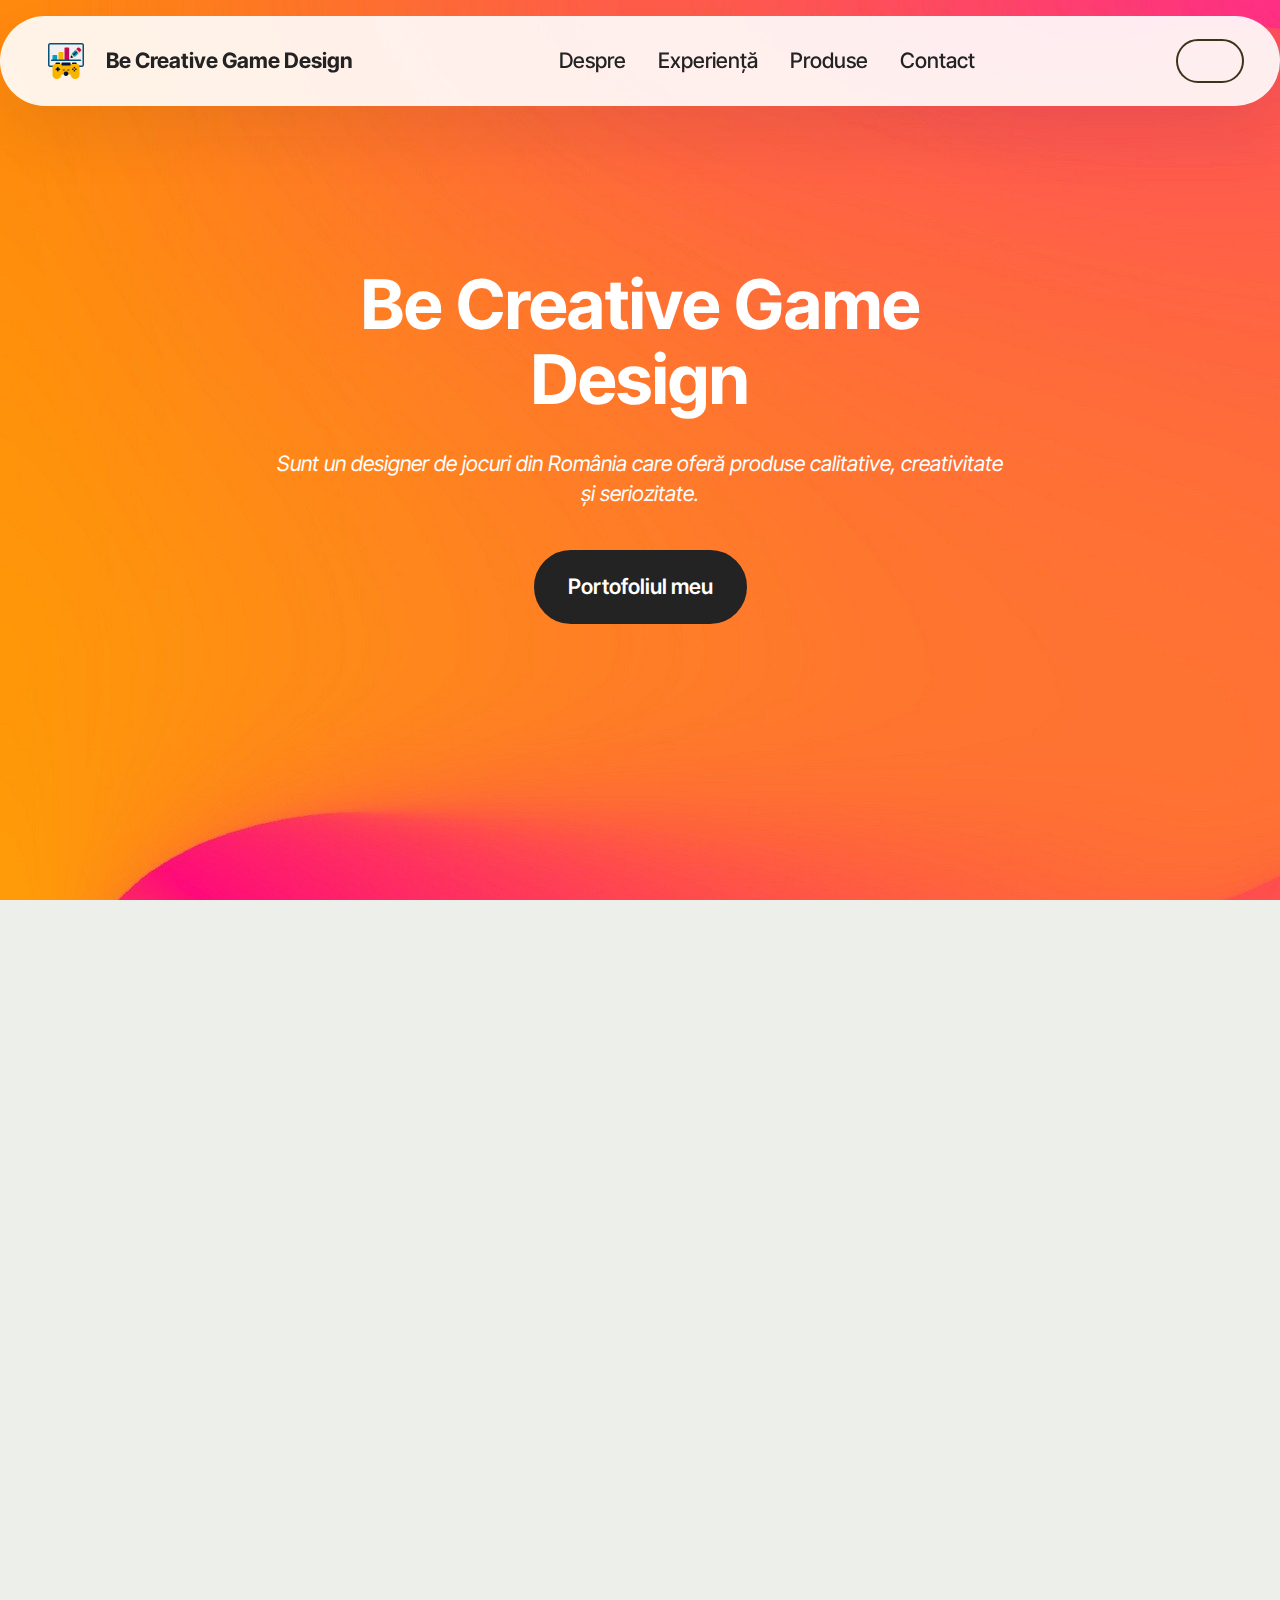
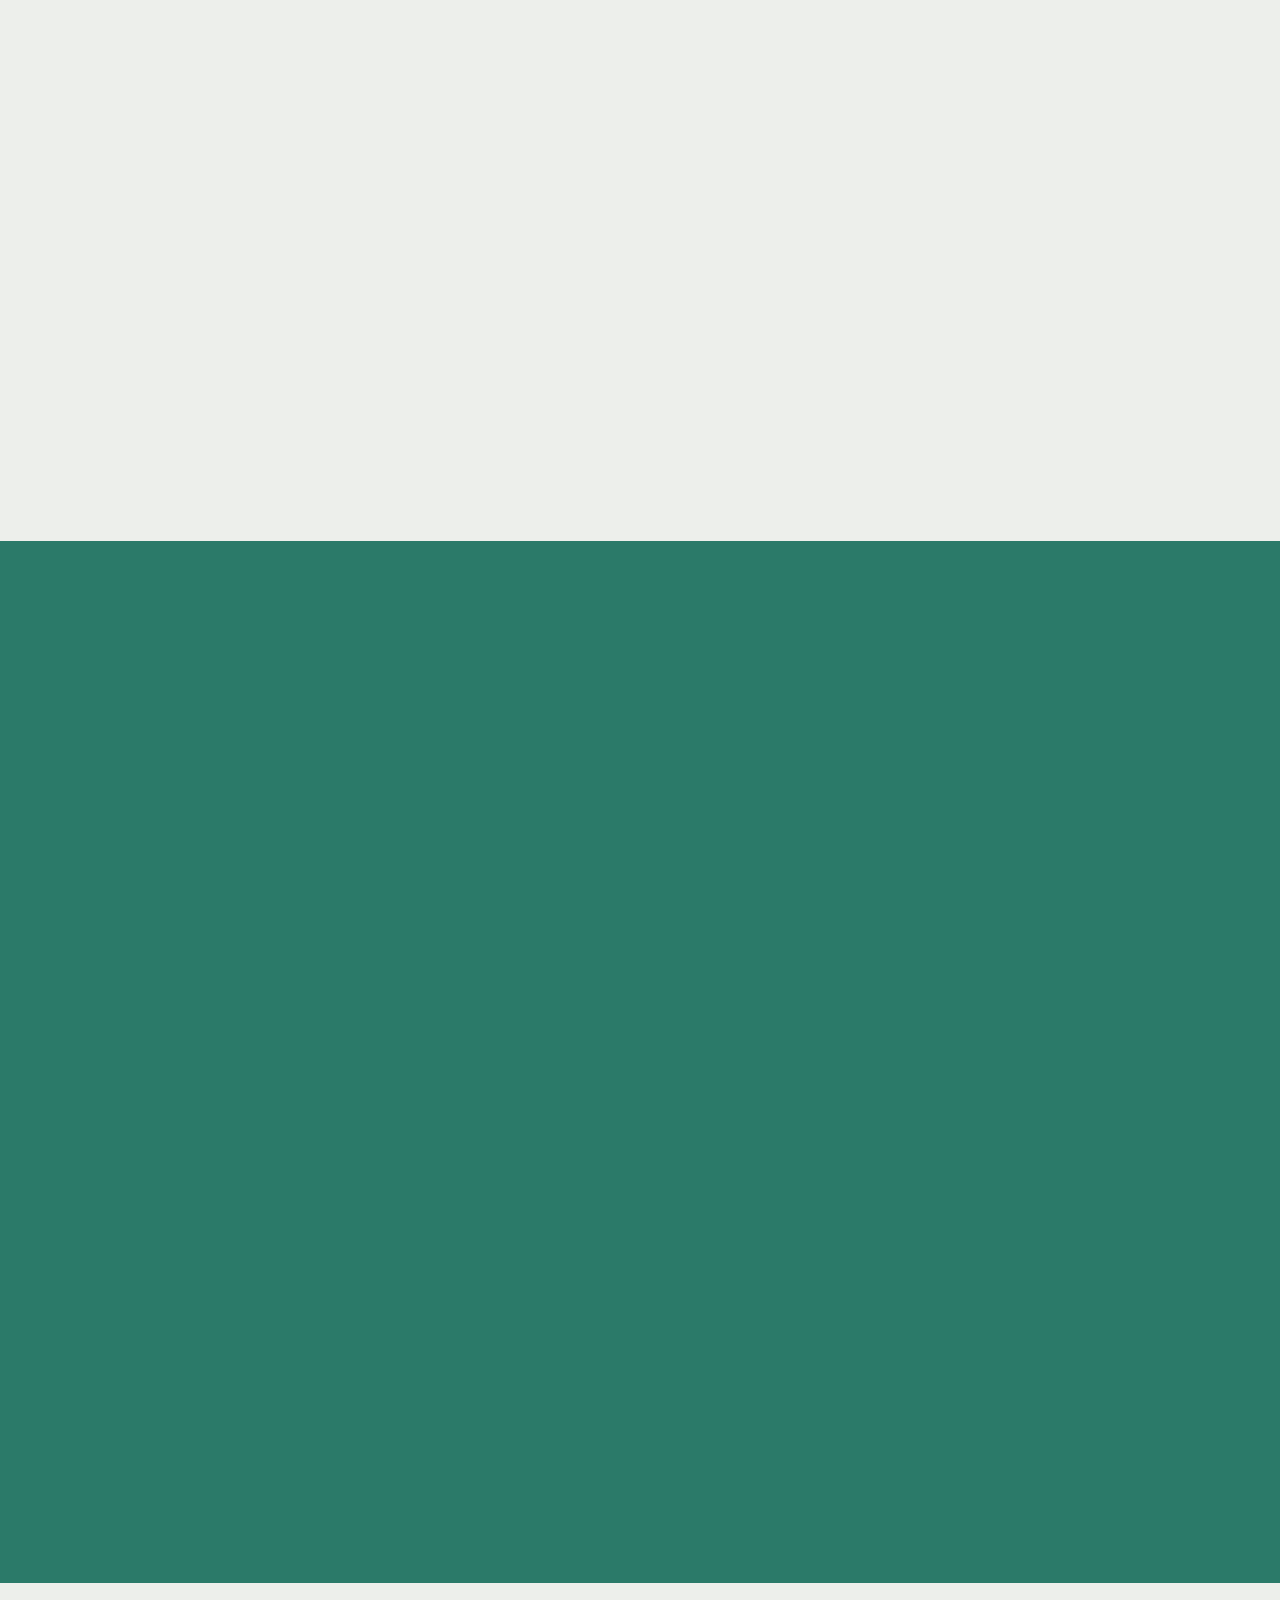
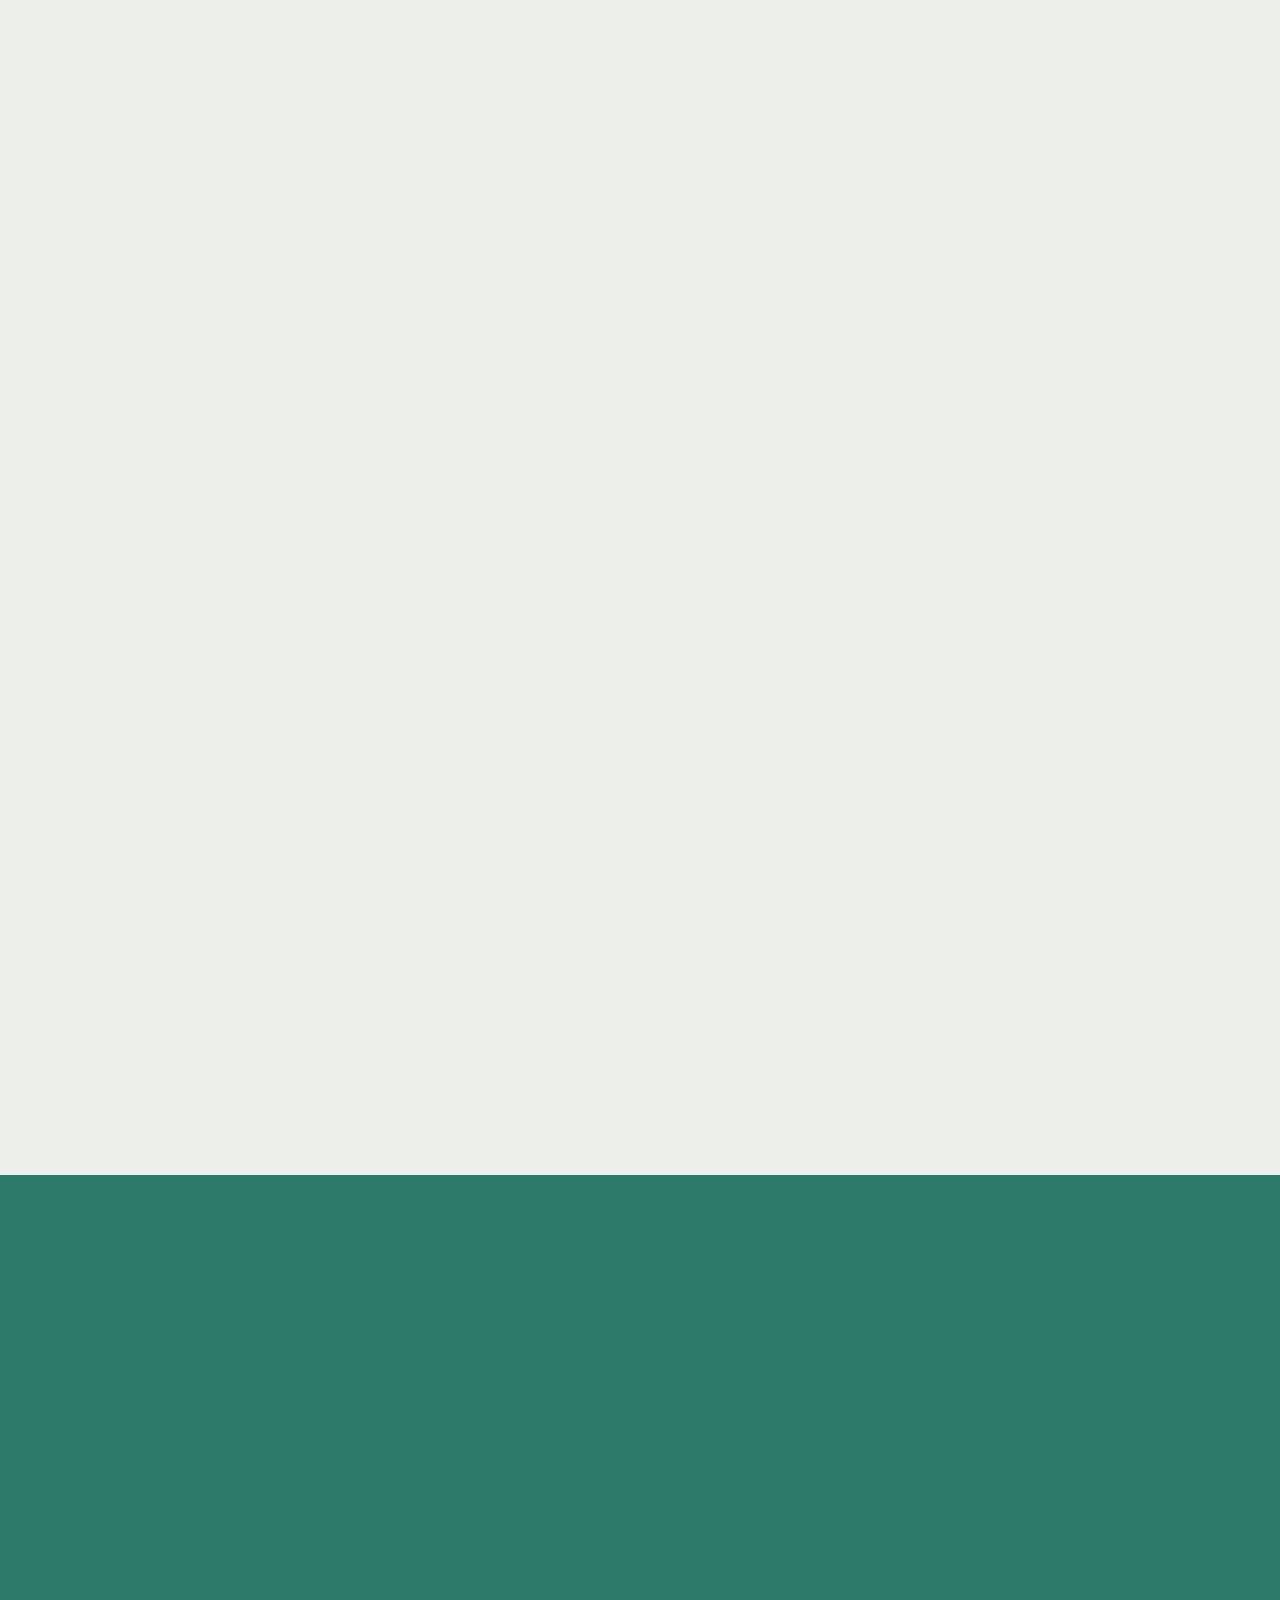
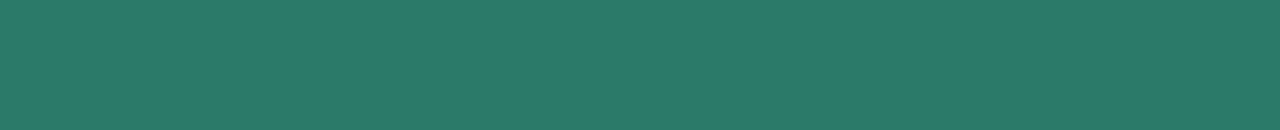
<file: index.html>
<!DOCTYPE html>
<html lang="ro" >
<head>
  <!-- Site made with Mobirise Website Builder v5.9.24, https://mobirise.com -->
  <meta charset="UTF-8">
  <meta http-equiv="X-UA-Compatible" content="IE=edge">
  <meta name="author" content="Lazar Alexandra">
  <meta name="viewport" content="width=device-width, initial-scale=1, minimum-scale=1">
  <link rel="shortcut icon" href="assets/images/logo-site-1-96x96.png" type="image/x-icon">
  <meta name="keywords" content="designer de jocuri, designer, portofoliu profesional, animații, design">
  <meta name="description" content="Portofoliul profesional al unui designer de jocuri">
  
  
  <title>Be Creative Game Design</title>
  <link rel="stylesheet" href="assets/web/assets/mobirise-icons2/mobirise2.css">
  <link rel="stylesheet" href="assets/bootstrap/css/bootstrap.min.css">
  <link rel="stylesheet" href="assets/bootstrap/css/bootstrap-grid.min.css">
  <link rel="stylesheet" href="assets/bootstrap/css/bootstrap-reboot.min.css">
  <link rel="stylesheet" href="assets/animatecss/animate.css">
  <link rel="stylesheet" href="assets/dropdown/css/style.css">
  <link rel="stylesheet" href="assets/socicon/css/styles.css">
  <link rel="stylesheet" href="assets/theme/css/style.css">
  <link rel="preload" href="https://fonts.googleapis.com/css?family=Inter+Tight:100,200,300,400,500,600,700,800,900,100i,200i,300i,400i,500i,600i,700i,800i,900i&display=swap" as="style" onload="this.onload=null;this.rel='stylesheet'">
  <noscript><link rel="stylesheet" href="https://fonts.googleapis.com/css?family=Inter+Tight:100,200,300,400,500,600,700,800,900,100i,200i,300i,400i,500i,600i,700i,800i,900i&display=swap"></noscript>
  <link rel="preload" as="style" href="assets/mobirise/css/mbr-additional.css?v=acJHHj"><link rel="stylesheet" href="assets/mobirise/css/mbr-additional.css?v=acJHHj" type="text/css">
   

</head>
<body>
  
  <div data-bs-version="5.1" class="menu menu2 cid-tJS6tZXiPa"  id="menu02-0">
	

	<nav class="navbar navbar-dropdown navbar-fixed-top navbar-expand-lg">
		<div class="container">
			<div class="navbar-brand">
				<span class="navbar-logo">
					<a href="index.html">
						<img src="assets/images/logo-site-1-96x96.png" alt="logo-ul site-ului" style="height: 3rem;">
					</a>
				</span>
				<span class="navbar-caption-wrap"><a class="navbar-caption text-black display-4" href="index.html#header09-2c">Be Creative Game Design</a></span>
			</div>
			<button class="navbar-toggler" type="button" data-toggle="collapse" data-bs-toggle="collapse" data-target="#navbarSupportedContent" data-bs-target="#navbarSupportedContent" aria-controls="navbarNavAltMarkup" aria-expanded="false" aria-label="Toggle navigation">
				<div class="hamburger">
				</div>
			</button>
			<div class="collapse navbar-collapse" id="navbarSupportedContent">
				<ul class="navbar-nav nav-dropdown" data-app-modern-menu="true"><li class="nav-item">
						<a class="nav-link link text-black text-primary display-4" href="index.html#header09-2c">Despre</a>
					</li><li class="nav-item"><a class="nav-link link text-black text-primary display-4" href="page1.html#header01-1z">Experiență</a></li>
					<li class="nav-item">
						<a class="nav-link link text-black text-primary display-4" href="page2.html#gallery02-21" aria-expanded="false">Produse</a>
					</li>
					<li class="nav-item">
						<a class="nav-link link text-black text-primary display-4" href="page3.html#article04-2b">Contact</a>
					</li></ul>
					<span></span>
					<span></span>
					<span></span>
					<span></span>
			
				
				<div class="navbar-buttons mbr-section-btn"><a class="btn btn-success-outline display-4" href="index.html#form02-6"></a></div>
			</div>
		</div>
	</nav>
</div>

<div data-bs-version="5.1" class="header09 startm5 cid-uzTDgaSx8e mbr-fullscreen" id="header09-2c">	
    
	
	
	<div class="container-fluid">
		<div class="row">
			<div class="content-wrap col-12 col-md-8">
				<h1 class="mbr-section-title mbr-fonts-style mbr-white mb-4 display-1"><strong>Be Creative Game Design</strong></h1>
				
				<p class="mbr-fonts-style mbr-text mbr-white mb-4 display-7"><em>Sunt un designer de jocuri din România care oferă produse calitative, creativitate și seriozitate.</em></p>
				<div class="mbr-section-btn"><a class="btn btn-black display-7" href="https://www.google.com/" target="_blank">Portofoliul meu</a></div>
			</div>
		</div>
	</div>
</div>

<div data-bs-version="5.1" class="header5 cid-tJS6uM4N87" id="header05-1">
	

	
	
	<div class="topbg"></div>
	<div class="align-center container">
		<div class="row justify-content-center">
			<div class="col-md-12 col-lg-9">
				<h2 class="mbr-section-title mbr-fonts-style mb-4 display-2"><strong>Despre</strong></h2>
				<p class="mbr-text mbr-fonts-style mb-4 display-7">Sunt un designer grafic și creator de ilustrații pentru jocuri. Am colaborat cu dezvoltatori de jocuri din România și din străinătate, oferind seriozitate, creativitate și calitate. Meseria mea combină pasiunea pentru jocuri cu abilitățile tehnice și creative pentru a aduce la viață lumi virtuale impresionante, contribuind la crearea unei experiențe captivante și imersive pentru jucători și având un rol
       esențial în dezvoltarea vizuală a unui joc.</p>
				
			</div>
		</div>
		<div class="row mt-5 justify-content-center">
			<div class="col-12 col-lg-12">
				<img src="assets/images/work7-1200x800.jpeg" alt="O persoană care editează o fotografie într-un program pe laptop și folosește un stilou special pe tip de mouse">
			</div>
		</div>
	</div>
</div>

<div data-bs-version="5.1" class="features4 cid-tMlEXTHLbS" id="features04-w">
	
	
	<div class="container">
		<div class="row justify-content-center">
			<div class="col-12 content-head">
				<div class="mbr-section-head mb-5">
					<h3 class="mbr-section-title mbr-fonts-style align-center mb-0 display-5"><strong>Studii anterioare</strong></h3>
					<p class="mbr-section-subtitle mbr-fonts-style align-center mb-0 mt-4 display-7">Am fost student în cadrul Academiei de Game Design din București din 2017 până in 2020, unde am studiat cursuri de desen, pictură, compoziție,
               design digital, ilustrații istoria artei, toate acestea fiind discipline care dezvoltă abilitățile artistice de bază. După finalizarea celor patru
               ani am obținut o diplomă de designer grafic, creator de animații și ilustrații și game developer. În 2021, am participat la cursuri organizate 
               de platforma Domestika iar în 2023, pe platforma SKVOT, unde am acumulat experiență și am participat la workshopuri ale designerilor celebri.</p>
					
				</div>
			</div>
		</div>
		<div class="row">
			
			
			<div class="item features-image col-12 col-md-6 col-lg-4 active">
				<div class="item-wrapper">
					<div class="item-img">
						<img src="assets/images/pexels-photo-1109541-600x400.jpg" alt="o schiță și o persoană care ține un pix în mână și desenează" data-slide-to="0" data-bs-slide-to="0">
					</div>
					<div class="item-content">
						<h4 class="item-title mbr-fonts-style display-5">Schițe</h4>
						
						<p class="mbr-text mbr-fonts-style display-7">Pentru început, desenez o schiță a ilustrației pe care vreau să o realizez digital.</p>
						
					</div>
				</div>
			</div><div class="item features-image col-12 col-md-6 col-lg-4">
				<div class="item-wrapper">
					<div class="item-img">
						<img src="assets/images/deer-1333814-1921-815x458.jpeg" alt="o ilustrație cu un ren galben pe fundal negru" data-slide-to="1" data-bs-slide-to="1">
					</div>
					<div class="item-content">
						<h4 class="item-title mbr-fonts-style display-5">Ilustrații</h4>
						
						<p class="mbr-text mbr-fonts-style display-7">În timpul cursurilor am experimentat cu diferite modele de ilustrații digitale.</p>
						
					</div>

				</div>
			</div><div class="item features-image col-12 col-md-6 col-lg-4">
				<div class="item-wrapper">
					<div class="item-img">
						<img src="assets/images/pexels-photo-276267-600x398.jpg" alt="șabloane colorate, maro, alb-negru" data-slide-to="2" data-bs-slide-to="2">
					</div>
					<div class="item-content">
						<h4 class="item-title mbr-fonts-style display-5">Șabloane și culori</h4>
						
						<p class="mbr-text mbr-fonts-style display-7">Ca designer, folosesc multe amestecuri de culori și șabloane pentru a crea combinația potrivită.</p>
						
					</div>
				</div>
			</div>
		</div>
	</div>
</div>

<section data-bs-version="5.1" class="people04 cid-uzLHlJCYvl" id="people04-1s">
	
	
	<div class="container">
		<div class="row mb-5 justify-content-center">
			<div class="col-12 mb-0 content-head">
				<h2 class="mbr-section-title mbr-fonts-style align-center mb-0 display-2">
					<strong>Testimoniale</strong></h2>
				
			</div>
		</div>
		<div class="row mbr-masonry" data-masonry="{&quot;percentPosition&quot;: true }">
			<div class="item features-without-image col-12 col-md-6 col-lg-4 active">
				<div class="item-wrapper">
					<div class="card-box align-left">
						<p class="card-text mbr-fonts-style display-7">Recomand cu încredere designurile create de Be Creative Game Design, pentru eficiența și ingeniozitatea animațiilor și ilustrațiilor care mi-au întrecut mereu standardele.</p>
						<div class="img-wrapper mt-4 mb-2">
							<img src="assets/images/test-1-160x211.jpg" alt="o fată brunetă cu căști, bluză albă și portocalie pe un fundal portocaliu" data-slide-to="0" data-bs-slide-to="0">
						</div>
						<p class="card-title mbr-fonts-style display-7"><strong>Jennifer</strong></p>
					</div>
				</div>
			</div>
			<div class="item features-without-image col-12 col-md-6 col-lg-4">
				<div class="item-wrapper">
					<div class="card-box align-left">
						<p class="card-text mbr-fonts-style display-7">Be Creative Game Design reușește să îmi întreacă așteptările de fiecare dată prin creativitatea și excelență cu care lucrează și care se observă în ilustrațiile la calitate înaltă.</p>
						<div class="img-wrapper mt-4 mb-2">
							<img src="assets/images/test-2.2-160x200.jpg" data-slide-to="1" data-bs-slide-to="1" alt="o fată brunetă îmbrăcată cu o bluză neagră, pe un fundal albastru">
						</div>
						<p class="card-title mbr-fonts-style display-7"><strong>Christina</strong></p>
					</div>
				</div>
			</div>
			<div class="item features-without-image col-12 col-md-6 col-lg-4">
				<div class="item-wrapper">
					<div class="card-box align-left">
						<p class="card-text mbr-fonts-style display-7">Ilustrațiile și designurile creatorului sunt la un nivel înalt, iar creativitatea și talentul se remarcă prin atenția la detalii și pasiunea cu care muncește acest creator, pentru a aduce personaje la viață.</p>
						<div class="img-wrapper mt-4 mb-2">
							<img src="assets/images/test-3-160x240.jpeg" data-slide-to="2" data-bs-slide-to="2" alt="o imagine a unei fete îmbrăcată în roșu pe fundal portocaliu">
						</div>
						<p class="card-title mbr-fonts-style display-7"><strong>Leyla</strong></p>
					</div>
				</div>
			</div>
			<div class="item features-without-image col-12 col-md-6 col-lg-4">
				<div class="item-wrapper">
					<div class="card-box align-left">
						<p class="card-text mbr-fonts-style display-7">Calitatea animațiilor și măiestria sunt excepționale, iar fiecare ilustrație aduce la viață personaje din jocurile preferate.</p>
						<div class="img-wrapper mt-4 mb-2">
							<img src="assets/images/testimonial-4-160x93.jpg" data-slide-to="3" data-bs-slide-to="3" alt="imagine alb-negru cu un băiat cu bluză neagră care zâmbește la cameră">
						</div>
						<p class="card-title mbr-fonts-style display-7">
							<strong>David</strong>
						</p>
					</div>
				</div>
			</div>
			<div class="item features-without-image col-12 col-md-6 col-lg-4">
				<div class="item-wrapper">
					<div class="card-box align-left">
						<p class="card-text mbr-fonts-style display-7">Be Creative Game Design m-a impresionat prin calitatea designului și spiritul inovator. Îl recomand tuturor!</p>
						<div class="img-wrapper mt-4 mb-2">
							<img src="assets/images/test-5-160x107.jpg" data-slide-to="4" data-bs-slide-to="4" alt="un bărbat cu ochelari și bluză neagră, iar în spatele său o clădire roșie cu alb și cu ferestre ">
						</div>
						<p class="card-title mbr-fonts-style display-7"><strong>Luca</strong></p>
					</div>
				</div>
			</div>
			<div class="item features-without-image col-12 col-md-6 col-lg-4">
				<div class="item-wrapper">
					<div class="card-box align-left">
						<p class="card-text mbr-fonts-style display-7">Cel mai bun designer și ilustrator. Lucrează ordonat, e creativ și comunicativ. A fost o plăcere să colaborăm pentru proiecte!</p>
						<div class="img-wrapper mt-4 mb-2">
							<img src="assets/images/test-6-160x240.jpg" data-slide-to="5" data-bs-slide-to="5" alt="un bărbat care zâmbește, îmbrăcat cu o cămașă albastră și pantaloni negri">
						</div>
						<p class="card-title mbr-fonts-style display-7"><strong>Daniel</strong></p>
					</div>
				</div>
			</div>
		</div>
	</div>
</section>

<div data-bs-version="5.1" class="footer1 programm5 cid-tJS9NNcTLZ"  id="footer03-8">

        

    

    <div class="container">
        <div class="row">

            <div class="row-links mb-4">
                <ul class="header-menu">
                  
                  
                  
                  
                <li class="header-menu-item mbr-fonts-style display-7"><strong>Contactează-mă pe rețelele de socializare:</strong></li></ul>
              </div>

            <div class="col-12">
                <div class="social-row">
                    <div class="soc-item">
                        <a href="https://www.facebook.com/" target="_blank">
                            <span class="mbr-iconfont display-7 socicon-facebook socicon"></span>
                        </a>
                    </div>
                    <div class="soc-item">
                        <a href="https://x.com/X" target="_blank">
                            <span class="mbr-iconfont socicon-twitter socicon"></span>
                        </a>
                    </div>
                    <div class="soc-item">
                        <a href="https://www.instagram.com/instagram/" target="_blank">
                            <span class="mbr-iconfont socicon-instagram socicon"></span>
                        </a>
                    </div>
                    <div class="soc-item">
                        <a href="https://www.tiktok.com/en/" target="_blank">
                            <span class="mbr-iconfont socicon-tiktok socicon"></span>
                        </a>
                    </div>
                    <div class="soc-item">
                        <a href="https://www.youtube.com/" target="_blank">
                            <span class="mbr-iconfont socicon-youtube socicon"></span>
                        </a>
                    </div>
                </div>
            </div>
            <div class="col-12 mt-5">
                <p class="mbr-fonts-style copyright display-7">sau la telefon:<a href="tel:0741234567" class="text-black">0741234567</a><br>email:<a href="mailto:becreativegamedesign@gmail.com" class="text-black text-primary"></a><a href="mailto:becreativegamedesign@gmail.com" class="text-black">becreativegamedesign@gmail.com</a><br><a href="https://play.google.com/store/apps/details?id=com.google.android.gm&hl=en" class="text-black"><br></a>
<br>©Be Creative Game Design  - Toate drepturile rezervate.</p>
       </div>
            </div>
        </div>
	</div><div class="display-7" style="padding: 0;align-items: center;justify-content: center;flex-wrap: wrap;    align-content: center;display: flex;position: relative;height: 4rem;"><a href="https://mobiri.se/3701371" style="flex: 1 1;height: 4rem;position: absolute;width: 100%;z-index: 1;"><img alt="" style="height: 4rem;" src="[data-uri]"></a><p style="margin: 0;text-align: center;" class="display-7">&#8204;</p><a style="z-index:1" href="https://mobirise.com/builder/ai-website-builder.html">AI Website Software</a></div><script src="assets/bootstrap/js/bootstrap.bundle.min.js"></script>  <script src="assets/smoothscroll/smooth-scroll.js"></script>  <script src="assets/ytplayer/index.js"></script>  <script src="assets/dropdown/js/navbar-dropdown.js"></script>  <script src="assets/masonry/masonry.pkgd.min.js"></script>  <script src="assets/imagesloaded/imagesloaded.pkgd.min.js"></script>  <script src="assets/theme/js/script.js"></script>  
  
  
  <input name="animation" type="hidden">
  </body>
</html>
</file>
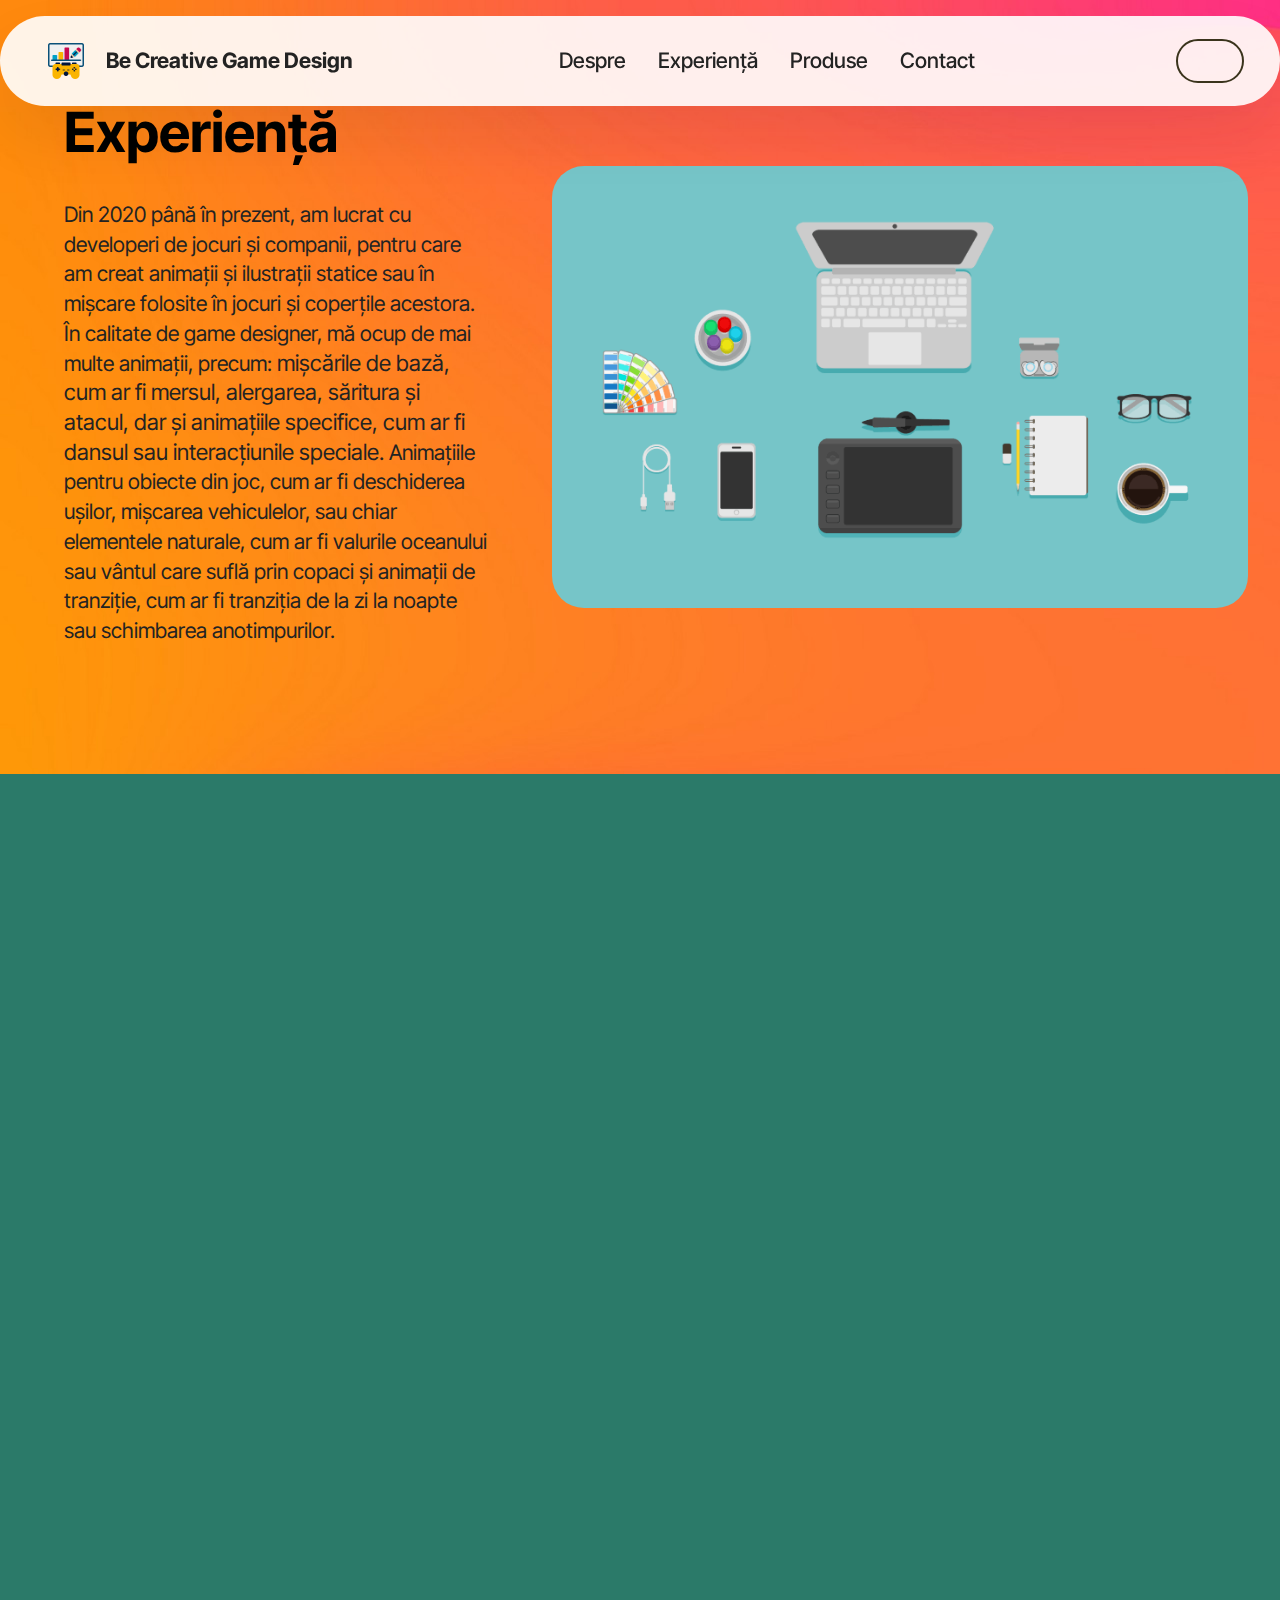
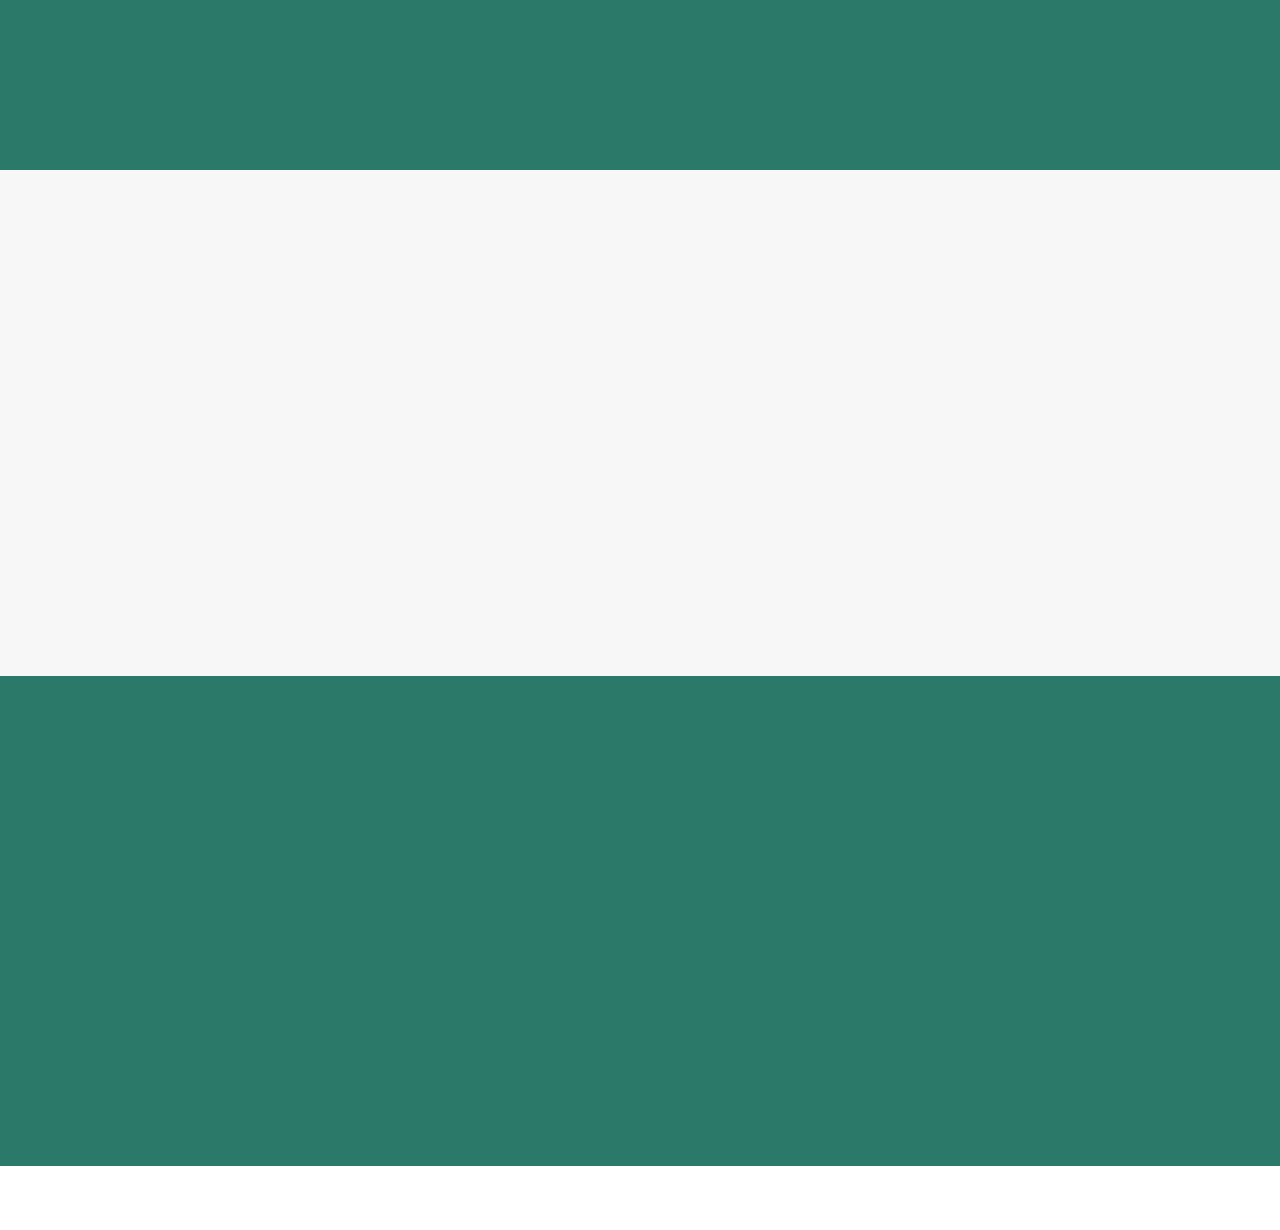
<file: page1.html>
<!DOCTYPE html>
<html lang="ro" >
<head>
  <!-- Site made with Mobirise Website Builder v5.9.24, https://mobirise.com -->
  <meta charset="UTF-8">
  <meta http-equiv="X-UA-Compatible" content="IE=edge">
  <meta name="author" content="Lazar Alexandra">
  <meta name="viewport" content="width=device-width, initial-scale=1, minimum-scale=1">
  <link rel="shortcut icon" href="assets/images/logo-site-1-96x96.png" type="image/x-icon">
  <meta name="keywords" content="designer de jocuri, designer, portofoliu profesional, animații, design">
  <meta name="description" content="Portofoliul profesional al unui designer de jocuri">
  
  
  <title>Experiență</title>
  <link rel="stylesheet" href="assets/web/assets/mobirise-icons2/mobirise2.css">
  <link rel="stylesheet" href="assets/bootstrap/css/bootstrap.min.css">
  <link rel="stylesheet" href="assets/bootstrap/css/bootstrap-grid.min.css">
  <link rel="stylesheet" href="assets/bootstrap/css/bootstrap-reboot.min.css">
  <link rel="stylesheet" href="assets/animatecss/animate.css">
  <link rel="stylesheet" href="assets/dropdown/css/style.css">
  <link rel="stylesheet" href="assets/socicon/css/styles.css">
  <link rel="stylesheet" href="assets/theme/css/style.css">
  <link rel="preload" href="https://fonts.googleapis.com/css?family=Inter+Tight:100,200,300,400,500,600,700,800,900,100i,200i,300i,400i,500i,600i,700i,800i,900i&display=swap" as="style" onload="this.onload=null;this.rel='stylesheet'">
  <noscript><link rel="stylesheet" href="https://fonts.googleapis.com/css?family=Inter+Tight:100,200,300,400,500,600,700,800,900,100i,200i,300i,400i,500i,600i,700i,800i,900i&display=swap"></noscript>
  <link rel="preload" as="style" href="assets/mobirise/css/mbr-additional.css?v=6izK6K"><link rel="stylesheet" href="assets/mobirise/css/mbr-additional.css?v=6izK6K" type="text/css">

  
  
  
</head>
<body>
  
  <div data-bs-version="5.1" class="menu menu2 cid-tJS6tZXiPa"  id="menu02-1n">
	

	<nav class="navbar navbar-dropdown navbar-fixed-top navbar-expand-lg">
		<div class="container">
			<div class="navbar-brand">
				<span class="navbar-logo">
					<a href="index.html">
						<img src="assets/images/logo-site-1-96x96.png" alt="logo-ul site-ului" style="height: 3rem;">
					</a>
				</span>
				<span class="navbar-caption-wrap"><a class="navbar-caption text-black display-4" href="index.html#header09-2c">Be Creative Game Design</a></span>
			</div>
			<button class="navbar-toggler" type="button" data-toggle="collapse" data-bs-toggle="collapse" data-target="#navbarSupportedContent" data-bs-target="#navbarSupportedContent" aria-controls="navbarNavAltMarkup" aria-expanded="false" aria-label="Toggle navigation">
				<div class="hamburger">
				</div>
			</button>
			<div class="collapse navbar-collapse" id="navbarSupportedContent">
				<ul class="navbar-nav nav-dropdown" data-app-modern-menu="true"><li class="nav-item">
						<a class="nav-link link text-black text-primary display-4" href="index.html#header09-2c">Despre</a>
					</li><li class="nav-item"><a class="nav-link link text-black text-primary display-4" href="page1.html#header01-1z">Experiență</a></li>
					<li class="nav-item">
						<a class="nav-link link text-black text-primary display-4" href="page2.html#gallery02-21" aria-expanded="false">Produse</a>
					</li>
					<li class="nav-item">
						<a class="nav-link link text-black text-primary display-4" href="page3.html#article04-2b">Contact</a>
					</li></ul>
					<span></span>
					<span></span>
					<span></span>
					<span></span>
				
				<div class="navbar-buttons mbr-section-btn"><a class="btn btn-success-outline display-4" href="index.html#form02-6"></a></div>
			</div>
		</div>
	</nav>
</div>

<div data-bs-version="5.1" class="header1 cid-uzLPOie8GC" id="header01-1z">
	

	
	

	<div class="container">
		<div class="row justify-content-center">
			<div class="col-12 col-md-12 col-lg-7 image-wrapper">
				<img class="w-100" src="assets/images/graphic-designer-800x508.png" alt="un laptop, o tabletă cu pix, ochelari, un carnețel, o cană cu cafea, un telefon și un cablu usb, căști și șabloane colorate ">
			</div>
			<div class="col-12 col-lg col-md-12">
				<div class="text-wrapper align-left">
					<h2 class="mbr-section-title mbr-fonts-style mb-4 display-2"><strong>Experiență</strong></h2>
					<p class="mbr-text mbr-fonts-style mb-4 display-7">Din 2020 până în prezent, am lucrat cu developeri de jocuri și companii, pentru care am creat animații și ilustrații statice sau în mișcare folosite în jocuri și coperțile acestora. În calitate de game designer, mă ocup de mai multe animații, precum:<span style="font-size: 1.4rem;">&nbsp;mișcările de bază, cum ar fi mersul, alergarea, săritura și atacul, dar și animațiile specifice, cum ar fi dansul&nbsp;</span><span style="font-size: 1.4rem;">sau interacțiunile speciale.&nbsp;</span>Animațiile pentru obiecte din joc, cum ar fi deschiderea ușilor, mișcarea vehiculelor, sau chiar elementele 
                naturale, cum ar fi valurile oceanului sau vântul care suflă prin copaci și animații de tranziție, cum ar fi tranziția de la zi la noapte 
                sau schimbarea anotimpurilor.</p>
					
				</div>
			</div>
		</div>
	</div>
</div>

<div data-bs-version="5.1" class="start article4 cid-uzLPOJB01l" id="article04-20">
	

	
	

	<div class="container">
		<div class="row justify-content-center">
			<div class="col-12 col-md-12 col-lg-6 image-wrapper">
				<img class="w-100" src="assets/images/photo-155-800x1000.jpg" alt="un program cu opțiuni legate de culoare, font de text, templates, librărie componentă">
			</div>
			<div class="col-12 col-md-12 col-lg">
				<div class="text-wrapper align-left">
					<h3 class="mbr-section-title mbr-fonts-style mb-4 display-5"><strong>Ce programe folosesc</strong></h3>
					<p class="mbr-text mbr-fonts-style mb-4 display-7">Pentru a crea animațiile, folosesc programe de încredere, care mă ajută să obțin designul dorit.Folosesc cel mai mult Adobe Animate și Cartoon Animator 4. <br>Adobe Animate este utilizat pentru design grafic vectorizat de calitate înaltă și animații pentru seriale de televiziune, 
          jocuri, websites, aplicații web, și este recomandată folosirea în proiecte profesionale, deoarece are un grad de dificultate mai ridicat.
          Cartoon Animator 4 este un software 2D de animație versatil, conceput pentru uzabilitatea sa ușoară și productivitate.Acesta transformă 
          imaginile în personaje animate, generează animații faciale cu expresiile persoanei și produce efecte vizuale în 2D.</p>
					
				</div>
			</div>
		</div>
	</div>
</div>

<div data-bs-version="5.1" class="features15 cid-uzWtj8QlR2" id="features015-2e">
	

	
	
	<div class="container">
		<div class="mbr-section-head mb-5">
			<h2 class="mbr-section-title mbr-fonts-style align-center mb-0 display-2"><strong>Ce calități mă recomandă</strong><strong></strong></h2>
			
		  </div>
		<div class="row justify-content-center">
			<div class="item features-without-image col-12 col-lg-4 active">
				<div class="item-wrapper">
					
					<div class="card-box">
						<h3 class="card-title mbr-fonts-style mb-3 display-5"><strong>Creativitate</strong></h3>
						<p class="card-text mbr-fonts-style display-7">Sunt o persoană plină de idei și care experimentează cu partea sa creativă constant prin proiectele mele.</p>
					</div>
				</div>
			</div><div class="item features-without-image col-12 col-lg-4">
				<div class="item-wrapper">
					
					<div class="card-box">
						<h3 class="card-title mbr-fonts-style mb-3 display-5"><strong>Eficacitate</strong></h3>
						<p class="card-text mbr-fonts-style display-7">Sunt ordonat, respect deadline-urile, iar clienții mei sunt mulțumiți de designurile create într-un scurt timp.</p>
					</div>
				</div>
			</div>
			
			<div class="item features-without-image col-12 col-lg-4">
				<div class="item-wrapper">
					
					<div class="card-box">
						<h3 class="card-title mbr-fonts-style mb-3 display-5"><strong>Simț estetic</strong></h3>
						<p class="card-text mbr-fonts-style display-7">Simțul estetic dezvoltat mă ajută să realizez o cromatică animațiilor și să identific probleme la nivel vizual.</p>
					</div>
				</div>
			</div>
		</div>
	</div>
</div>

<div data-bs-version="5.1" class="footer1 programm5 cid-uzWA8WTsqi"  id="footer03-2h">

        

    

    <div class="container">
        <div class="row">

            <div class="row-links mb-4">
                <ul class="header-menu">
                  
                  
                  
                  
                <li class="header-menu-item mbr-fonts-style display-7"><strong>Contactează-mă pe rețelele de socializare:</strong></li></ul>
              </div>

            <div class="col-12">
                <div class="social-row">
                    <div class="soc-item">
                        <a href="https://www.facebook.com/" target="_blank">
                            <span class="mbr-iconfont display-7 socicon-facebook socicon"></span>
                        </a>
                    </div>
                    <div class="soc-item">
                        <a href="https://x.com/X" target="_blank">
                            <span class="mbr-iconfont socicon-twitter socicon"></span>
                        </a>
                    </div>
                    <div class="soc-item">
                        <a href="https://www.instagram.com/instagram/" target="_blank">
                            <span class="mbr-iconfont socicon-instagram socicon"></span>
                        </a>
                    </div>
                    <div class="soc-item">
                        <a href="https://www.tiktok.com/en/" target="_blank">
                            <span class="mbr-iconfont socicon-tiktok socicon"></span>
                        </a>
                    </div>
                    <div class="soc-item">
                        <a href="https://www.youtube.com/" target="_blank">
                            <span class="mbr-iconfont socicon-youtube socicon"></span>
                        </a>
                    </div>
                </div>
            </div>
            <div class="col-12 mt-5">
                <p class="mbr-fonts-style copyright display-7">sau la telefon:<a href="tel:0741234567" class="text-black">0741234567</a><br>email:<a href="mailto:becreativegamedesign@gmail.com" class="text-black text-primary"></a><a href="mailto:becreativegamedesign@gmail.com" class="text-black">becreativegamedesign@gmail.com</a><br><a href="https://play.google.com/store/apps/details?id=com.google.android.gm&hl=en" class="text-black"><br></a>
<br>©Be Creative Game Design  - Toate drepturile rezervate.</p>
            </div>
        </div>
    </div>
</div><div class="display-7" style="padding: 0;align-items: center;justify-content: center;flex-wrap: wrap;    align-content: center;display: flex;position: relative;height: 4rem;"><a href="https://mobiri.se/3701371" style="flex: 1 1;height: 4rem;position: absolute;width: 100%;z-index: 1;"><img alt="" style="height: 4rem;" src="[data-uri]"></a><p style="margin: 0;text-align: center;" class="display-7">&#8204;</p><a style="z-index:1" href="https://mobirise.com/drag-drop-website-builder.html">Drag & Drop Website Builder</a></div><script src="assets/bootstrap/js/bootstrap.bundle.min.js"></script>  <script src="assets/smoothscroll/smooth-scroll.js"></script>  <script src="assets/ytplayer/index.js"></script>  <script src="assets/dropdown/js/navbar-dropdown.js"></script>  <script src="assets/theme/js/script.js"></script>  
  
  
  <input name="animation" type="hidden">
  </body>
</html>
</file>
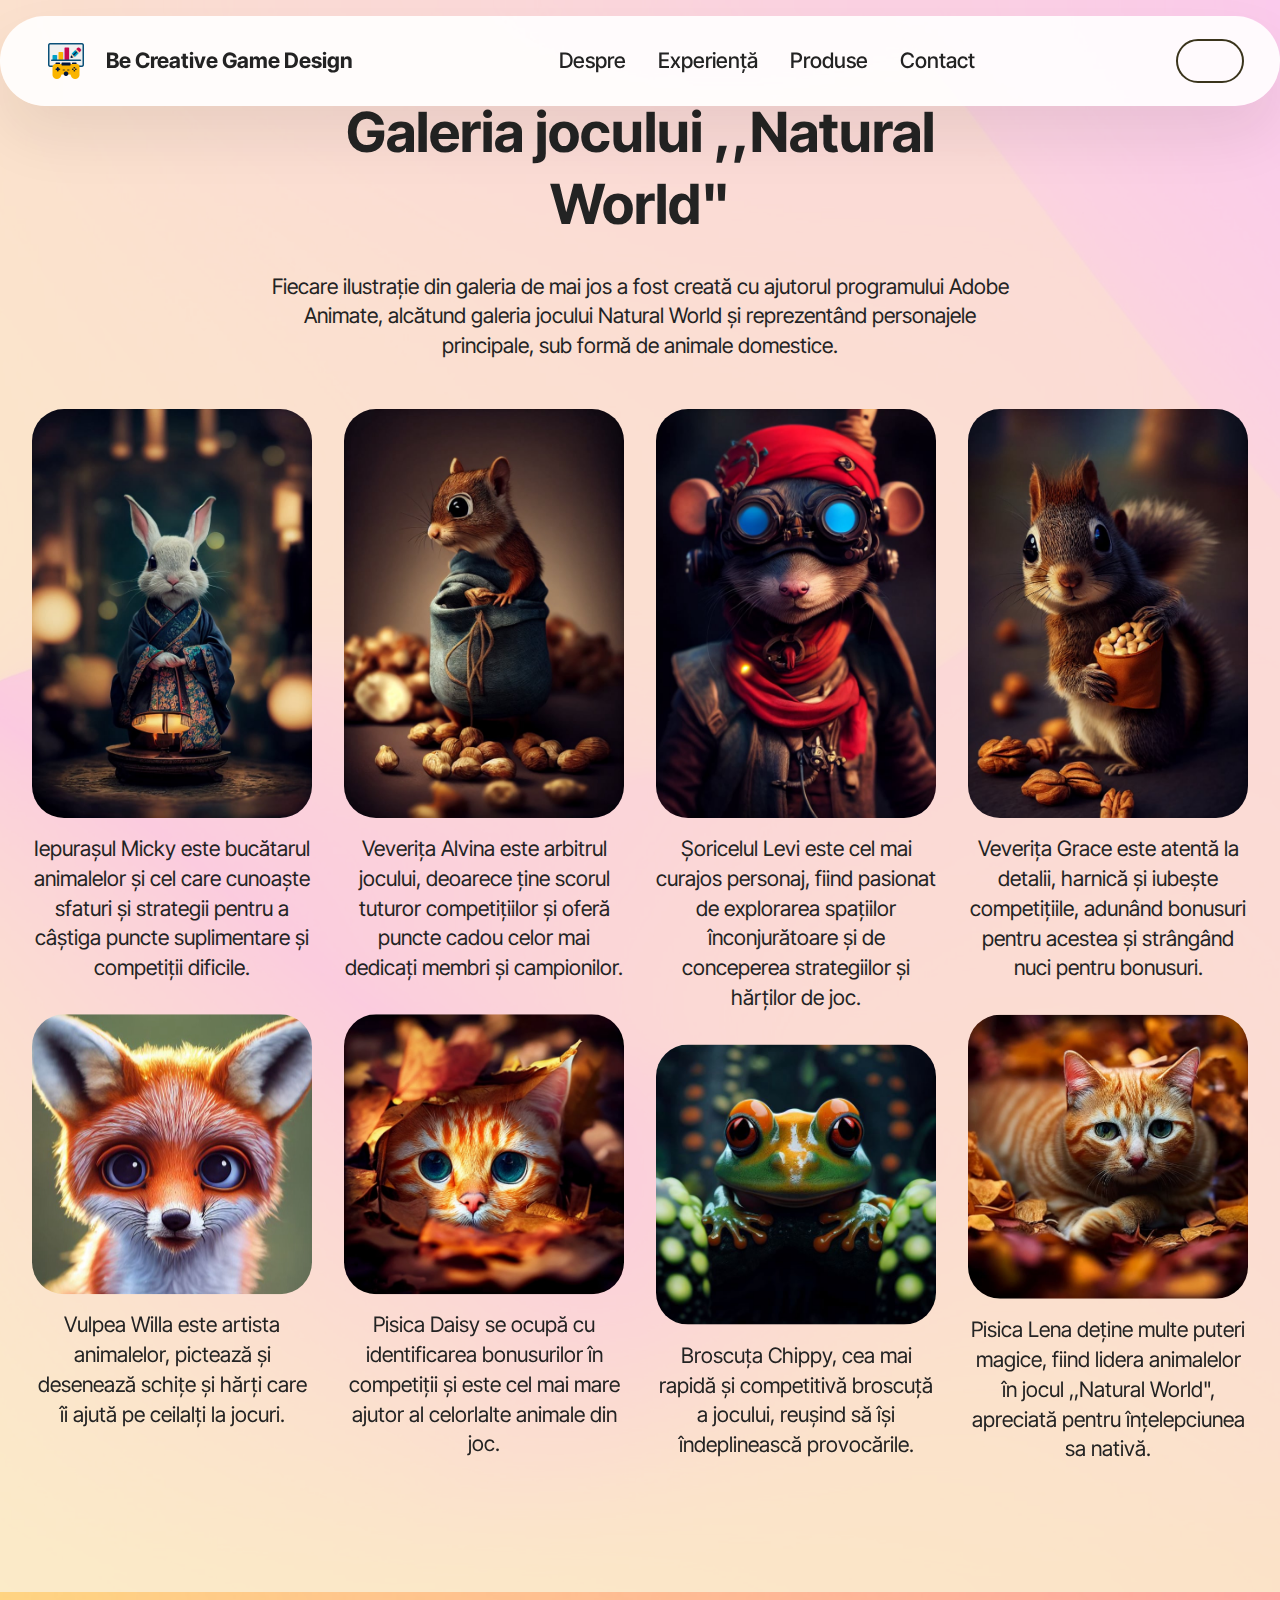
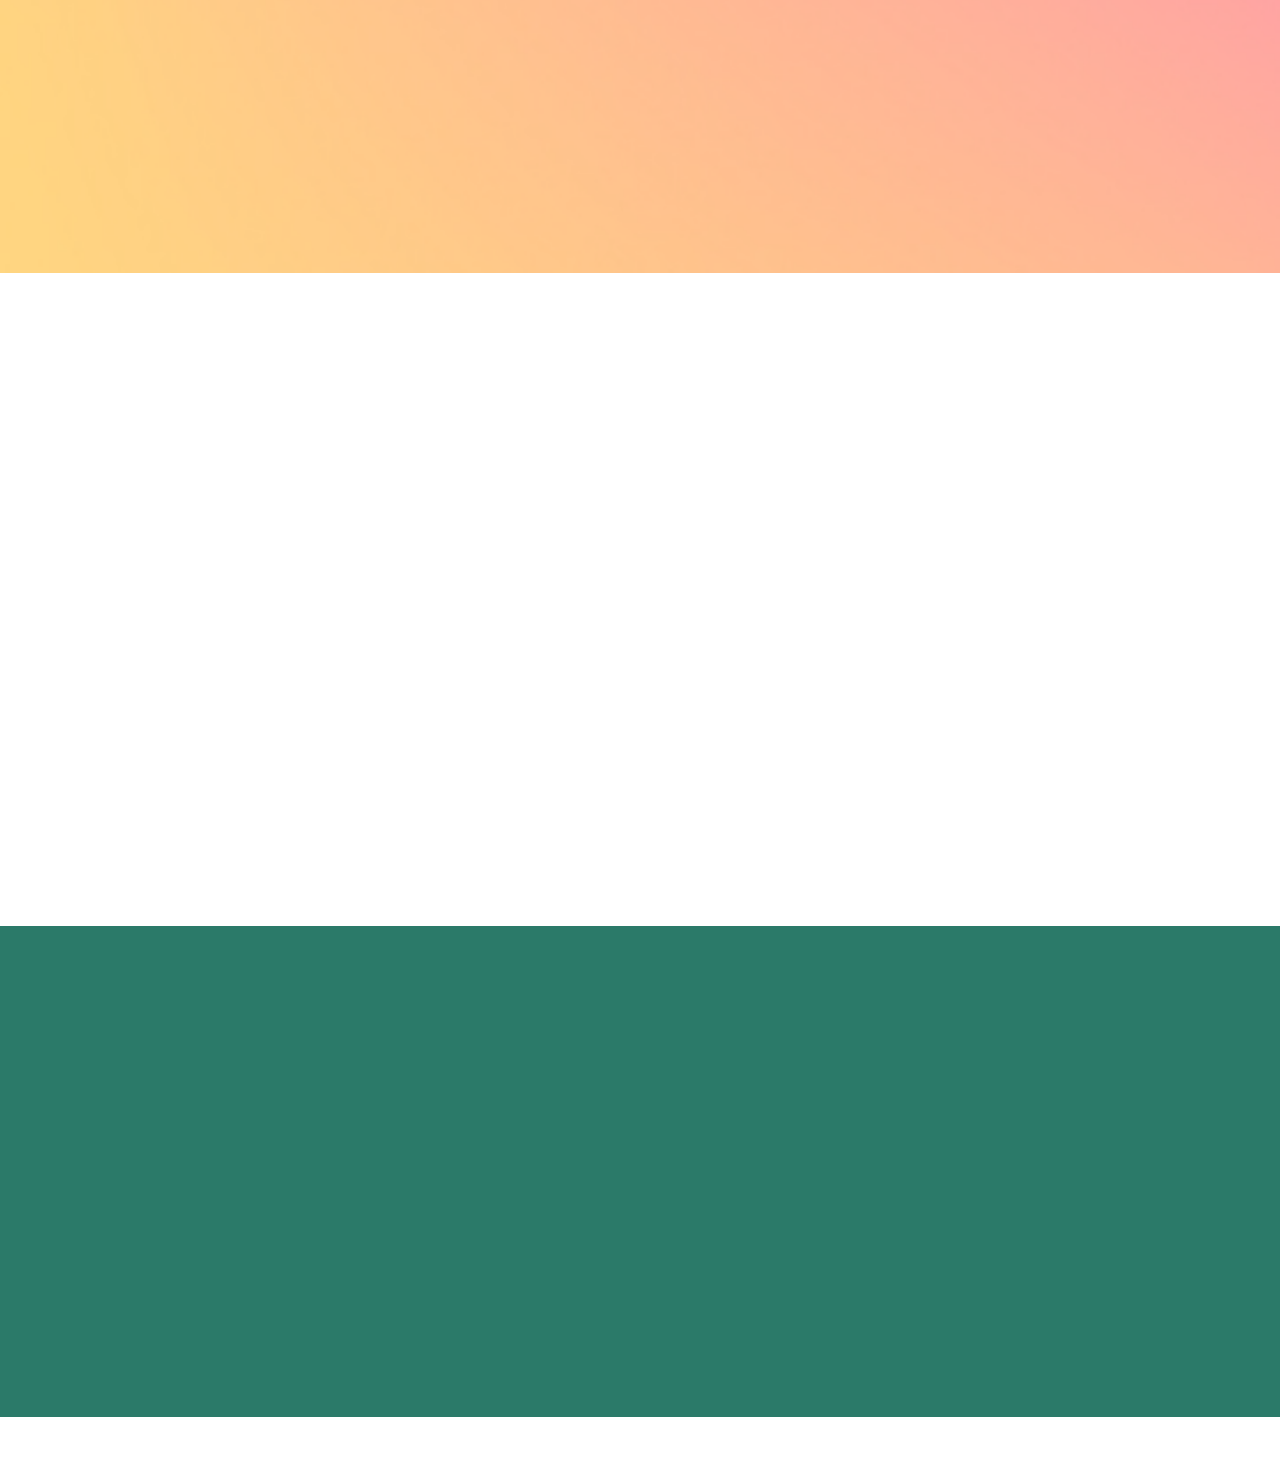
<file: page2.html>
<!DOCTYPE html>
<html lang="ro" >
<head>
  <!-- Site made with Mobirise Website Builder v5.9.24, https://mobirise.com -->
  <meta charset="UTF-8">
  <meta http-equiv="X-UA-Compatible" content="IE=edge">
  <meta name="author" content="Lazar Alexandra">
  <meta name="viewport" content="width=device-width, initial-scale=1, minimum-scale=1">
  <link rel="shortcut icon" href="assets/images/logo-site-1-96x96.png" type="image/x-icon">
  <meta name="keywords" content="designer de jocuri, designer, portofoliu profesional, animații, design">
  <meta name="description" content="Portofoliul profesional al unui designer de jocuri">
  
  
  <title>Produse</title>
  <link rel="stylesheet" href="assets/web/assets/mobirise-icons2/mobirise2.css">
  <link rel="stylesheet" href="assets/bootstrap/css/bootstrap.min.css">
  <link rel="stylesheet" href="assets/bootstrap/css/bootstrap-grid.min.css">
  <link rel="stylesheet" href="assets/bootstrap/css/bootstrap-reboot.min.css">
  <link rel="stylesheet" href="assets/parallax/jarallax.css">
  <link rel="stylesheet" href="assets/animatecss/animate.css">
  <link rel="stylesheet" href="assets/dropdown/css/style.css">
  <link rel="stylesheet" href="assets/socicon/css/styles.css">
  <link rel="stylesheet" href="assets/theme/css/style.css">
  <link rel="stylesheet" href="assets/gallery/style.css">
  <link rel="preload" href="https://fonts.googleapis.com/css?family=Inter+Tight:100,200,300,400,500,600,700,800,900,100i,200i,300i,400i,500i,600i,700i,800i,900i&display=swap" as="style" onload="this.onload=null;this.rel='stylesheet'">
  <noscript><link rel="stylesheet" href="https://fonts.googleapis.com/css?family=Inter+Tight:100,200,300,400,500,600,700,800,900,100i,200i,300i,400i,500i,600i,700i,800i,900i&display=swap"></noscript>
  <link rel="preload" as="style" href="assets/mobirise/css/mbr-additional.css?v=Byh6IN"><link rel="stylesheet" href="assets/mobirise/css/mbr-additional.css?v=Byh6IN" type="text/css">

  
  
  
</head>
<body>
  
  <section data-bs-version="5.1" class="menu menu2 cid-tJS6tZXiPa"  id="menu02-1t">
	

	<nav class="navbar navbar-dropdown navbar-fixed-top navbar-expand-lg">
		<div class="container">
			<div class="navbar-brand">
				<span class="navbar-logo">
					<a href="index.html">
						<img src="assets/images/logo-site-1-96x96.png" alt="logo-ul site-ului" style="height: 3rem;">
					</a>
				</span>
				<span class="navbar-caption-wrap"><a class="navbar-caption text-black display-4" href="index.html#header09-2c">Be Creative Game Design</a></span>
			</div>
			<button class="navbar-toggler" type="button" data-toggle="collapse" data-bs-toggle="collapse" data-target="#navbarSupportedContent" data-bs-target="#navbarSupportedContent" aria-controls="navbarNavAltMarkup" aria-expanded="false" aria-label="Toggle navigation">
				<div class="hamburger">
				</div>
			</button>
			<div class="collapse navbar-collapse" id="navbarSupportedContent">
				<ul class="navbar-nav nav-dropdown" data-app-modern-menu="true"><li class="nav-item">
						<a class="nav-link link text-black text-primary display-4" href="index.html#header09-2c">Despre</a>
					</li><li class="nav-item"><a class="nav-link link text-black text-primary display-4" href="page1.html#header01-1z">Experiență</a></li>
					<li class="nav-item">
						<a class="nav-link link text-black text-primary display-4" href="page2.html#gallery02-21" aria-expanded="false">Produse</a>
					</li>
					<li class="nav-item">
						<a class="nav-link link text-black text-primary display-4" href="page3.html#article04-2b">Contact</a>
					</li></ul>
                    <span></span>
					<span></span>
					<span></span>
					<span></span>
				
				<div class="navbar-buttons mbr-section-btn"><a class="btn btn-success-outline display-4" href="index.html#form02-6"></a></div>
			</div>
		</div>
	</nav>
</section>

<section data-bs-version="5.1" class="gallery1 mbr-gallery cid-uzLPYqpJsd" id="gallery02-21">
    

    
    <div class="mbr-overlay" style="opacity: 0.8; background-color: rgb(250, 250, 250);">
    </div>

    <div class="container-fluid">
        <div class="row justify-content-center">
            <div class="col-12 content-head">
                <div class="mbr-section-head mb-5">
                    <h2 class="mbr-section-title mbr-fonts-style align-center m-0 display-2"><strong>Galeria jocului ,,Natural World"</strong></h2>
                    <p class="mbr-section-subtitle mbr-fonts-style align-center mb-0 mt-4 display-7">Fiecare ilustrație din galeria de mai jos a fost creată cu ajutorul programului Adobe Animate, alcătund galeria jocului Natural World și reprezentând personajele principale, sub formă de animale domestice.</p>
                </div>
            </div>
        </div>
        <div class="row mbr-gallery mbr-masonry" data-masonry="{&quot;percentPosition&quot;: true }">
            <div class="col-12 col-md-6 col-lg-3 item gallery-image active">
                <div class="item-wrapper" data-toggle="modal" data-bs-toggle="modal" data-target="#uA9rHWErbM-modal" data-bs-target="#uA9rHWErbM-modal">
                    <img class="w-100" src="assets/images/bunny-646x944.jpg" alt="un iepuraș gri îmbrăcat în halat albastru urcat pe o masă maro cu un reflector care strălucește lângă." data-slide-to="0" data-bs-slide-to="0" data-target="#lb-uA9rHWErbM" data-bs-target="#lb-uA9rHWErbM">
                    <div class="icon-wrapper">
                        <span class="mobi-mbri mobi-mbri-search mbr-iconfont mbr-iconfont-btn"></span>
                    </div>
                </div>
                <p class="mbr-item-subtitle mbr-fonts-style align-center mb-0 mt-3 display-7">Iepurașul Micky este bucătarul animalelor și cel care cunoaște sfaturi și strategii pentru a câștiga puncte suplimentare și competiții dificile.</p>
            </div>
            
            <div class="col-12 col-md-6 col-lg-3 item gallery-image">
                <div class="item-wrapper" data-toggle="modal" data-bs-toggle="modal" data-target="#uA9rHWErbM-modal" data-bs-target="#uA9rHWErbM-modal">
                    <img class="w-100" src="assets/images/squirrel-in-a-bag-646x944.jpg" alt="o veveriță într-un sac albastru înconjurată de alune" data-slide-to="1" data-bs-slide-to="1" data-target="#lb-uA9rHWErbM" data-bs-target="#lb-uA9rHWErbM">
                    <div class="icon-wrapper">
                        <span class="mobi-mbri mobi-mbri-search mbr-iconfont mbr-iconfont-btn"></span>
                    </div>
                </div>
                <p class="mbr-item-subtitle mbr-fonts-style align-center mb-0 mt-3 display-7">Veverița Alvina este arbitrul jocului, deoarece ține scorul tuturor competițiilor și oferă puncte cadou celor mai dedicați membri și campionilor.</p>
            </div><div class="col-12 col-md-6 col-lg-3 item gallery-image">
                <div class="item-wrapper" data-toggle="modal" data-bs-toggle="modal" data-target="#uA9rHWErbM-modal" data-bs-target="#uA9rHWErbM-modal">
                    <img class="w-100" src="assets/images/mouse-646x944.jpg" alt="un șoricel cu ochelari albaștri, bandană și eșarfă roșie" data-slide-to="2" data-bs-slide-to="2" data-target="#lb-uA9rHWErbM" data-bs-target="#lb-uA9rHWErbM">
                    <div class="icon-wrapper">
                        <span class="mobi-mbri mobi-mbri-search mbr-iconfont mbr-iconfont-btn"></span>
                    </div>
                </div>
                <p class="mbr-item-subtitle mbr-fonts-style align-center mb-0 mt-3 display-7">Șoricelul Levi este cel mai curajos personaj, fiind pasionat de explorarea spațiilor înconjurătoare și de conceperea strategiilor și hărților de joc.</p>
            </div><div class="col-12 col-md-6 col-lg-3 item gallery-image">
                <div class="item-wrapper" data-toggle="modal" data-bs-toggle="modal" data-target="#uA9rHWErbM-modal" data-bs-target="#uA9rHWErbM-modal">
                    <img class="w-100" src="assets/images/squirre-646x945.jpg" alt="o veveriță care ține în brațe un sac cu alune și e înconjurată de nuci" data-slide-to="3" data-bs-slide-to="3" data-target="#lb-uA9rHWErbM" data-bs-target="#lb-uA9rHWErbM">
                    <div class="icon-wrapper">
                        <span class="mobi-mbri mobi-mbri-search mbr-iconfont mbr-iconfont-btn"></span>
                    </div>
                </div>
                <p class="mbr-item-subtitle mbr-fonts-style align-center mb-0 mt-3 display-7">Veverița Grace este atentă la detalii, harnică și iubește competițiile, adunând bonusuri pentru acestea și strângând nuci pentru bonusuri.</p>
            </div><div class="col-12 col-md-6 col-lg-3 item gallery-image">
                <div class="item-wrapper" data-toggle="modal" data-bs-toggle="modal" data-target="#uA9rHWErbM-modal" data-bs-target="#uA9rHWErbM-modal">
                    <img class="w-100" src="assets/images/foxy-fox-684x1000.jpeg" alt="o ilustrație cu o vulpe cu blană portocaliu cu alb care privește în față" data-slide-to="4" data-bs-slide-to="4" data-target="#lb-uA9rHWErbM" data-bs-target="#lb-uA9rHWErbM">
                    <div class="icon-wrapper">
                        <span class="mobi-mbri mobi-mbri-search mbr-iconfont mbr-iconfont-btn"></span>
                    </div>
                </div>
                <p class="mbr-item-subtitle mbr-fonts-style align-center mb-0 mt-3 display-7">Vulpea Willa este artista animalelor, pictează și desenează schițe și hărți care îi ajută pe ceilalți la jocuri.</p>
            </div><div class="col-12 col-md-6 col-lg-3 item gallery-image">
                <div class="item-wrapper" data-toggle="modal" data-bs-toggle="modal" data-target="#uA9rHWErbM-modal" data-bs-target="#uA9rHWErbM-modal">
                    <img class="w-100" src="assets/images/cat-2-646x646.jpg" alt="o pisică portocalie cu ochi albaștri înconjurată de frunze portocalii" data-slide-to="5" data-bs-slide-to="5" data-target="#lb-uA9rHWErbM" data-bs-target="#lb-uA9rHWErbM">
                    <div class="icon-wrapper">
                        <span class="mobi-mbri mobi-mbri-search mbr-iconfont mbr-iconfont-btn"></span>
                    </div>
                </div>
                <p class="mbr-item-subtitle mbr-fonts-style align-center mb-0 mt-3 display-7">Pisica Daisy se ocupă cu identificarea bonusurilor în competiții și este cel mai mare ajutor al celorlalte animale din joc.</p>
            </div><div class="col-12 col-md-6 col-lg-3 item gallery-image">
                <div class="item-wrapper" data-toggle="modal" data-bs-toggle="modal" data-target="#uA9rHWErbM-modal" data-bs-target="#uA9rHWErbM-modal">
                    <img class="w-100" src="assets/images/cat-646x646.jpeg" alt="O pisică portocalie cu ochi verzi care stă în frunze portocalii" data-slide-to="6" data-bs-slide-to="6" data-target="#lb-uA9rHWErbM" data-bs-target="#lb-uA9rHWErbM">
                    <div class="icon-wrapper">
                        <span class="mobi-mbri mobi-mbri-search mbr-iconfont mbr-iconfont-btn"></span>
                    </div>
                </div>
                <p class="mbr-item-subtitle mbr-fonts-style align-center mb-0 mt-3 display-7">Pisica Lena deține multe puteri magice, fiind lidera animalelor în jocul ,,Natural World", apreciată pentru înțelepciunea sa nativă.</p>
            </div>
            
            
            <div class="col-12 col-md-6 col-lg-3 item gallery-image">
                <div class="item-wrapper" data-toggle="modal" data-bs-toggle="modal" data-target="#uA9rHWErbM-modal" data-bs-target="#uA9rHWErbM-modal">
                    <img class="w-100" src="assets/images/broscuta-600x600.jpg" alt="o broscă verde cu ochi mari roșii privind în față" data-slide-to="7" data-bs-slide-to="7" data-target="#lb-uA9rHWErbM" data-bs-target="#lb-uA9rHWErbM">
                    <div class="icon-wrapper">
                        <span class="mobi-mbri mobi-mbri-search mbr-iconfont mbr-iconfont-btn"></span>
                    </div>
                </div>
                <p class="mbr-item-subtitle mbr-fonts-style align-center mb-0 mt-3 display-7">Broscuța Chippy, cea mai rapidă și competitivă broscuță a jocului, reușind să își îndeplinească provocările.</p>
            </div>
            
        </div>

        <div class="modal mbr-slider" tabindex="-1" role="dialog" aria-hidden="true" id="uA9rHWErbM-modal">
            <div class="modal-dialog" role="document">
                <div class="modal-content">
                    <div class="modal-body">
                        <div class="carousel slide" id="lb-uA9rHWErbM" data-interval="5000" data-bs-interval="5000">
                            <div class="carousel-inner">
                                <div class="carousel-item active">
                                    <img class="d-block w-100" src="assets/images/bunny-646x944.jpg" alt="un iepuraș gri îmbrăcat în halat albastru urcat pe o masă maro cu un reflector care strălucește lângă">
                                </div>
                                
                                <div class="carousel-item">
                                    <img class="d-block w-100" src="assets/images/squirrel-in-a-bag-646x944.jpg" alt="o veveriță într-un sac albastru înconjurată de alune">
                                </div><div class="carousel-item">
                                    <img class="d-block w-100" src="assets/images/mouse-646x944.jpg" alt="un șoricel cu ochelari albaștri, bandană și eșarfă roșie">
                                </div><div class="carousel-item">
                                    <img class="d-block w-100" src="assets/images/squirre-646x945.jpg" alt="o veveriță care ține în brațe un sac cu alune și e înconjurată de nuci">
                                </div><div class="carousel-item">
                                    <img class="d-block w-100" src="assets/images/foxy-fox-684x1000.jpeg" alt="o ilustrație cu o vulpe cu blană portocaliu cu alb care privește în față">
                                </div><div class="carousel-item">
                                    <img class="d-block w-100" src="assets/images/cat-2-646x646.jpg" alt="o pisică portocalie cu ochi albaștri înconjurată de frunze portocalii">
                                </div><div class="carousel-item">
                                    <img class="d-block w-100" src="assets/images/cat-646x646.jpeg" alt="O pisică portocalie cu ochi verzi care stă în frunze portocalii">
                                </div><div class="carousel-item">
                                    <img class="d-block w-100" src="assets/images/broscuta-600x600.jpg" alt="o broscă verde cu ochi mari roșii privind în față">
                                </div>
                                
                            </div>
                            <ol class="carousel-indicators">
                                <li data-slide-to="0" data-bs-slide-to="0" class="active" data-target="#lb-uA9rHWErbM" data-bs-target="#lb-uA9rHWErbM"></li>
                                <li data-slide-to="1" data-bs-slide-to="1" data-target="#lb-uA9rHWErbM" data-bs-target="#lb-uA9rHWErbM"></li>
                                <li data-slide-to="2" data-bs-slide-to="2" data-target="#lb-uA9rHWErbM" data-bs-target="#lb-uA9rHWErbM"></li>
                                <li data-slide-to="3" data-bs-slide-to="3" data-target="#lb-uA9rHWErbM" data-bs-target="#lb-uA9rHWErbM"></li>
                                <li data-slide-to="4" data-bs-slide-to="4" data-target="#lb-uA9rHWErbM" data-bs-target="#lb-uA9rHWErbM"></li>
                                <li data-slide-to="5" data-bs-slide-to="5" data-target="#lb-uA9rHWErbM" data-bs-target="#lb-uA9rHWErbM"></li><li data-slide-to="6" data-bs-slide-to="6" data-target="#lb-uA9rHWErbM" data-bs-target="#lb-uA9rHWErbM"></li>
                                <li data-slide-to="7" data-bs-slide-to="7" data-target="#lb-uA9rHWErbM" data-bs-target="#lb-uA9rHWErbM"></li>
                            </ol>
                            <a role="button" href="" class="close" data-dismiss="modal" data-bs-dismiss="modal" aria-label="Close">
                            </a>
                            <a class="carousel-control-prev carousel-control" role="button" data-slide="prev" data-bs-slide="prev" href="#lb-uA9rHWErbM">
                                <span class="mobi-mbri mobi-mbri-arrow-prev" aria-hidden="true"></span>
                                <span class="sr-only visually-hidden">Previous</span>
                            </a>
                            <a class="carousel-control-next carousel-control" role="button" data-slide="next" data-bs-slide="next" href="#lb-uA9rHWErbM">
                                <span class="mobi-mbri mobi-mbri-arrow-next" aria-hidden="true"></span>
                                <span class="sr-only visually-hidden">Next</span>
                            </a>
                        </div>
                    </div>
                </div>
            </div>
        </div>
    </div>
</section>

<section data-bs-version="5.1" class="slider4 mbr-embla cid-uzVLQ1ejpR mbr-parallax-background" id="slider04-2d">
    
    <div class="mbr-overlay" style="opacity: 0.5; background-color: rgb(255, 255, 255);">
    </div>
    <div class="container-fluid">
        <div class="row mb-5 justify-content-center">
            <div class="col-12 content-head">
                <h2 class="mbr-section-title mbr-fonts-style align-center mb-0 display-2"><strong>Proiecte anterioare- graphic design</strong></h2>
                <p class="mbr-section-subtitle mbr-fonts-style align-center mb-0 mt-4 display-7">Înainte de a crea animații, m-am ocupat de latura de design graphic, alcătuind un portofoliu de designuri, schițe desene și logo-uri, realizând proiecte pentru persoane, firme, companii, campanii publicitare, platforme și altele. Vă invit să aruncați o privire asupra unor proiecte semnificative create de mine și organizate în galeria aceasta.</p>
            </div>
        </div>
        <div class="row">
            <div class="col-12">
                <div class="embla position-relative" data-skip-snaps="true" data-align="center" data-contain-scroll="trimSnaps" data-loop="true" data-auto-play-interval="5" data-draggable="true">
                    <div class="embla__viewport">
                        <div class="embla__container">
                            <div class="embla__slide slider-image item active" style="margin-left: 1rem; margin-right: 1rem;">
                                <div class="slide-content">
                                    <div class="item-img">
                                        <div class="item-wrapper">
                                            <img src="assets/images/pexels-pixabay-414974-800x533.jpg" alt="un desen tip portret afișat pe un laptop, creioane, radiere, pagini și o borsetă" data-slide-to="0" data-bs-slide-to="0">
                                        </div>
                                    </div>
                                </div>
                            </div>
                            <div class="embla__slide slider-image item" style="margin-left: 1rem; margin-right: 1rem;">
                                <div class="slide-content">
                                    <div class="item-img">
                                        <div class="item-wrapper">
                                            <img src="assets/images/pexels-shkrabaanthony-4348401-800x535.jpg" alt="O persoană care desenează pe tabletă grafică, folosesțe un laptop drept inspirație și are o vază cu flori, o cană de cafea și alte instrumente pe masă "  data-slide-to="1" data-bs-slide-to="1">
                                        </div>
                                    </div>
                                </div>
                            </div><div class="embla__slide slider-image item" style="margin-left: 1rem; margin-right: 1rem;">
                                <div class="slide-content">
                                    <div class="item-img">
                                        <div class="item-wrapper">
                                            <img src="assets/images/pexels-shkrabaanthony-4348403-600x900.jpg" alt="O persoană care desenează pe tableta grafică în timp ce folosește un laptop și are plante și o cană de cafea pe masă"  data-slide-to="2" data-bs-slide-to="2">
                                        </div>
                                    </div>
                                </div>
                            </div><div class="embla__slide slider-image item" style="margin-left: 1rem; margin-right: 1rem;">
                                <div class="slide-content">
                                    <div class="item-img">
                                        <div class="item-wrapper">
                                            <img src="assets/images/pexels-daniele-2103096-3730210-800x533.jpeg" alt="o ilustrație a unui personaj dintr-un joc cu un fundal albastru" data-slide-to="3" data-bs-slide-to="3">
                                        </div>
                                    </div>
                                </div>
                            </div>
                            
                            
                            
                            <div class="embla__slide slider-image item" style="margin-left: 1rem; margin-right: 1rem;">
                            <div class="slide-content">
                                <div class="item-img">
                                    <div class="item-wrapper">
                                        <img src="assets/images/drawing-933207-800x531.jpeg" alt="un desen care ilustrează un dulap și linii împrejur și un creion "  data-slide-to="4" data-bs-slide-to="4">
                                    </div>
                                </div>
                            </div>
                            </div>
                            <div class="embla__slide slider-image item" style="margin-left: 1rem; margin-right: 1rem;">
                            <div class="slide-content">
                                <div class="item-img">
                                    <div class="item-wrapper">
                                        <img src="assets/images/pexels-photo-2265482-800x533.jpg" alt="o persoană care privește niște desene pe o tabletă grafică"  data-slide-to="5" data-bs-slide-to="5">
                                    </div>
                                </div>
                            </div>
                            </div><div class="embla__slide slider-image item" style="margin-left: 1rem; margin-right: 1rem;">
                            <div class="slide-content">
                                <div class="item-img">
                                    <div class="item-wrapper">
                                        <img src="assets/images/pexels-fotios-photos-16254609-800x1067.jpg" alt="o imagine a unei ilustrații cu o fată desenată într-un program pe laptop, desene în spate pe perete și o figurină lângă laptop"  data-slide-to="6" data-bs-slide-to="6">
                                    </div>
                                </div>
                            </div>
                            </div>
                        </div>
                    </div>
                    <button class="embla__button embla__button--prev">
                        <span class="mobi-mbri mobi-mbri-arrow-prev" aria-hidden="true"></span>
                        <span class="sr-only visually-hidden visually-hidden">Previous</span>
                    </button>
                    <button class="embla__button embla__button--next">
                        <span class="mobi-mbri mobi-mbri-arrow-next" aria-hidden="true"></span>
                        <span class="sr-only visually-hidden visually-hidden">Next</span>
                    </button>
                </div>
            </div>
        </div>
    </div>
</section>

<section data-bs-version="5.1" class="footer1 programm5 cid-uzWAcMWUDh"  id="footer03-2i">

        

    

    <div class="container">
        <div class="row">

            <div class="row-links mb-4">
                <ul class="header-menu">
                  
                  
                  
                  
                <li class="header-menu-item mbr-fonts-style display-7"><strong>Contactează-mă pe rețelele de socializare:</strong></li></ul>
              </div>

            <div class="col-12">
                <div class="social-row">
                    <div class="soc-item">
                        <a href="https://www.facebook.com/" target="_blank">
                            <span class="mbr-iconfont display-7 socicon-facebook socicon"></span>
                        </a>
                    </div>
                    <div class="soc-item">
                        <a href="https://x.com/X" target="_blank">
                            <span class="mbr-iconfont socicon-twitter socicon"></span>
                        </a>
                    </div>
                    <div class="soc-item">
                        <a href="https://www.instagram.com/instagram/" target="_blank">
                            <span class="mbr-iconfont socicon-instagram socicon"></span>
                        </a>
                    </div>
                    <div class="soc-item">
                        <a href="https://www.tiktok.com/en/" target="_blank">
                            <span class="mbr-iconfont socicon-tiktok socicon"></span>
                        </a>
                    </div>
                    <div class="soc-item">
                        <a href="https://www.youtube.com/" target="_blank">
                            <span class="mbr-iconfont socicon-youtube socicon"></span>
                        </a>
                    </div>
                </div>
            </div>
            <div class="col-12 mt-5">
                <p class="mbr-fonts-style copyright display-7">sau la telefon:<a href="tel:0741234567" class="text-black">0741234567</a><br>email:<a href="mailto:becreativegamedesign@gmail.com" class="text-black text-primary">&nbsp;</a><a href="mailto:becreativegamedesign@gmail.com" class="text-black">becreativegamedesign@gmail.com</a><br><a href="https://play.google.com/store/apps/details?id=com.google.android.gm&hl=en" class="text-black"><br></a>
<br>©Be Creative Game Design - Toate drepturile rezervate.</p>


            </div>
        </div>
    </div>
</section><div class="display-7" style="padding: 0;align-items: center;justify-content: center;flex-wrap: wrap;    align-content: center;display: flex;position: relative;height: 4rem;"><a href="https://mobiri.se/3701371" style="flex: 1 1;height: 4rem;position: absolute;width: 100%;z-index: 1;"><img alt="" style="height: 4rem;" src="[data-uri]"></a><p style="margin: 0;text-align: center;" class="display-7">&#8204;</p><a style="z-index:1" href="https://mobirise.com/builder/ai-website-builder.html">AI Website Software</a></div><script src="assets/bootstrap/js/bootstrap.bundle.min.js"></script>  <script src="assets/parallax/jarallax.js"></script>  <script src="assets/smoothscroll/smooth-scroll.js"></script>  <script src="assets/ytplayer/index.js"></script>  <script src="assets/dropdown/js/navbar-dropdown.js"></script>  <script src="assets/masonry/masonry.pkgd.min.js"></script>  <script src="assets/imagesloaded/imagesloaded.pkgd.min.js"></script>  <script src="assets/embla/embla.min.js"></script>  <script src="assets/embla/script.js"></script>  <script src="assets/theme/js/script.js"></script>  <script src="assets/gallery/player.min.js"></script>  <script src="assets/gallery/script.js"></script>  
  
  
  <input name="animation" type="hidden">
  </body>
</html>
</file>
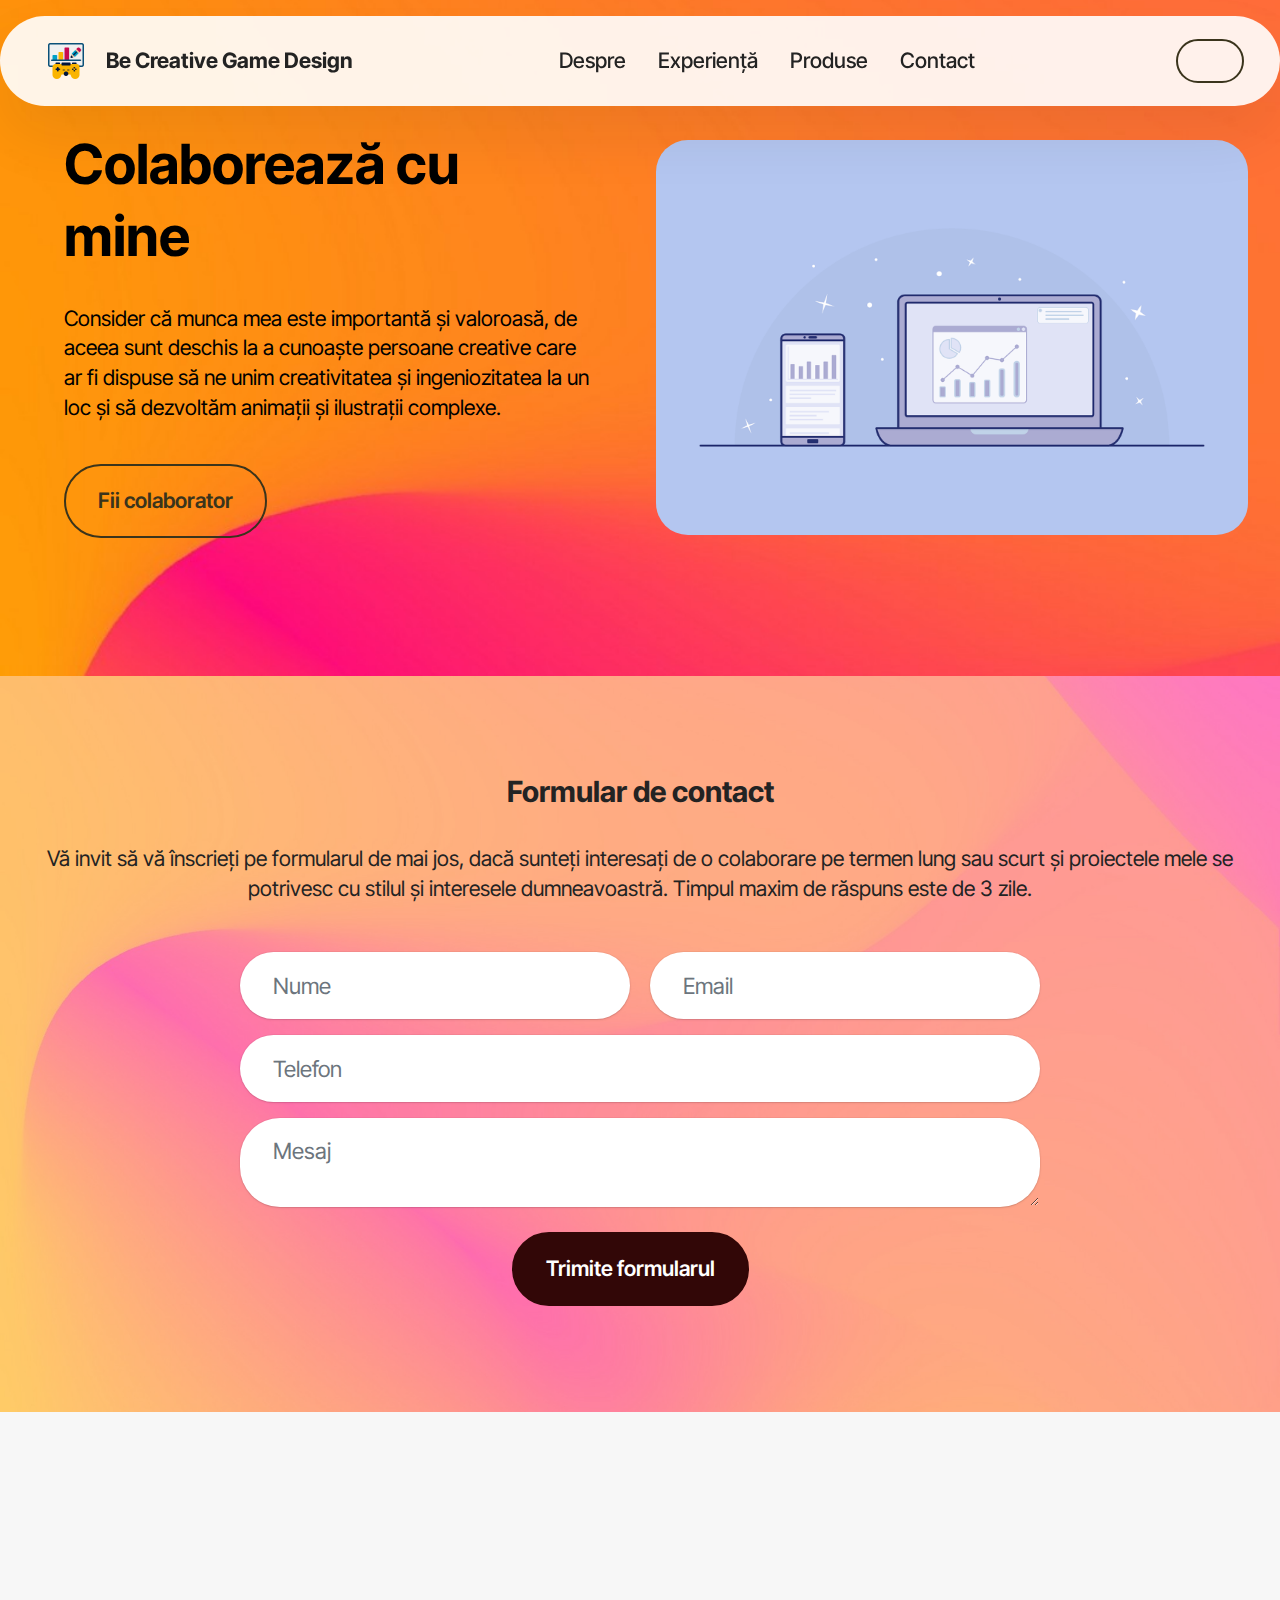
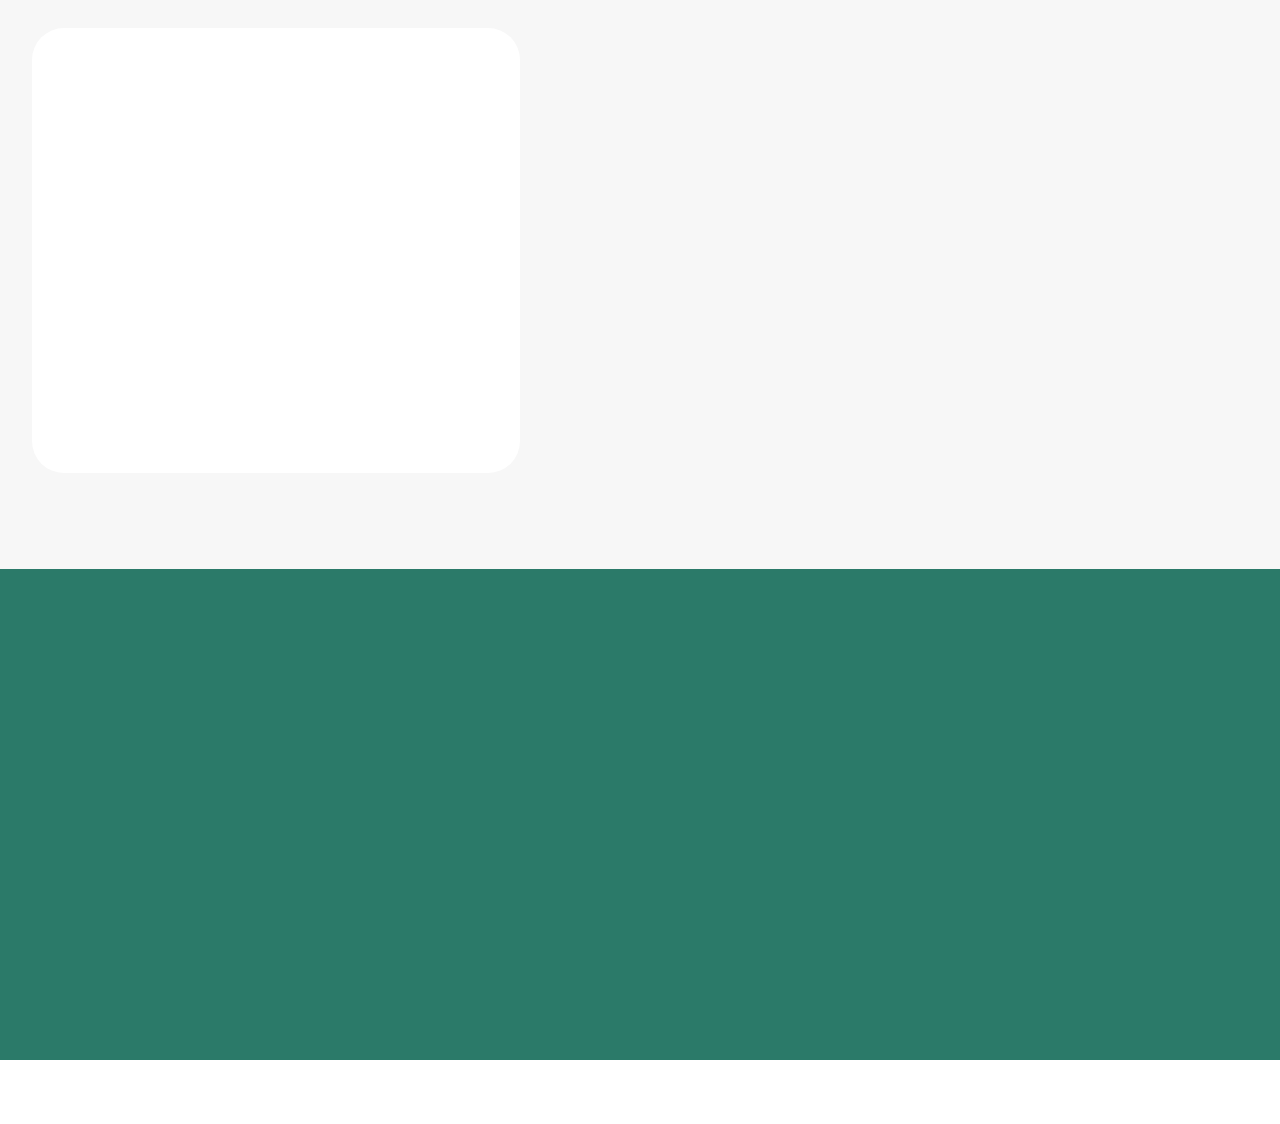
<file: page3.html>
<!DOCTYPE html>
<html lang="ro"  >
<head>
  <!-- Site made with Mobirise Website Builder v5.9.24, https://mobirise.com -->
  <meta charset="UTF-8">
  <meta http-equiv="X-UA-Compatible" content="IE=edge">
  <meta name="author" content="Lazar Alexandra">
  <meta name="viewport" content="width=device-width, initial-scale=1, minimum-scale=1">
  <link rel="shortcut icon" href="assets/images/logo-site-1-96x96.png" type="image/x-icon">
  <meta name="keywords" content="designer de jocuri, designer, portofoliu profesional, animații, design">
  <meta name="description" content="Portofoliul profesional al unui designer de jocuri">
  
  
  <title>Contact</title>
  <link rel="stylesheet" href="assets/web/assets/mobirise-icons2/mobirise2.css">
  <link rel="stylesheet" href="assets/bootstrap/css/bootstrap.min.css">
  <link rel="stylesheet" href="assets/bootstrap/css/bootstrap-grid.min.css">
  <link rel="stylesheet" href="assets/bootstrap/css/bootstrap-reboot.min.css">
  <link rel="stylesheet" href="assets/animatecss/animate.css">
  <link rel="stylesheet" href="assets/dropdown/css/style.css">
  <link rel="stylesheet" href="assets/socicon/css/styles.css">
  <link rel="stylesheet" href="assets/theme/css/style.css">
  <link rel="preload" href="https://fonts.googleapis.com/css?family=Inter+Tight:100,200,300,400,500,600,700,800,900,100i,200i,300i,400i,500i,600i,700i,800i,900i&display=swap" as="style" onload="this.onload=null;this.rel='stylesheet'">
  <noscript><link rel="stylesheet" href="https://fonts.googleapis.com/css?family=Inter+Tight:100,200,300,400,500,600,700,800,900,100i,200i,300i,400i,500i,600i,700i,800i,900i&display=swap"></noscript>
  <link rel="preload" as="style" href="assets/mobirise/css/mbr-additional.css?v=w4ckk8"><link rel="stylesheet" href="assets/mobirise/css/mbr-additional.css?v=w4ckk8" type="text/css">

  
  
  
</head>
<body>
  
  <section data-bs-version="5.1" class="menu menu2 cid-tJS6tZXiPa"  id="menu02-1v">
	

	<nav class="navbar navbar-dropdown navbar-fixed-top navbar-expand-lg">
		<div class="container">
			<div class="navbar-brand">
				<span class="navbar-logo">
					<a href="index.html">
						<img src="assets/images/logo-site-1-96x96.png" alt="logo-ul site-ului" style="height: 3rem;">
					</a>
				</span>
				<span class="navbar-caption-wrap"><a class="navbar-caption text-black display-4" href="index.html#header09-2c">Be Creative Game Design</a></span>
			</div>
			<button class="navbar-toggler" type="button" data-toggle="collapse" data-bs-toggle="collapse" data-target="#navbarSupportedContent" data-bs-target="#navbarSupportedContent" aria-controls="navbarNavAltMarkup" aria-expanded="false" aria-label="Toggle navigation">
				<div class="hamburger">
                </div>
			</button>
			<div class="collapse navbar-collapse" id="navbarSupportedContent">
				<ul class="navbar-nav nav-dropdown" data-app-modern-menu="true"><li class="nav-item">
						<a class="nav-link link text-black text-primary display-4" href="index.html#header09-2c">Despre</a>
					</li><li class="nav-item"><a class="nav-link link text-black text-primary display-4" href="page1.html#header01-1z">Experiență</a></li>
					<li class="nav-item">
						<a class="nav-link link text-black text-primary display-4" href="page2.html#gallery02-21" aria-expanded="false">Produse</a>
					</li>
					<li class="nav-item">
						<a class="nav-link link text-black text-primary display-4" href="page3.html#article04-2b">Contact</a>
					</li></ul>
                    <span></span>
					<span></span>
					<span></span>
					<span></span>
				
				<div class="navbar-buttons mbr-section-btn"><a class="btn btn-success-outline display-4" href="index.html#form02-6"></a></div>
			</div>
		</div>
	</nav>
</section>

<section data-bs-version="5.1" class="start article4 cid-uzTC5KO6gC" id="article04-2b">
	

	
	

	<div class="container">
		<div class="row justify-content-center">
			<div class="col-12 col-md-12 col-lg-6 image-wrapper">
				<img class="w-100" src="assets/images/interface-3614766-1280-800x534.png" alt="un laptop și un telefon cu grafice interactive pe ecrane și steluțe în spatele lor">
			</div>
			<div class="col-12 col-md-12 col-lg">
				<div class="text-wrapper align-left">
					<h2 class="mbr-section-title mbr-fonts-style mb-4 display-2"><strong>Colaborează cu mine</strong></h2>
					<p class="mbr-text mbr-fonts-style mb-4 display-7">Consider că munca mea este importantă și valoroasă, de aceea sunt deschis la a cunoaște persoane creative care ar fi dispuse să ne unim 
                 creativitatea și ingeniozitatea la un loc și să dezvoltăm animații și ilustrații complexe.</p>
					<div class="mbr-section-btn mt-3"><a class="btn btn-lg btn-success-outline display-7" href="https://www.google.com/">Fii colaborator</a></div>
				</div>
			</div>
		</div>
	</div>
</section>

<section data-bs-version="5.1" class="form5 cid-uzLQgBKPcs" id="form02-24">
    
    <div class="mbr-overlay"></div>
    <div class="container">
        <div class="mbr-section-head mb-5">
            <h3 class="mbr-section-title mbr-fonts-style align-center mb-0 display-5"><strong>Formular de contact</strong></h3>
            <p class="mbr-section-subtitle mbr-fonts-style align-center mb-0 mt-4 display-7">Vă invit să vă înscrieți pe formularul de mai jos, dacă sunteți interesați de o colaborare pe termen lung sau scurt și proiectele mele se potrivesc cu stilul și interesele dumneavoastră. Timpul maxim de răspuns este de 3 zile.</p>
        </div>
        <div class="row justify-content-center mt-4">
            <div class="col-lg-8 mx-auto mbr-form" data-form-type="formoid">
                <form action="https://mobirise.eu/" method="POST" class="mbr-form form-with-styler" data-form-title="Form Name"><input type="hidden" name="email" data-form-email="true" value="sWY+pm01JUKL/dZD4GVYnISpa/clOB0VGPY3Rcg2lq9SB96tBMZdk2PTgGrxLBxVMDq2FALoCe32uY+PgYp6PoSiJpyID0IL987SMmDHfzUzm+XK1l/Q2A4tQ/jlmAAq">
                    <div class="row">
                        <div hidden="hidden" data-form-alert="" class="alert alert-success col-12">Thanks for filling out the form!</div>
                        <div hidden="hidden" data-form-alert-danger="" class="alert alert-danger col-12">
                            Oops...! some problem!
                        </div>
                    </div>
                    <div class="dragArea row">
                        <div class="col-md col-sm-12 form-group mb-3" data-for="name">
                            <input type="text" name="name" placeholder="Nume" data-form-field="name" class="form-control" value="" id="name-form02-24">
                        </div>
                        <div class="col-md col-sm-12 form-group mb-3" data-for="email">
                            <input type="email" name="email" placeholder="Email" data-form-field="email" class="form-control" value="" id="email-form02-24">
                        </div>
                        <div class="col-12 form-group mb-3" data-for="phone">
                            <input type="tel" name="phone" placeholder="Telefon" data-form-field="phone" class="form-control" value="" id="phone-form02-24">
                        </div>
                        <div class="col-12 form-group mb-3" data-for="textarea">
                            <textarea name="textarea" placeholder="Mesaj" data-form-field="textarea" class="form-control" id="textarea-form02-24"></textarea>
                        </div>
                        <div class="col-lg-12 col-md-12 col-sm-12 align-center mbr-section-btn"><button type="submit" class="btn btn-info display-7">Trimite formularul</button></div>
                    </div>
                </form>
            </div>
        </div>
    </div>
</section>

<section data-bs-version="5.1" class="contacts2 map1 cid-uzLQh64QwY" id="contacts02-25">

    

    
    <div class="container">
        <div class="mbr-section-head mb-5">
            <h2 class="mbr-section-title mbr-fonts-style align-center mb-0 display-2">
                <strong>Contact</strong></h2>
            
        </div>
        <div class="row justify-content-center mt-4">
            <div class="card col-12 col-md-5">
                <div class="card-wrapper">
                    <div class="text-wrapper">
                        <p class="cardTitle mbr-fonts-style mb-2 display-5"><strong>Contactează-mă prin:</strong></p>
                    <ul class="list mbr-fonts-style display-7">
                        <li class="mbr-text item-wrap"><span style="font-size: 1.4rem;">Telefon: <a href="tel:0741234567" class="text-primary">0741234567</a></span></li><li class="mbr-text item-wrap"><span style="font-size: 1.4rem;">WhatsApp: </span><a href="https://wa.me/12345678910" class="text-primary" style="font-size: 1.4rem;">0 (800) 123 45 67</a><br></li>
                        <li class="mbr-text item-wrap">Email: <a href="mailto:becreativegamedesign@gmail.com" class="text-primary">becreativegamedesign@gmail.com</a></li><li class="mbr-text item-wrap"><br></li>
                        <li class="mbr-text item-wrap">Adresă: </li><li class="mbr-text item-wrap">Strada Mărășești nr.33, Cluj-Napoca 400394</li><li class="mbr-text item-wrap">Program de muncă:</li><li class="mbr-text item-wrap">9:00AM - 6:00PM</li>
                    </ul>
                    </div>
                </div>
            </div>
            <div class="map-wrapper col-12 col-md-7">
                <div class="google-map"><iframe frameborder="0" style="border:0" src="https://www.google.com/maps/embed?pb=!1m18!1m12!1m3!1d2732.127052995542!2d23.597607176261953!3d46.782100771126096!2m3!1f0!2f0!3f0!3m2!1i1024!2i768!4f13.1!3m3!1m2!1s0x47490ea745f15555%3A0x891e0b745f46a8df!2sDesign19!5e0!3m2!1sro!2sro!4v1737038134895!5m2!1sro!2sro" allowfullscreen=""></iframe></div>
            </div>
        </div>
    </div>
</section>

<section data-bs-version="5.1" class="footer1 programm5 cid-uzWAguqKCU"  id="footer03-2j">

        

    

    <div class="container">
        <div class="row">

            <div class="row-links mb-4">
                <ul class="header-menu">
                  
                  
                  
                  
                <li class="header-menu-item mbr-fonts-style display-7"><strong>Contactează-mă pe rețelele de socializare:</strong></li></ul>
              </div>

            <div class="col-12">
                <div class="social-row">
                    <div class="soc-item">
                        <a href="https://www.facebook.com/" target="_blank">
                            <span class="mbr-iconfont display-7 socicon-facebook socicon"></span>
                        </a>
                    </div>
                    <div class="soc-item">
                        <a href="https://x.com/X" target="_blank">
                            <span class="mbr-iconfont socicon-twitter socicon"></span>
                        </a>
                    </div>
                    <div class="soc-item">
                        <a href="https://www.instagram.com/instagram/" target="_blank">
                            <span class="mbr-iconfont socicon-instagram socicon"></span>
                        </a>
                    </div>
                    <div class="soc-item">
                        <a href="https://www.tiktok.com/en/" target="_blank">
                            <span class="mbr-iconfont socicon-tiktok socicon"></span>
                        </a>
                    </div>
                    <div class="soc-item">
                        <a href="https://www.youtube.com/" target="_blank">
                            <span class="mbr-iconfont socicon-youtube socicon"></span>
                        </a>
                    </div>
                </div>
            </div>
            <div class="col-12 mt-5">
                <p class="mbr-fonts-style copyright display-7">sau la telefon:<a href="tel:0741234567" class="text-black">0741234567</a><br>email:<a href="mailto:becreativegamedesign@gmail.com" class="text-black text-primary"></a><a href="mailto:becreativegamedesign@gmail.com" class="text-black">becreativegamedesign@gmail.com</a><br><a href="https://play.google.com/store/apps/details?id=com.google.android.gm&hl=en" class="text-black"><br></a>
<br>©Be Creative Game Design - Toate drepturile rezervate.</p>
            </div>
        </div>
    </div>
</section><div class="display-7" style="padding: 0;align-items: center;justify-content: center;flex-wrap: wrap;    align-content: center;display: flex;position: relative;height: 4rem;"><a href="https://mobiri.se/3701371" style="flex: 1 1;height: 4rem;position: absolute;width: 100%;z-index: 1;"><img alt="" style="height: 4rem;" src="[data-uri]"></a><p style="margin: 0;text-align: center;" class="display-7">&#8204;</p><a style="z-index:1" href="https://mobirise.com/offline-website-builder.html">Offline Website Creator</a></div><script src="assets/bootstrap/js/bootstrap.bundle.min.js"></script>  <script src="assets/smoothscroll/smooth-scroll.js"></script>  <script src="assets/ytplayer/index.js"></script>  <script src="assets/dropdown/js/navbar-dropdown.js"></script>  <script src="assets/theme/js/script.js"></script>  <script src="assets/formoid/formoid.min.js"></script>  
  
  
  <input name="animation" type="hidden">
  </body>
</html>
</file>
<file: assets/web/assets/mobirise-icons2/mobirise2.css>
@font-face {
  font-family: 'Moririse2';
  font-display: swap;
  src:  url('mobirise2.eot?f2bix4');
  src:  url('mobirise2.eot?f2bix4#iefix') format('embedded-opentype'),
    url('mobirise2.ttf?f2bix4') format('truetype'),
    url('mobirise2.woff?f2bix4') format('woff'),
    url('mobirise2.svg?f2bix4#mobirise2') format('svg');
  font-weight: normal;
  font-style: normal;
}

[class^="mobi-"], [class*=" mobi-"] {
  /* use !important to prevent issues with browser extensions that change fonts */
  font-family: 'Moririse2' !important;
  speak: none;
  font-style: normal;
  font-weight: normal;
  font-variant: normal;
  text-transform: none;
  line-height: 1;

  /* Better Font Rendering =========== */
  -webkit-font-smoothing: antialiased;
  -moz-osx-font-smoothing: grayscale;
}

.mobi-mbri-add-submenu:before {
  content: "\e900";
}
.mobi-mbri-alert:before {
  content: "\e901";
}
.mobi-mbri-align-center:before {
  content: "\e902";
}
.mobi-mbri-align-justify:before {
  content: "\e903";
}
.mobi-mbri-align-left:before {
  content: "\e904";
}
.mobi-mbri-align-right:before {
  content: "\e905";
}
.mobi-mbri-android:before {
  content: "\e906";
}
.mobi-mbri-apple:before {
  content: "\e907";
}
.mobi-mbri-arrow-down:before {
  content: "\e908";
}
.mobi-mbri-arrow-next:before {
  content: "\e909";
}
.mobi-mbri-arrow-prev:before {
  content: "\e90a";
}
.mobi-mbri-arrow-up:before {
  content: "\e90b";
}
.mobi-mbri-bold:before {
  content: "\e90c";
}
.mobi-mbri-bookmark:before {
  content: "\e90d";
}
.mobi-mbri-bootstrap:before {
  content: "\e90e";
}
.mobi-mbri-briefcase:before {
  content: "\e90f";
}
.mobi-mbri-browse:before {
  content: "\e910";
}
.mobi-mbri-bulleted-list:before {
  content: "\e911";
}
.mobi-mbri-calendar:before {
  content: "\e912";
}
.mobi-mbri-camera:before {
  content: "\e913";
}
.mobi-mbri-cart-add:before {
  content: "\e914";
}
.mobi-mbri-cart-full:before {
  content: "\e915";
}
.mobi-mbri-cash:before {
  content: "\e916";
}
.mobi-mbri-change-style:before {
  content: "\e917";
}
.mobi-mbri-chat:before {
  content: "\e918";
}
.mobi-mbri-clock:before {
  content: "\e919";
}
.mobi-mbri-close:before {
  content: "\e91a";
}
.mobi-mbri-cloud:before {
  content: "\e91b";
}
.mobi-mbri-code:before {
  content: "\e91c";
}
.mobi-mbri-contact-form:before {
  content: "\e91d";
}
.mobi-mbri-credit-card:before {
  content: "\e91e";
}
.mobi-mbri-cursor-click:before {
  content: "\e91f";
}
.mobi-mbri-cust-feedback:before {
  content: "\e920";
}
.mobi-mbri-database:before {
  content: "\e921";
}
.mobi-mbri-delivery:before {
  content: "\e922";
}
.mobi-mbri-desktop:before {
  content: "\e923";
}
.mobi-mbri-devices:before {
  content: "\e924";
}
.mobi-mbri-down:before {
  content: "\e925";
}
.mobi-mbri-download-2:before {
  content: "\e926";
}
.mobi-mbri-download:before {
  content: "\e927";
}
.mobi-mbri-drag-n-drop-2:before {
  content: "\e928";
}
.mobi-mbri-drag-n-drop:before {
  content: "\e929";
}
.mobi-mbri-edit-2:before {
  content: "\e92a";
}
.mobi-mbri-edit:before {
  content: "\e92b";
}
.mobi-mbri-error:before {
  content: "\e92c";
}
.mobi-mbri-extension:before {
  content: "\e92d";
}
.mobi-mbri-features:before {
  content: "\e92e";
}
.mobi-mbri-file:before {
  content: "\e92f";
}
.mobi-mbri-flag:before {
  content: "\e930";
}
.mobi-mbri-folder:before {
  content: "\e931";
}
.mobi-mbri-gift:before {
  content: "\e932";
}
.mobi-mbri-github:before {
  content: "\e933";
}
.mobi-mbri-globe-2:before {
  content: "\e934";
}
.mobi-mbri-globe:before {
  content: "\e935";
}
.mobi-mbri-growing-chart:before {
  content: "\e936";
}
.mobi-mbri-hearth:before {
  content: "\e937";
}
.mobi-mbri-help:before {
  content: "\e938";
}
.mobi-mbri-home:before {
  content: "\e939";
}
.mobi-mbri-hot-cup:before {
  content: "\e93a";
}
.mobi-mbri-idea:before {
  content: "\e93b";
}
.mobi-mbri-image-gallery:before {
  content: "\e93c";
}
.mobi-mbri-image-slider:before {
  content: "\e93d";
}
.mobi-mbri-info:before {
  content: "\e93e";
}
.mobi-mbri-italic:before {
  content: "\e93f";
}
.mobi-mbri-key:before {
  content: "\e940";
}
.mobi-mbri-laptop:before {
  content: "\e941";
}
.mobi-mbri-layers:before {
  content: "\e942";
}
.mobi-mbri-left-right:before {
  content: "\e943";
}
.mobi-mbri-left:before {
  content: "\e944";
}
.mobi-mbri-letter:before {
  content: "\e945";
}
.mobi-mbri-like:before {
  content: "\e946";
}
.mobi-mbri-link:before {
  content: "\e947";
}
.mobi-mbri-lock:before {
  content: "\e948";
}
.mobi-mbri-login:before {
  content: "\e949";
}
.mobi-mbri-logout:before {
  content: "\e94a";
}
.mobi-mbri-magic-stick:before {
  content: "\e94b";
}
.mobi-mbri-map-pin:before {
  content: "\e94c";
}
.mobi-mbri-menu:before {
  content: "\e94d";
}
.mobi-mbri-mobile-2:before {
  content: "\e94e";
}
.mobi-mbri-mobile-horizontal:before {
  content: "\e94f";
}
.mobi-mbri-mobile:before {
  content: "\e950";
}
.mobi-mbri-mobirise:before {
  content: "\e951";
}
.mobi-mbri-more-horizontal:before {
  content: "\e952";
}
.mobi-mbri-more-vertical:before {
  content: "\e953";
}
.mobi-mbri-music:before {
  content: "\e954";
}
.mobi-mbri-new-file:before {
  content: "\e955";
}
.mobi-mbri-numbered-list:before {
  content: "\e956";
}
.mobi-mbri-opened-folder:before {
  content: "\e957";
}
.mobi-mbri-pages:before {
  content: "\e958";
}
.mobi-mbri-paper-plane:before {
  content: "\e959";
}
.mobi-mbri-paperclip:before {
  content: "\e95a";
}
.mobi-mbri-phone:before {
  content: "\e95b";
}
.mobi-mbri-photo:before {
  content: "\e95c";
}
.mobi-mbri-photos:before {
  content: "\e95d";
}
.mobi-mbri-pin:before {
  content: "\e95e";
}
.mobi-mbri-play:before {
  content: "\e95f";
}
.mobi-mbri-plus:before {
  content: "\e960";
}
.mobi-mbri-preview:before {
  content: "\e961";
}
.mobi-mbri-print:before {
  content: "\e962";
}
.mobi-mbri-protect:before {
  content: "\e963";
}
.mobi-mbri-question:before {
  content: "\e964";
}
.mobi-mbri-quote-left:before {
  content: "\e965";
}
.mobi-mbri-quote-right:before {
  content: "\e966";
}
.mobi-mbri-redo:before {
  content: "\e967";
}
.mobi-mbri-refresh:before {
  content: "\e968";
}
.mobi-mbri-responsive-2:before {
  content: "\e969";
}
.mobi-mbri-responsive:before {
  content: "\e96a";
}
.mobi-mbri-right:before {
  content: "\e96b";
}
.mobi-mbri-rocket:before {
  content: "\e96c";
}
.mobi-mbri-sad-face:before {
  content: "\e96d";
}
.mobi-mbri-sale:before {
  content: "\e96e";
}
.mobi-mbri-save:before {
  content: "\e96f";
}
.mobi-mbri-search:before {
  content: "\e970";
}
.mobi-mbri-setting-2:before {
  content: "\e971";
}
.mobi-mbri-setting-3:before {
  content: "\e972";
}
.mobi-mbri-setting:before {
  content: "\e973";
}
.mobi-mbri-share:before {
  content: "\e974";
}
.mobi-mbri-shopping-bag:before {
  content: "\e975";
}
.mobi-mbri-shopping-basket:before {
  content: "\e976";
}
.mobi-mbri-shopping-cart:before {
  content: "\e977";
}
.mobi-mbri-sites:before {
  content: "\e978";
}
.mobi-mbri-smile-face:before {
  content: "\e979";
}
.mobi-mbri-speed:before {
  content: "\e97a";
}
.mobi-mbri-star:before {
  content: "\e97b";
}
.mobi-mbri-success:before {
  content: "\e97c";
}
.mobi-mbri-sun:before {
  content: "\e97d";
}
.mobi-mbri-sun2:before {
  content: "\e97e";
}
.mobi-mbri-tablet-vertical:before {
  content: "\e97f";
}
.mobi-mbri-tablet:before {
  content: "\e980";
}
.mobi-mbri-target:before {
  content: "\e981";
}
.mobi-mbri-timer:before {
  content: "\e982";
}
.mobi-mbri-to-ftp:before {
  content: "\e983";
}
.mobi-mbri-to-local-drive:before {
  content: "\e984";
}
.mobi-mbri-touch-swipe:before {
  content: "\e985";
}
.mobi-mbri-touch:before {
  content: "\e986";
}
.mobi-mbri-trash:before {
  content: "\e987";
}
.mobi-mbri-underline:before {
  content: "\e988";
}
.mobi-mbri-undo:before {
  content: "\e989";
}
.mobi-mbri-unlink:before {
  content: "\e98a";
}
.mobi-mbri-unlock:before {
  content: "\e98b";
}
.mobi-mbri-up-down:before {
  content: "\e98c";
}
.mobi-mbri-up:before {
  content: "\e98d";
}
.mobi-mbri-update:before {
  content: "\e98e";
}
.mobi-mbri-upload-2:before {
  content: "\e98f";
}
.mobi-mbri-upload:before {
  content: "\e990";
}
.mobi-mbri-user-2:before {
  content: "\e991";
}
.mobi-mbri-user:before {
  content: "\e992";
}
.mobi-mbri-users:before {
  content: "\e993";
}
.mobi-mbri-video-play:before {
  content: "\e994";
}
.mobi-mbri-video:before {
  content: "\e995";
}
.mobi-mbri-watch:before {
  content: "\e996";
}
.mobi-mbri-website-theme-2:before {
  content: "\e997";
}
.mobi-mbri-website-theme:before {
  content: "\e998";
}
.mobi-mbri-wifi:before {
  content: "\e999";
}
.mobi-mbri-windows:before {
  content: "\e99a";
}
.mobi-mbri-zoom-in:before {
  content: "\e99b";
}
.mobi-mbri-zoom-out:before {
  content: "\e99c";
}
</file>
<file: assets/dropdown/css/style.css>
.navbar-dropdown {
  left: 0;
  padding: 0;
  position: absolute;
  right: 0;
  top: 0;
  transition: all 0.45s ease;
  z-index: 1030;
  background: #282828; }
  .navbar-dropdown .navbar-logo {
    margin-right: 0.8rem;
    transition: margin 0.3s ease-in-out;
    vertical-align: middle; }
    .navbar-dropdown .navbar-logo img {
      height: 3.125rem;
      transition: all 0.3s ease-in-out; }
    .navbar-dropdown .navbar-logo.mbr-iconfont {
      font-size: 3.125rem;
      line-height: 3.125rem; }
  .navbar-dropdown .navbar-caption {
    font-weight: 700;
    white-space: normal;
    vertical-align: -4px;
    line-height: 3.125rem !important; }
    .navbar-dropdown .navbar-caption, .navbar-dropdown .navbar-caption:hover {
      color: inherit;
      text-decoration: none; }
  .navbar-dropdown .mbr-iconfont + .navbar-caption {
    vertical-align: -1px; }
  .navbar-dropdown.navbar-fixed-top {
    position: fixed; }
  .navbar-dropdown .navbar-brand span {
    vertical-align: -4px; }
  .navbar-dropdown.bg-color.transparent {
    background: none; }
  .navbar-dropdown.navbar-short .navbar-brand {
    padding: 0.625rem 0; }
    .navbar-dropdown.navbar-short .navbar-brand span {
      vertical-align: -1px; }
  .navbar-dropdown.navbar-short .navbar-caption {
    line-height: 2.375rem !important;
    vertical-align: -2px; }
  .navbar-dropdown.navbar-short .navbar-logo {
    margin-right: 0.5rem; }
    .navbar-dropdown.navbar-short .navbar-logo img {
      height: 2.375rem; }
    .navbar-dropdown.navbar-short .navbar-logo.mbr-iconfont {
      font-size: 2.375rem;
      line-height: 2.375rem; }
  .navbar-dropdown.navbar-short .mbr-table-cell {
    height: 3.625rem; }
  .navbar-dropdown .navbar-close {
    left: 0.6875rem;
    position: fixed;
    top: 0.75rem;
    z-index: 1000; }
  .navbar-dropdown .hamburger-icon {
    content: "";
    display: inline-block;
    vertical-align: middle;
    width: 16px;
    -webkit-box-shadow: 0 -6px 0 1px #282828,0 0 0 1px #282828,0 6px 0 1px #282828;
    -moz-box-shadow: 0 -6px 0 1px #282828,0 0 0 1px #282828,0 6px 0 1px #282828;
    box-shadow: 0 -6px 0 1px #282828,0 0 0 1px #282828,0 6px 0 1px #282828; }

.dropdown-menu .dropdown-toggle[data-toggle="dropdown-submenu"]::after {
  border-bottom: 0.35em solid transparent;
  border-left: 0.35em solid;
  border-right: 0;
  border-top: 0.35em solid transparent;
  margin-left: 0.3rem; }

.dropdown-menu .dropdown-item:focus {
  outline: 0; }

.nav-dropdown {
  font-size: 0.75rem;
  font-weight: 500;
  height: auto !important; }
  .nav-dropdown .nav-btn {
    padding-left: 1rem; }
  .nav-dropdown .link {
    margin: .667em 1.667em;
    font-weight: 500;
    padding: 0;
    transition: color .2s ease-in-out; }
    .nav-dropdown .link.dropdown-toggle {
      margin-right: 2.583em; }
      .nav-dropdown .link.dropdown-toggle::after {
        margin-left: .25rem;
        border-top: 0.35em solid;
        border-right: 0.35em solid transparent;
        border-left: 0.35em solid transparent;
        border-bottom: 0; }
      .nav-dropdown .link.dropdown-toggle[aria-expanded="true"] {
        margin: 0;
        padding: 0.667em 3.263em  0.667em 1.667em; }
  .nav-dropdown .link::after,
  .nav-dropdown .dropdown-item::after {
    color: inherit; }
  .nav-dropdown .btn {
    font-size: 0.75rem;
    font-weight: 700;
    letter-spacing: 0;
    margin-bottom: 0;
    padding-left: 1.25rem;
    padding-right: 1.25rem; }
  .nav-dropdown .dropdown-menu {
    border-radius: 0;
    border: 0;
    left: 0;
    margin: 0;
    padding-bottom: 1.25rem;
    padding-top: 1.25rem;
    position: relative; }
  .nav-dropdown .dropdown-submenu {
    margin-left: 0.125rem;
    top: 0; }
  .nav-dropdown .dropdown-item {
    font-weight: 500;
    line-height: 2;
    padding: 0.3846em 4.615em 0.3846em 1.5385em;
    position: relative;
    transition: color .2s ease-in-out, background-color .2s ease-in-out; }
    .nav-dropdown .dropdown-item::after {
      margin-top: -0.3077em;
      position: absolute;
      right: 1.1538em;
      top: 50%; }
    .nav-dropdown .dropdown-item:focus, .nav-dropdown .dropdown-item:hover {
      background: none; }

@media (max-width: 767px) {
  .nav-dropdown.navbar-toggleable-sm {
    bottom: 0;
    display: none;
    left: 0;
    overflow-x: hidden;
    position: fixed;
    top: 0;
    transform: translateX(-100%);
    -ms-transform: translateX(-100%);
    -webkit-transform: translateX(-100%);
    width: 18.75rem;
    z-index: 999; } }
.nav-dropdown.navbar-toggleable-xl {
  bottom: 0;
  display: none;
  left: 0;
  overflow-x: hidden;
  position: fixed;
  top: 0;
  transform: translateX(-100%);
  -ms-transform: translateX(-100%);
  -webkit-transform: translateX(-100%);
  width: 18.75rem;
  z-index: 999; }

.nav-dropdown-sm {
  display: block !important;
  overflow-x: hidden;
  overflow: auto;
  padding-top: 3.875rem; }
  .nav-dropdown-sm::after {
    content: "";
    display: block;
    height: 3rem;
    width: 100%; }
  .nav-dropdown-sm.collapse.in ~ .navbar-close {
    display: block !important; }
  .nav-dropdown-sm.collapsing, .nav-dropdown-sm.collapse.in {
    transform: translateX(0);
    -ms-transform: translateX(0);
    -webkit-transform: translateX(0);
    transition: all 0.25s ease-out;
    -webkit-transition: all 0.25s ease-out;
    background: #282828; }
  .nav-dropdown-sm.collapsing[aria-expanded="false"] {
    transform: translateX(-100%);
    -ms-transform: translateX(-100%);
    -webkit-transform: translateX(-100%); }
  .nav-dropdown-sm .nav-item {
    display: block;
    margin-left: 0 !important;
    padding-left: 0; }
  .nav-dropdown-sm .link,
  .nav-dropdown-sm .dropdown-item {
    border-top: 1px dotted rgba(255, 255, 255, 0.1);
    font-size: 0.8125rem;
    line-height: 1.6;
    margin: 0 !important;
    padding: 0.875rem 2.4rem 0.875rem 1.5625rem !important;
    position: relative;
    white-space: normal; }
    .nav-dropdown-sm .link:focus, .nav-dropdown-sm .link:hover,
    .nav-dropdown-sm .dropdown-item:focus,
    .nav-dropdown-sm .dropdown-item:hover {
      background: rgba(0, 0, 0, 0.2) !important;
      color: #c0a375; }
  .nav-dropdown-sm .nav-btn {
    position: relative;
    padding: 1.5625rem 1.5625rem 0 1.5625rem; }
    .nav-dropdown-sm .nav-btn::before {
      border-top: 1px dotted rgba(255, 255, 255, 0.1);
      content: "";
      left: 0;
      position: absolute;
      top: 0;
      width: 100%; }
    .nav-dropdown-sm .nav-btn + .nav-btn {
      padding-top: 0.625rem; }
      .nav-dropdown-sm .nav-btn + .nav-btn::before {
        display: none; }
  .nav-dropdown-sm .btn {
    padding: 0.625rem 0; }
  .nav-dropdown-sm .dropdown-toggle[data-toggle="dropdown-submenu"]::after {
    margin-left: .25rem;
    border-top: 0.35em solid;
    border-right: 0.35em solid transparent;
    border-left: 0.35em solid transparent;
    border-bottom: 0; }
  .nav-dropdown-sm .dropdown-toggle[data-toggle="dropdown-submenu"][aria-expanded="true"]::after {
    border-top: 0;
    border-right: 0.35em solid transparent;
    border-left: 0.35em solid transparent;
    border-bottom: 0.35em solid; }
  .nav-dropdown-sm .dropdown-menu {
    margin: 0;
    padding: 0;
    position: relative;
    top: 0;
    left: 0;
    width: 100%;
    border: 0;
    float: none;
    border-radius: 0;
    background: none; }
  .nav-dropdown-sm .dropdown-submenu {
    left: 100%;
    margin-left: 0.125rem;
    margin-top: -1.25rem;
    top: 0; }

.navbar-toggleable-sm .nav-dropdown .dropdown-menu {
  position: absolute; }

.navbar-toggleable-sm .nav-dropdown .dropdown-submenu {
  left: 100%;
  margin-left: 0.125rem;
  margin-top: -1.25rem;
  top: 0; }

.navbar-toggleable-sm.opened .nav-dropdown .dropdown-menu {
  position: relative; }

.navbar-toggleable-sm.opened .nav-dropdown .dropdown-submenu {
  left: 0;
  margin-left: 00rem;
  margin-top: 0rem;
  top: 0; }

.is-builder .nav-dropdown.collapsing {
  transition: none !important; }
</file>
<file: assets/socicon/css/styles.css>
@charset "UTF-8";

@font-face {
  font-family: 'Socicon';
  src:  url('../fonts/socicon.eot');
  src:  url('../fonts/socicon.eot?#iefix') format('embedded-opentype'),
    url('../fonts/socicon.woff2') format('woff2'),
    url('../fonts/socicon.ttf') format('truetype'),
    url('../fonts/socicon.woff') format('woff'),
    url('../fonts/socicon.svg#socicon') format('svg');
  font-weight: normal;
  font-style: normal;
  font-display: swap;
}

[data-icon]:before {
  font-family: "socicon" !important;
  content: attr(data-icon);
  font-style: normal !important;
  font-weight: normal !important;
  font-variant: normal !important;
  text-transform: none !important;
  speak: none;
  line-height: 1;
  -webkit-font-smoothing: antialiased;
  -moz-osx-font-smoothing: grayscale;
}

[class^="socicon-"], [class*=" socicon-"] {
  /* use !important to prevent issues with browser extensions that change fonts */
  font-family: 'Socicon' !important;
  speak: none;
  font-style: normal;
  font-weight: normal;
  font-variant: normal;
  text-transform: none;
  line-height: 1;

  /* Better Font Rendering =========== */
  -webkit-font-smoothing: antialiased;
  -moz-osx-font-smoothing: grayscale;
}

.socicon-500px:before {
  content: "\e000";
}
.socicon-8tracks:before {
  content: "\e001";
}
.socicon-airbnb:before {
  content: "\e002";
}
.socicon-alliance:before {
  content: "\e003";
}
.socicon-amazon:before {
  content: "\e004";
}
.socicon-amplement:before {
  content: "\e005";
}
.socicon-android:before {
  content: "\e006";
}
.socicon-angellist:before {
  content: "\e007";
}
.socicon-apple:before {
  content: "\e008";
}
.socicon-appnet:before {
  content: "\e009";
}
.socicon-baidu:before {
  content: "\e00a";
}
.socicon-bandcamp:before {
  content: "\e00b";
}
.socicon-battlenet:before {
  content: "\e00c";
}
.socicon-mixer:before {
  content: "\e00d";
}
.socicon-bebee:before {
  content: "\e00e";
}
.socicon-bebo:before {
  content: "\e00f";
}
.socicon-behance:before {
  content: "\e010";
}
.socicon-blizzard:before {
  content: "\e011";
}
.socicon-blogger:before {
  content: "\e012";
}
.socicon-buffer:before {
  content: "\e013";
}
.socicon-chrome:before {
  content: "\e014";
}
.socicon-coderwall:before {
  content: "\e015";
}
.socicon-curse:before {
  content: "\e016";
}
.socicon-dailymotion:before {
  content: "\e017";
}
.socicon-deezer:before {
  content: "\e018";
}
.socicon-delicious:before {
  content: "\e019";
}
.socicon-deviantart:before {
  content: "\e01a";
}
.socicon-diablo:before {
  content: "\e01b";
}
.socicon-digg:before {
  content: "\e01c";
}
.socicon-discord:before {
  content: "\e01d";
}
.socicon-disqus:before {
  content: "\e01e";
}
.socicon-douban:before {
  content: "\e01f";
}
.socicon-draugiem:before {
  content: "\e020";
}
.socicon-dribbble:before {
  content: "\e021";
}
.socicon-drupal:before {
  content: "\e022";
}
.socicon-ebay:before {
  content: "\e023";
}
.socicon-ello:before {
  content: "\e024";
}
.socicon-endomodo:before {
  content: "\e025";
}
.socicon-envato:before {
  content: "\e026";
}
.socicon-etsy:before {
  content: "\e027";
}
.socicon-facebook:before {
  content: "\e028";
}
.socicon-feedburner:before {
  content: "\e029";
}
.socicon-filmweb:before {
  content: "\e02a";
}
.socicon-firefox:before {
  content: "\e02b";
}
.socicon-flattr:before {
  content: "\e02c";
}
.socicon-flickr:before {
  content: "\e02d";
}
.socicon-formulr:before {
  content: "\e02e";
}
.socicon-forrst:before {
  content: "\e02f";
}
.socicon-foursquare:before {
  content: "\e030";
}
.socicon-friendfeed:before {
  content: "\e031";
}
.socicon-github:before {
  content: "\e032";
}
.socicon-goodreads:before {
  content: "\e033";
}
.socicon-google:before {
  content: "\e034";
}
.socicon-googlescholar:before {
  content: "\e035";
}
.socicon-googlegroups:before {
  content: "\e036";
}
.socicon-googlephotos:before {
  content: "\e037";
}
.socicon-googleplus:before {
  content: "\e038";
}
.socicon-grooveshark:before {
  content: "\e039";
}
.socicon-hackerrank:before {
  content: "\e03a";
}
.socicon-hearthstone:before {
  content: "\e03b";
}
.socicon-hellocoton:before {
  content: "\e03c";
}
.socicon-heroes:before {
  content: "\e03d";
}
.socicon-smashcast:before {
  content: "\e03e";
}
.socicon-horde:before {
  content: "\e03f";
}
.socicon-houzz:before {
  content: "\e040";
}
.socicon-icq:before {
  content: "\e041";
}
.socicon-identica:before {
  content: "\e042";
}
.socicon-imdb:before {
  content: "\e043";
}
.socicon-instagram:before {
  content: "\e044";
}
.socicon-issuu:before {
  content: "\e045";
}
.socicon-istock:before {
  content: "\e046";
}
.socicon-itunes:before {
  content: "\e047";
}
.socicon-keybase:before {
  content: "\e048";
}
.socicon-lanyrd:before {
  content: "\e049";
}
.socicon-lastfm:before {
  content: "\e04a";
}
.socicon-line:before {
  content: "\e04b";
}
.socicon-linkedin:before {
  content: "\e04c";
}
.socicon-livejournal:before {
  content: "\e04d";
}
.socicon-lyft:before {
  content: "\e04e";
}
.socicon-macos:before {
  content: "\e04f";
}
.socicon-mail:before {
  content: "\e050";
}
.socicon-medium:before {
  content: "\e051";
}
.socicon-meetup:before {
  content: "\e052";
}
.socicon-mixcloud:before {
  content: "\e053";
}
.socicon-modelmayhem:before {
  content: "\e054";
}
.socicon-mumble:before {
  content: "\e055";
}
.socicon-myspace:before {
  content: "\e056";
}
.socicon-newsvine:before {
  content: "\e057";
}
.socicon-nintendo:before {
  content: "\e058";
}
.socicon-npm:before {
  content: "\e059";
}
.socicon-odnoklassniki:before {
  content: "\e05a";
}
.socicon-openid:before {
  content: "\e05b";
}
.socicon-opera:before {
  content: "\e05c";
}
.socicon-outlook:before {
  content: "\e05d";
}
.socicon-overwatch:before {
  content: "\e05e";
}
.socicon-patreon:before {
  content: "\e05f";
}
.socicon-paypal:before {
  content: "\e060";
}
.socicon-periscope:before {
  content: "\e061";
}
.socicon-persona:before {
  content: "\e062";
}
.socicon-pinterest:before {
  content: "\e063";
}
.socicon-play:before {
  content: "\e064";
}
.socicon-player:before {
  content: "\e065";
}
.socicon-playstation:before {
  content: "\e066";
}
.socicon-pocket:before {
  content: "\e067";
}
.socicon-qq:before {
  content: "\e068";
}
.socicon-quora:before {
  content: "\e069";
}
.socicon-raidcall:before {
  content: "\e06a";
}
.socicon-ravelry:before {
  content: "\e06b";
}
.socicon-reddit:before {
  content: "\e06c";
}
.socicon-renren:before {
  content: "\e06d";
}
.socicon-researchgate:before {
  content: "\e06e";
}
.socicon-residentadvisor:before {
  content: "\e06f";
}
.socicon-reverbnation:before {
  content: "\e070";
}
.socicon-rss:before {
  content: "\e071";
}
.socicon-sharethis:before {
  content: "\e072";
}
.socicon-skype:before {
  content: "\e073";
}
.socicon-slideshare:before {
  content: "\e074";
}
.socicon-smugmug:before {
  content: "\e075";
}
.socicon-snapchat:before {
  content: "\e076";
}
.socicon-songkick:before {
  content: "\e077";
}
.socicon-soundcloud:before {
  content: "\e078";
}
.socicon-spotify:before {
  content: "\e079";
}
.socicon-stackexchange:before {
  content: "\e07a";
}
.socicon-stackoverflow:before {
  content: "\e07b";
}
.socicon-starcraft:before {
  content: "\e07c";
}
.socicon-stayfriends:before {
  content: "\e07d";
}
.socicon-steam:before {
  content: "\e07e";
}
.socicon-storehouse:before {
  content: "\e07f";
}
.socicon-strava:before {
  content: "\e080";
}
.socicon-streamjar:before {
  content: "\e081";
}
.socicon-stumbleupon:before {
  content: "\e082";
}
.socicon-swarm:before {
  content: "\e083";
}
.socicon-teamspeak:before {
  content: "\e084";
}
.socicon-teamviewer:before {
  content: "\e085";
}
.socicon-technorati:before {
  content: "\e086";
}
.socicon-telegram:before {
  content: "\e087";
}
.socicon-tripadvisor:before {
  content: "\e088";
}
.socicon-tripit:before {
  content: "\e089";
}
.socicon-triplej:before {
  content: "\e08a";
}
.socicon-tumblr:before {
  content: "\e08b";
}
.socicon-twitch:before {
  content: "\e08c";
}
.socicon-twitter:before {
  content: "\e08d";
}
.socicon-uber:before {
  content: "\e08e";
}
.socicon-ventrilo:before {
  content: "\e08f";
}
.socicon-viadeo:before {
  content: "\e090";
}
.socicon-viber:before {
  content: "\e091";
}
.socicon-viewbug:before {
  content: "\e092";
}
.socicon-vimeo:before {
  content: "\e093";
}
.socicon-vine:before {
  content: "\e094";
}
.socicon-vkontakte:before {
  content: "\e095";
}
.socicon-warcraft:before {
  content: "\e096";
}
.socicon-wechat:before {
  content: "\e097";
}
.socicon-weibo:before {
  content: "\e098";
}
.socicon-whatsapp:before {
  content: "\e099";
}
.socicon-wikipedia:before {
  content: "\e09a";
}
.socicon-windows:before {
  content: "\e09b";
}
.socicon-wordpress:before {
  content: "\e09c";
}
.socicon-wykop:before {
  content: "\e09d";
}
.socicon-xbox:before {
  content: "\e09e";
}
.socicon-xing:before {
  content: "\e09f";
}
.socicon-yahoo:before {
  content: "\e0a0";
}
.socicon-yammer:before {
  content: "\e0a1";
}
.socicon-yandex:before {
  content: "\e0a2";
}
.socicon-yelp:before {
  content: "\e0a3";
}
.socicon-younow:before {
  content: "\e0a4";
}
.socicon-youtube:before {
  content: "\e0a5";
}
.socicon-zapier:before {
  content: "\e0a6";
}
.socicon-zerply:before {
  content: "\e0a7";
}
.socicon-zomato:before {
  content: "\e0a8";
}
.socicon-zynga:before {
  content: "\e0a9";
}
.socicon-spreadshirt:before {
  content: "\e901";
}
.socicon-gamejolt:before {
  content: "\e902";
}
.socicon-trello:before {
  content: "\e903";
}
.socicon-tunein:before {
  content: "\e904";
}
.socicon-bloglovin:before {
  content: "\e905";
}
.socicon-gamewisp:before {
  content: "\e906";
}
.socicon-messenger:before {
  content: "\e907";
}
.socicon-pandora:before {
  content: "\e908";
}
.socicon-augment:before {
  content: "\e909";
}
.socicon-bitbucket:before {
  content: "\e90a";
}
.socicon-fyuse:before {
  content: "\e90b";
}
.socicon-yt-gaming:before {
  content: "\e90c";
}
.socicon-sketchfab:before {
  content: "\e90d";
}
.socicon-mobcrush:before {
  content: "\e90e";
}
.socicon-microsoft:before {
  content: "\e90f";
}
.socicon-realtor:before {
  content: "\e910";
}
.socicon-tidal:before {
  content: "\e911";
}
.socicon-qobuz:before {
  content: "\e912";
}
.socicon-natgeo:before {
  content: "\e913";
}
.socicon-mastodon:before {
  content: "\e914";
}
.socicon-unsplash:before {
  content: "\e915";
}
.socicon-homeadvisor:before {
  content: "\e916";
}
.socicon-angieslist:before {
  content: "\e917";
}
.socicon-codepen:before {
  content: "\e918";
}
.socicon-slack:before {
  content: "\e919";
}
.socicon-openaigym:before {
  content: "\e91a";
}
.socicon-logmein:before {
  content: "\e91b";
}
.socicon-fiverr:before {
  content: "\e91c";
}
.socicon-gotomeeting:before {
  content: "\e91d";
}
.socicon-aliexpress:before {
  content: "\e91e";
}
.socicon-guru:before {
  content: "\e91f";
}
.socicon-appstore:before {
  content: "\e920";
}
.socicon-homes:before {
  content: "\e921";
}
.socicon-zoom:before {
  content: "\e922";
}
.socicon-alibaba:before {
  content: "\e923";
}
.socicon-craigslist:before {
  content: "\e924";
}
.socicon-wix:before {
  content: "\e925";
}
.socicon-redfin:before {
  content: "\e926";
}
.socicon-googlecalendar:before {
  content: "\e927";
}
.socicon-shopify:before {
  content: "\e928";
}
.socicon-freelancer:before {
  content: "\e929";
}
.socicon-seedrs:before {
  content: "\e92a";
}
.socicon-bing:before {
  content: "\e92b";
}
.socicon-doodle:before {
  content: "\e92c";
}
.socicon-bonanza:before {
  content: "\e92d";
}
.socicon-squarespace:before {
  content: "\e92e";
}
.socicon-toptal:before {
  content: "\e92f";
}
.socicon-gust:before {
  content: "\e930";
}
.socicon-ask:before {
  content: "\e931";
}
.socicon-trulia:before {
  content: "\e932";
}
.socicon-loomly:before {
  content: "\e933";
}
.socicon-ghost:before {
  content: "\e934";
}
.socicon-upwork:before {
  content: "\e935";
}
.socicon-fundable:before {
  content: "\e936";
}
.socicon-booking:before {
  content: "\e937";
}
.socicon-googlemaps:before {
  content: "\e938";
}
.socicon-zillow:before {
  content: "\e939";
}
.socicon-niconico:before {
  content: "\e93a";
}
.socicon-toneden:before {
  content: "\e93b";
}
.socicon-crunchbase:before {
  content: "\e93c";
}
.socicon-homefy:before {
  content: "\e93d";
}
.socicon-calendly:before {
  content: "\e93e";
}
.socicon-livemaster:before {
  content: "\e93f";
}
.socicon-udemy:before {
  content: "\e940";
}
.socicon-codered:before {
  content: "\e941";
}
.socicon-origin:before {
  content: "\e942";
}
.socicon-nextdoor:before {
  content: "\e943";
}
.socicon-portfolio:before {
  content: "\e944";
}
.socicon-instructables:before {
  content: "\e945";
}
.socicon-gitlab:before {
  content: "\e946";
}
.socicon-hackernews:before {
  content: "\e947";
}
.socicon-smashwords:before {
  content: "\e948";
}
.socicon-kobo:before {
  content: "\e949";
}
.socicon-bookbub:before {
  content: "\e94a";
}
.socicon-mailru:before {
  content: "\e94b";
}
.socicon-moddb:before {
  content: "\e94c";
}
.socicon-indiedb:before {
  content: "\e94d";
}
.socicon-traxsource:before {
  content: "\e94e";
}
.socicon-gamefor:before {
  content: "\e94f";
}
.socicon-pixiv:before {
  content: "\e950";
}
.socicon-myanimelist:before {
  content: "\e951";
}
.socicon-blackberry:before {
  content: "\e952";
}
.socicon-wickr:before {
  content: "\e953";
}
.socicon-spip:before {
  content: "\e954";
}
.socicon-napster:before {
  content: "\e955";
}
.socicon-beatport:before {
  content: "\e956";
}
.socicon-hackerone:before {
  content: "\e957";
}
.socicon-internet:before {
  content: "\e958";
}
.socicon-ubuntu:before {
  content: "\e959";
}
.socicon-artstation:before {
  content: "\e95a";
}
.socicon-invision:before {
  content: "\e95b";
}
.socicon-torial:before {
  content: "\e95c";
}
.socicon-collectorz:before {
  content: "\e95d";
}
.socicon-seenthis:before {
  content: "\e95e";
}
.socicon-googleplaymusic:before {
  content: "\e95f";
}
.socicon-debian:before {
  content: "\e960";
}
.socicon-filmfreeway:before {
  content: "\e961";
}
.socicon-gnome:before {
  content: "\e962";
}
.socicon-itchio:before {
  content: "\e963";
}
.socicon-jamendo:before {
  content: "\e964";
}
.socicon-mix:before {
  content: "\e965";
}
.socicon-sharepoint:before {
  content: "\e966";
}
.socicon-tinder:before {
  content: "\e967";
}
.socicon-windguru:before {
  content: "\e968";
}
.socicon-cdbaby:before {
  content: "\e969";
}
.socicon-elementaryos:before {
  content: "\e96a";
}
.socicon-stage32:before {
  content: "\e96b";
}
.socicon-tiktok:before {
  content: "\e96c";
}
.socicon-gitter:before {
  content: "\e96d";
}
.socicon-letterboxd:before {
  content: "\e96e";
}
.socicon-threema:before {
  content: "\e96f";
}
.socicon-splice:before {
  content: "\e970";
}
.socicon-metapop:before {
  content: "\e971";
}
.socicon-naver:before {
  content: "\e972";
}
.socicon-remote:before {
  content: "\e973";
}
.socicon-flipboard:before {
  content: "\e974";
}
.socicon-googlehangouts:before {
  content: "\e975";
}
.socicon-dlive:before {
  content: "\e976";
}
.socicon-vsco:before {
  content: "\e977";
}
.socicon-stitcher:before {
  content: "\e978";
}
.socicon-avvo:before {
  content: "\e979";
}
.socicon-redbubble:before {
  content: "\e97a";
}
.socicon-society6:before {
  content: "\e97b";
}
.socicon-zazzle:before {
  content: "\e97c";
}
.socicon-eitaa:before {
  content: "\e97d";
}
.socicon-soroush:before {
  content: "\e97e";
}
.socicon-bale:before {
  content: "\e97f";
}
</file>
<file: assets/theme/css/style.css>
@charset "UTF-8";
section {
  background-color: #ffffff;
}

body {
  font-style: normal;
  line-height: 1.5;
  font-weight: 400;
  color: #232323;
  position: relative;
}

button {
  background-color: transparent;
  border-color: transparent;
}

.embla__button,
.carousel-control {
  background-color: #edefea !important;
  opacity: 0.8 !important;
  color: #464845 !important;
  border-color: #edefea !important;
}

.carousel .close,
.modalWindow .close {
  background-color: #edefea !important;
  color: #464845 !important;
  border-color: #edefea !important;
  opacity: 0.8 !important;
}

.carousel .close:hover,
.modalWindow .close:hover {
  opacity: 1 !important;
}

.carousel-indicators li {
  background-color: #edefea !important;
  border: 2px solid #464845 !important;
}

.carousel-indicators li:hover,
.carousel-indicators li:active {
  opacity: 0.8 !important;
}

.embla__button:hover,
.carousel-control:hover {
  background-color: #edefea !important;
  opacity: 1 !important;
}

.modalWindow-video-container {
  height: 80%;
}

section,
.container,
.container-fluid {
  position: relative;
  word-wrap: break-word;
}

a.mbr-iconfont:hover {
  text-decoration: none;
}

.article .lead p,
.article .lead ul,
.article .lead ol,
.article .lead pre,
.article .lead blockquote {
  margin-bottom: 0;
}

a {
  font-style: normal;
  font-weight: 400;
  cursor: pointer;
}
a, a:hover {
  text-decoration: none;
}

.mbr-section-title {
  font-style: normal;
  line-height: 1.3;
}

.mbr-section-subtitle {
  line-height: 1.3;
}

.mbr-text {
  font-style: normal;
  line-height: 1.7;
}

h1,
h2,
h3,
h4,
h5,
h6,
.display-1,
.display-2,
.display-4,
.display-5,
.display-7,
span,
p,
a {
  line-height: 1;
  word-break: break-word;
  word-wrap: break-word;
  font-weight: 400;
}

b,
strong {
  font-weight: bold;
}

input:-webkit-autofill, input:-webkit-autofill:hover, input:-webkit-autofill:focus, input:-webkit-autofill:active {
  transition-delay: 9999s;
  -webkit-transition-property: background-color, color;
  transition-property: background-color, color;
}

textarea[type=hidden] {
  display: none;
}

section {
  background-position: 50% 50%;
  background-repeat: no-repeat;
  background-size: cover;
}
section .mbr-background-video,
section .mbr-background-video-preview {
  position: absolute;
  bottom: 0;
  left: 0;
  right: 0;
  top: 0;
}

.hidden {
  visibility: hidden;
}

.mbr-z-index20 {
  z-index: 20;
}

/*! Base colors */
.mbr-white {
  color: #ffffff;
}

.mbr-black {
  color: #111111;
}

.mbr-bg-white {
  background-color: #ffffff;
}

.mbr-bg-black {
  background-color: #000000;
}

/*! Text-aligns */
.align-left {
  text-align: left;
}

.align-center {
  text-align: center;
}

.align-right {
  text-align: right;
}

/*! Font-weight  */
.mbr-light {
  font-weight: 300;
}

.mbr-regular {
  font-weight: 400;
}

.mbr-semibold {
  font-weight: 500;
}

.mbr-bold {
  font-weight: 700;
}

/*! Media  */
.media-content {
  flex-basis: 100%;
}

.media-container-row {
  display: flex;
  flex-direction: row;
  flex-wrap: wrap;
  justify-content: center;
  align-content: center;
  align-items: start;
}
.media-container-row .media-size-item {
  width: 400px;
}

.media-container-column {
  display: flex;
  flex-direction: column;
  flex-wrap: wrap;
  justify-content: center;
  align-content: center;
  align-items: stretch;
}
.media-container-column > * {
  width: 100%;
}

@media (min-width: 992px) {
  .media-container-row {
    flex-wrap: nowrap;
  }
}
figure {
  margin-bottom: 0;
  overflow: hidden;
}

figure[mbr-media-size] {
  transition: width 0.1s;
}

img,
iframe {
  display: block;
  width: 100%;
}

.card {
  background-color: transparent;
  border: none;
}

.card-box {
  width: 100%;
}

.card-img {
  text-align: center;
  flex-shrink: 0;
  -webkit-flex-shrink: 0;
}

.media {
  max-width: 100%;
  margin: 0 auto;
}

.mbr-figure {
  align-self: center;
}

.media-container > div {
  max-width: 100%;
}

.mbr-figure img,
.card-img img {
  width: 100%;
}

@media (max-width: 991px) {
  .media-size-item {
    width: auto !important;
  }
  .media {
    width: auto;
  }
  .mbr-figure {
    width: 100% !important;
  }
}
/*! Buttons */
.mbr-section-btn {
  margin-left: -0.6rem;
  margin-right: -0.6rem;
  font-size: 0;
}

.btn {
  font-weight: 600;
  border-width: 1px;
  font-style: normal;
  margin: 0.6rem 0.6rem;
  white-space: normal;
  transition: all 0.2s ease-in-out;
  display: inline-flex;
  align-items: center;
  justify-content: center;
  word-break: break-word;
}

.btn-sm {
  font-weight: 600;
  letter-spacing: 0px;
  transition: all 0.3s ease-in-out;
}

.btn-md {
  font-weight: 600;
  letter-spacing: 0px;
  transition: all 0.3s ease-in-out;
}

.btn-lg {
  font-weight: 600;
  letter-spacing: 0px;
  transition: all 0.3s ease-in-out;
}

.btn-form {
  margin: 0;
}
.btn-form:hover {
  cursor: pointer;
}

nav .mbr-section-btn {
  margin-left: 0rem;
  margin-right: 0rem;
}

/*! Btn icon margin */
.btn .mbr-iconfont,
.btn.btn-sm .mbr-iconfont {
  order: 1;
  cursor: pointer;
  margin-left: 0.5rem;
  vertical-align: sub;
}

.btn.btn-md .mbr-iconfont,
.btn.btn-md .mbr-iconfont {
  margin-left: 0.8rem;
}

.mbr-regular {
  font-weight: 400;
}

.mbr-semibold {
  font-weight: 500;
}

.mbr-bold {
  font-weight: 700;
}

[type=submit] {
  -webkit-appearance: none;
}

/*! Full-screen */
.mbr-fullscreen .mbr-overlay {
  min-height: 100vh;
}

.mbr-fullscreen {
  display: flex;
  display: -moz-flex;
  display: -ms-flex;
  display: -o-flex;
  align-items: center;
  min-height: 100vh;
  padding-top: 3rem;
  padding-bottom: 3rem;
}

/*! Map */
.map {
  height: 25rem;
  position: relative;
}
.map iframe {
  width: 100%;
  height: 100%;
}

/*! Scroll to top arrow */
.mbr-arrow-up {
  bottom: 25px;
  right: 90px;
  position: fixed;
  text-align: right;
  z-index: 5000;
  color: #ffffff;
  font-size: 22px;
}

.mbr-arrow-up a {
  background: rgba(0, 0, 0, 0.2);
  border-radius: 50%;
  color: #fff;
  display: inline-block;
  height: 60px;
  width: 60px;
  border: 2px solid #fff;
  outline-style: none !important;
  position: relative;
  text-decoration: none;
  transition: all 0.3s ease-in-out;
  cursor: pointer;
  text-align: center;
}
.mbr-arrow-up a:hover {
  background-color: rgba(0, 0, 0, 0.4);
}
.mbr-arrow-up a i {
  line-height: 60px;
}

.mbr-arrow-up-icon {
  display: block;
  color: #fff;
}

.mbr-arrow-up-icon::before {
  content: "›";
  display: inline-block;
  font-family: serif;
  font-size: 22px;
  line-height: 1;
  font-style: normal;
  position: relative;
  top: 6px;
  left: -4px;
  transform: rotate(-90deg);
}

/*! Arrow Down */
.mbr-arrow {
  position: absolute;
  bottom: 45px;
  left: 50%;
  width: 60px;
  height: 60px;
  cursor: pointer;
  background-color: rgba(80, 80, 80, 0.5);
  border-radius: 50%;
  transform: translateX(-50%);
}
@media (max-width: 767px) {
  .mbr-arrow {
    display: none;
  }
}
.mbr-arrow > a {
  display: inline-block;
  text-decoration: none;
  outline-style: none;
  animation: arrowdown 1.7s ease-in-out infinite;
  color: #ffffff;
}
.mbr-arrow > a > i {
  position: absolute;
  top: -2px;
  left: 15px;
  font-size: 2rem;
}

#scrollToTop a i::before {
  content: "";
  position: absolute;
  display: block;
  border-bottom: 2.5px solid #fff;
  border-left: 2.5px solid #fff;
  width: 27.8%;
  height: 27.8%;
  left: 50%;
  top: 51%;
  transform: translateY(-30%) translateX(-50%) rotate(135deg);
}

@keyframes arrowdown {
  0% {
    transform: translateY(0px);
  }
  50% {
    transform: translateY(-5px);
  }
  100% {
    transform: translateY(0px);
  }
}
@media (max-width: 500px) {
  .mbr-arrow-up {
    left: 0;
    right: 0;
    text-align: center;
  }
}
/*Gradients animation*/
@keyframes gradient-animation {
  from {
    background-position: 0% 100%;
    animation-timing-function: ease-in-out;
  }
  to {
    background-position: 100% 0%;
    animation-timing-function: ease-in-out;
  }
}
.bg-gradient {
  background-size: 200% 200%;
  animation: gradient-animation 5s infinite alternate;
  -webkit-animation: gradient-animation 5s infinite alternate;
}

.menu .navbar-brand {
  display: -webkit-flex;
}
.menu .navbar-brand span {
  display: flex;
  display: -webkit-flex;
}
.menu .navbar-brand .navbar-caption-wrap {
  display: -webkit-flex;
}
.menu .navbar-brand .navbar-logo img {
  display: -webkit-flex;
  width: auto;
}
@media (min-width: 768px) and (max-width: 991px) {
  .menu .navbar-toggleable-sm .navbar-nav {
    display: -ms-flexbox;
  }
}
@media (max-width: 991px) {
  .menu .navbar-collapse {
    max-height: 93.5vh;
  }
  .menu .navbar-collapse.show {
    overflow: auto;
  }
}
@media (min-width: 992px) {
  .menu .navbar-nav.nav-dropdown {
    display: -webkit-flex;
  }
  .menu .navbar-toggleable-sm .navbar-collapse {
    display: -webkit-flex !important;
  }
  .menu .collapsed .navbar-collapse {
    max-height: 93.5vh;
  }
  .menu .collapsed .navbar-collapse.show {
    overflow: auto;
  }
}
@media (max-width: 767px) {
  .menu .navbar-collapse {
    max-height: 80vh;
  }
}

.nav-link .mbr-iconfont {
  margin-right: 0.5rem;
}

.navbar {
  display: -webkit-flex;
  -webkit-flex-wrap: wrap;
  -webkit-align-items: center;
  -webkit-justify-content: space-between;
}

.navbar-collapse {
  -webkit-flex-basis: 100%;
  -webkit-flex-grow: 1;
  -webkit-align-items: center;
}

.nav-dropdown .link {
  padding: 0.667em 1.667em !important;
  margin: 0 !important;
}

.nav {
  display: -webkit-flex;
  -webkit-flex-wrap: wrap;
}

.row {
  display: -webkit-flex;
  -webkit-flex-wrap: wrap;
}

.justify-content-center {
  -webkit-justify-content: center;
}

.form-inline {
  display: -webkit-flex;
}

.card-wrapper {
  -webkit-flex: 1;
}

.carousel-control {
  z-index: 10;
  display: -webkit-flex;
}

.carousel-controls {
  display: -webkit-flex;
}

.media {
  display: -webkit-flex;
}

.form-group:focus {
  outline: none;
}

.jq-selectbox__select {
  padding: 7px 0;
  position: relative;
}

.jq-selectbox__dropdown {
  overflow: hidden;
  border-radius: 10px;
  position: absolute;
  top: 100%;
  left: 0 !important;
  width: 100% !important;
}

.jq-selectbox__trigger-arrow {
  right: 0;
  transform: translateY(-50%);
}

.jq-selectbox li {
  padding: 1.07em 0.5em;
}

input[type=range] {
  padding-left: 0 !important;
  padding-right: 0 !important;
}

.modal-dialog,
.modal-content {
  height: 100%;
}

.modal-dialog .carousel-inner {
  height: calc(100vh - 1.75rem);
}
@media (max-width: 575px) {
  .modal-dialog .carousel-inner {
    height: calc(100vh - 1rem);
  }
}

.carousel-item {
  text-align: center;
}

.carousel-item img {
  margin: auto;
}

.navbar-toggler {
  align-self: flex-start;
  padding: 0.25rem 0.75rem;
  font-size: 1.25rem;
  line-height: 1;
  background: transparent;
  border: 1px solid transparent;
  border-radius: 0.25rem;
}

.navbar-toggler:focus,
.navbar-toggler:hover {
  text-decoration: none;
  box-shadow: none;
}

.navbar-toggler-icon {
  display: inline-block;
  width: 1.5em;
  height: 1.5em;
  vertical-align: middle;
  content: "";
  background: no-repeat center center;
  background-size: 100% 100%;
}

.navbar-toggler-left {
  position: absolute;
  left: 1rem;
}

.navbar-toggler-right {
  position: absolute;
  right: 1rem;
}

.card-img {
  width: auto;
}

.menu .navbar.collapsed:not(.beta-menu) {
  flex-direction: column;
}

.carousel-item.active,
.carousel-item-next,
.carousel-item-prev {
  display: flex;
}

.note-air-layout .dropup .dropdown-menu,
.note-air-layout .navbar-fixed-bottom .dropdown .dropdown-menu {
  bottom: initial !important;
}

html,
body {
  height: auto;
  min-height: 100vh;
}

.dropup .dropdown-toggle::after {
  display: none;
}

.form-asterisk {
  font-family: initial;
  position: absolute;
  top: -2px;
  font-weight: normal;
}

.form-control-label {
  position: relative;
  cursor: pointer;
  margin-bottom: 0.357em;
  padding: 0;
}

.alert {
  color: #ffffff;
  border-radius: 0;
  border: 0;
  font-size: 1.1rem;
  line-height: 1.5;
  margin-bottom: 1.875rem;
  padding: 1.25rem;
  position: relative;
  text-align: center;
}
.alert.alert-form::after {
  background-color: inherit;
  bottom: -7px;
  content: "";
  display: block;
  height: 14px;
  left: 50%;
  margin-left: -7px;
  position: absolute;
  transform: rotate(45deg);
  width: 14px;
}

.form-control {
  background-color: #ffffff;
  background-clip: border-box;
  color: #232323;
  line-height: 1rem !important;
  height: auto;
  padding: 1.2rem 2rem;
  transition: border-color 0.25s ease 0s;
  border: 1px solid transparent !important;
  border-radius: 4px;
  box-shadow: rgba(0, 0, 0, 0.07) 0px 1px 1px 0px, rgba(0, 0, 0, 0.07) 0px 1px 3px 0px, rgba(0, 0, 0, 0.03) 0px 0px 0px 1px;
}
.form-active .form-control:invalid {
  border-color: red;
}

.row > * {
  padding-right: 1rem;
  padding-left: 1rem;
}

form .row {
  margin-left: -0.6rem;
  margin-right: -0.6rem;
}
form .row [class*=col] {
  padding-left: 0.6rem;
  padding-right: 0.6rem;
}

form .mbr-section-btn {
  padding-left: 0.6rem;
  padding-right: 0.6rem;
}

form .form-check-input {
  margin-top: 0.5;
}

textarea.form-control {
  line-height: 1.5rem !important;
}

.form-group {
  margin-bottom: 1.2rem;
}

.form-control,
form .btn {
  min-height: 48px;
}

.gdpr-block label span.textGDPR input[name=gdpr] {
  top: 7px;
}

.form-control:focus {
  box-shadow: none;
}

:focus {
  outline: none;
}

.mbr-overlay {
  background-color: #000;
  bottom: 0;
  left: 0;
  opacity: 0.5;
  position: absolute;
  right: 0;
  top: 0;
  z-index: 0;
  pointer-events: none;
}

blockquote {
  font-style: italic;
  padding: 3rem;
  font-size: 1.09rem;
  position: relative;
  border-left: 3px solid;
}

ul,
ol,
pre,
blockquote {
  margin-bottom: 2.3125rem;
}

.mt-4 {
  margin-top: 2rem !important;
}

.mb-4 {
  margin-bottom: 2rem !important;
}

.container,
.container-fluid {
  padding-left: 16px;
  padding-right: 16px;
}

.row {
  margin-left: -16px;
  margin-right: -16px;
}
.row > [class*=col] {
  padding-left: 16px;
  padding-right: 16px;
}

@media (min-width: 992px) {
  .container-fluid {
    padding-left: 32px;
    padding-right: 32px;
  }
}
@media (max-width: 991px) {
  .mbr-container {
    padding-left: 16px;
    padding-right: 16px;
  }
}
.app-video-wrapper > img {
  opacity: 1;
}

.app-video-wrapper {
  background: transparent;
}

.item {
  position: relative;
}

.dropdown-menu .dropdown-menu {
  left: 100%;
}

.dropdown-item + .dropdown-menu {
  display: none;
}

.dropdown-item:hover + .dropdown-menu,
.dropdown-menu:hover {
  display: block;
}

@media (min-aspect-ratio: 16/9) {
  .mbr-video-foreground {
    height: 300% !important;
    top: -100% !important;
  }
}
@media (max-aspect-ratio: 16/9) {
  .mbr-video-foreground {
    width: 300% !important;
    left: -100% !important;
  }
}.engine {
	position: absolute;
	text-indent: -2400px;
	text-align: center;
	padding: 0;
	top: 0;
	left: -2400px;
}
</file>
<file: assets/mobirise/css/mbr-additional.css>
.btn {
  border-width: 2px;
}
img,
.card-wrap,
.card-wrapper,
.video-wrapper,
.mbr-figure iframe,
.google-map iframe,
.slide-content,
.plan,
.card,
.item-wrapper {
  border-radius: 2rem !important;
}
.video-wrapper {
  overflow: hidden;
}
body {
  font-family: Inter Tight;
}
.display-1 {
  font-family: 'Inter Tight', sans-serif;
  font-size: 5rem;
  line-height: 1;
}
.display-1 > .mbr-iconfont {
  font-size: 6.25rem;
}
.display-2 {
  font-family: 'Inter Tight', sans-serif;
  font-size: 4rem;
  line-height: 1;
}
.display-2 > .mbr-iconfont {
  font-size: 5rem;
}
.display-4 {
  font-family: 'Inter Tight', sans-serif;
  font-size: 1.4rem;
  line-height: 1.5;
}
.display-4 > .mbr-iconfont {
  font-size: 1.75rem;
}
.display-5 {
  font-family: 'Inter Tight', sans-serif;
  font-size: 2rem;
  line-height: 1.5;
}
.display-5 > .mbr-iconfont {
  font-size: 2.5rem;
}
.display-7 {
  font-family: 'Inter Tight', sans-serif;
  font-size: 1.4rem;
  line-height: 1.3;
}
.display-7 > .mbr-iconfont {
  font-size: 1.75rem;
}
/* ---- Fluid typography for mobile devices ---- */
/* 1.4 - font scale ratio ( bootstrap == 1.42857 ) */
/* 100vw - current viewport width */
/* (48 - 20)  48 == 48rem == 768px, 20 == 20rem == 320px(minimal supported viewport) */
/* 0.65 - min scale variable, may vary */
@media (max-width: 992px) {
  .display-1 {
    font-size: 4rem;
  }
}
@media (max-width: 768px) {
  .display-1 {
    font-size: 3.5rem;
    font-size: calc( 2.4rem + (5 - 2.4) * ((100vw - 20rem) / (48 - 20)));
    line-height: calc( 1.1 * (2.4rem + (5 - 2.4) * ((100vw - 20rem) / (48 - 20))));
  }
  .display-2 {
    font-size: 3.2rem;
    font-size: calc( 2.05rem + (4 - 2.05) * ((100vw - 20rem) / (48 - 20)));
    line-height: calc( 1.3 * (2.05rem + (4 - 2.05) * ((100vw - 20rem) / (48 - 20))));
  }
  .display-4 {
    font-size: 1.12rem;
    font-size: calc( 1.14rem + (1.4 - 1.14) * ((100vw - 20rem) / (48 - 20)));
    line-height: calc( 1.4 * (1.14rem + (1.4 - 1.14) * ((100vw - 20rem) / (48 - 20))));
  }
  .display-5 {
    font-size: 1.6rem;
    font-size: calc( 1.35rem + (2 - 1.35) * ((100vw - 20rem) / (48 - 20)));
    line-height: calc( 1.4 * (1.35rem + (2 - 1.35) * ((100vw - 20rem) / (48 - 20))));
  }
  .display-7 {
    font-size: 1.12rem;
    font-size: calc( 1.14rem + (1.4 - 1.14) * ((100vw - 20rem) / (48 - 20)));
    line-height: calc( 1.4 * (1.14rem + (1.4 - 1.14) * ((100vw - 20rem) / (48 - 20))));
  }
}
@media (min-width: 992px) and (max-width: 1400px) {
  .display-1 {
    font-size: 3.5rem;
    font-size: calc( 2.4rem + (5 - 2.4) * ((100vw - 62rem) / (87 - 62)));
    line-height: calc( 1.1 * (2.4rem + (5 - 2.4) * ((100vw - 62rem) / (87 - 62))));
  }
  .display-2 {
    font-size: 3.2rem;
    font-size: calc( 2.05rem + (4 - 2.05) * ((100vw - 62rem) / (87 - 62)));
    line-height: calc( 1.3 * (2.05rem + (4 - 2.05) * ((100vw - 62rem) / (87 - 62))));
  }
  .display-4 {
    font-size: 1.12rem;
    font-size: calc( 1.14rem + (1.4 - 1.14) * ((100vw - 62rem) / (87 - 62)));
    line-height: calc( 1.4 * (1.14rem + (1.4 - 1.14) * ((100vw - 62rem) / (87 - 62))));
  }
  .display-5 {
    font-size: 1.6rem;
    font-size: calc( 1.35rem + (2 - 1.35) * ((100vw - 62rem) / (87 - 62)));
    line-height: calc( 1.4 * (1.35rem + (2 - 1.35) * ((100vw - 62rem) / (87 - 62))));
  }
  .display-7 {
    font-size: 1.12rem;
    font-size: calc( 1.14rem + (1.4 - 1.14) * ((100vw - 62rem) / (87 - 62)));
    line-height: calc( 1.4 * (1.14rem + (1.4 - 1.14) * ((100vw - 62rem) / (87 - 62))));
  }
}
/* Buttons */
.btn {
  padding: 1.25rem 2rem;
  border-radius: 4px;
}
@media (max-width: 767px) {
  .btn {
    padding: 0.75rem 1.5rem;
  }
}
.btn-sm {
  padding: 0.6rem 1.2rem;
  border-radius: 4px;
}
.btn-md {
  padding: 0.6rem 1.2rem;
  border-radius: 4px;
}
.btn-lg {
  padding: 1.25rem 2rem;
  border-radius: 4px;
}
.bg-primary {
  background-color: #2b7a69 !important;
}
.bg-success {
  background-color: #3a341c !important;
}
.bg-info {
  background-color: #320707 !important;
}
.bg-warning {
  background-color: #a0e2e1 !important;
}
.bg-danger {
  background-color: #ffffff !important;
}
.btn-primary,
.btn-primary:active {
  background-color: #2b7a69 !important;
  border-color: #2b7a69 !important;
  color: #ffffff !important;
  box-shadow: none;
}
.btn-primary:hover,
.btn-primary:focus,
.btn-primary.focus,
.btn-primary.active {
  color: inherit;
  background-color: #38a089 !important;
  border-color: #38a089 !important;
  box-shadow: none;
}
.btn-primary.disabled,
.btn-primary:disabled {
  color: #ffffff !important;
  background-color: #38a089 !important;
  border-color: #38a089 !important;
}
.btn-secondary,
.btn-secondary:active {
  background-color: #ffd7ef !important;
  border-color: #ffd7ef !important;
  color: #d70081 !important;
  box-shadow: none;
}
.btn-secondary:hover,
.btn-secondary:focus,
.btn-secondary.focus,
.btn-secondary.active {
  color: inherit;
  background-color: #ffffff !important;
  border-color: #ffffff !important;
  box-shadow: none;
}
.btn-secondary.disabled,
.btn-secondary:disabled {
  color: #d70081 !important;
  background-color: #ffffff !important;
  border-color: #ffffff !important;
}
.btn-info,
.btn-info:active {
  background-color: #320707 !important;
  border-color: #320707 !important;
  color: #ffffff !important;
  box-shadow: none;
}
.btn-info:hover,
.btn-info:focus,
.btn-info.focus,
.btn-info.active {
  color: inherit;
  background-color: #5f0d0d !important;
  border-color: #5f0d0d !important;
  box-shadow: none;
}
.btn-info.disabled,
.btn-info:disabled {
  color: #ffffff !important;
  background-color: #5f0d0d !important;
  border-color: #5f0d0d !important;
}
.btn-success,
.btn-success:active {
  background-color: #3a341c !important;
  border-color: #3a341c !important;
  color: #ffffff !important;
  box-shadow: none;
}
.btn-success:hover,
.btn-success:focus,
.btn-success.focus,
.btn-success.active {
  color: inherit;
  background-color: #5c532d !important;
  border-color: #5c532d !important;
  box-shadow: none;
}
.btn-success.disabled,
.btn-success:disabled {
  color: #ffffff !important;
  background-color: #5c532d !important;
  border-color: #5c532d !important;
}
.btn-warning,
.btn-warning:active {
  background-color: #a0e2e1 !important;
  border-color: #a0e2e1 !important;
  color: #1f6463 !important;
  box-shadow: none;
}
.btn-warning:hover,
.btn-warning:focus,
.btn-warning.focus,
.btn-warning.active {
  color: inherit;
  background-color: #c7eeed !important;
  border-color: #c7eeed !important;
  box-shadow: none;
}
.btn-warning.disabled,
.btn-warning:disabled {
  color: #1f6463 !important;
  background-color: #c7eeed !important;
  border-color: #c7eeed !important;
}
.btn-danger,
.btn-danger:active {
  background-color: #ffffff !important;
  border-color: #ffffff !important;
  color: #808080 !important;
  box-shadow: none;
}
.btn-danger:hover,
.btn-danger:focus,
.btn-danger.focus,
.btn-danger.active {
  color: inherit;
  background-color: #ffffff !important;
  border-color: #ffffff !important;
  box-shadow: none;
}
.btn-danger.disabled,
.btn-danger:disabled {
  color: #808080 !important;
  background-color: #ffffff !important;
  border-color: #ffffff !important;
}
.btn-white,
.btn-white:active {
  background-color: #eff0ec !important;
  border-color: #eff0ec !important;
  color: #757b62 !important;
  box-shadow: none;
}
.btn-white:hover,
.btn-white:focus,
.btn-white.focus,
.btn-white.active {
  color: inherit;
  background-color: #ffffff !important;
  border-color: #ffffff !important;
  box-shadow: none;
}
.btn-white.disabled,
.btn-white:disabled {
  color: #757b62 !important;
  background-color: #ffffff !important;
  border-color: #ffffff !important;
}
.btn-black,
.btn-black:active {
  background-color: #232323 !important;
  border-color: #232323 !important;
  color: #ffffff !important;
  box-shadow: none;
}
.btn-black:hover,
.btn-black:focus,
.btn-black.focus,
.btn-black.active {
  color: inherit;
  background-color: #3d3d3d !important;
  border-color: #3d3d3d !important;
  box-shadow: none;
}
.btn-black.disabled,
.btn-black:disabled {
  color: #ffffff !important;
  background-color: #3d3d3d !important;
  border-color: #3d3d3d !important;
}
.btn-primary-outline,
.btn-primary-outline:active {
  background-color: transparent !important;
  border-color: #2b7a69;
  color: #2b7a69;
}
.btn-primary-outline:hover,
.btn-primary-outline:focus,
.btn-primary-outline.focus,
.btn-primary-outline.active {
  color: #143a32 !important;
  background-color: transparent !important;
  border-color: #143a32 !important;
  box-shadow: none !important;
}
.btn-primary-outline.disabled,
.btn-primary-outline:disabled {
  color: #ffffff !important;
  background-color: #2b7a69 !important;
  border-color: #2b7a69 !important;
}
.btn-secondary-outline,
.btn-secondary-outline:active {
  background-color: transparent !important;
  border-color: #ffd7ef;
  color: #ffd7ef;
}
.btn-secondary-outline:hover,
.btn-secondary-outline:focus,
.btn-secondary-outline.focus,
.btn-secondary-outline.active {
  color: #ff80cc !important;
  background-color: transparent !important;
  border-color: #ff80cc !important;
  box-shadow: none !important;
}
.btn-secondary-outline.disabled,
.btn-secondary-outline:disabled {
  color: #d70081 !important;
  background-color: #ffd7ef !important;
  border-color: #ffd7ef !important;
}
.btn-info-outline,
.btn-info-outline:active {
  background-color: transparent !important;
  border-color: #320707;
  color: #320707;
}
.btn-info-outline:hover,
.btn-info-outline:focus,
.btn-info-outline.focus,
.btn-info-outline.active {
  color: #000000 !important;
  background-color: transparent !important;
  border-color: #000000 !important;
  box-shadow: none !important;
}
.btn-info-outline.disabled,
.btn-info-outline:disabled {
  color: #ffffff !important;
  background-color: #320707 !important;
  border-color: #320707 !important;
}
.btn-success-outline,
.btn-success-outline:active {
  background-color: transparent !important;
  border-color: #3a341c;
  color: #3a341c;
}
.btn-success-outline:hover,
.btn-success-outline:focus,
.btn-success-outline.focus,
.btn-success-outline.active {
  color: #000000 !important;
  background-color: transparent !important;
  border-color: #000000 !important;
  box-shadow: none !important;
}
.btn-success-outline.disabled,
.btn-success-outline:disabled {
  color: #ffffff !important;
  background-color: #3a341c !important;
  border-color: #3a341c !important;
}
.btn-warning-outline,
.btn-warning-outline:active {
  background-color: transparent !important;
  border-color: #a0e2e1;
  color: #a0e2e1;
}
.btn-warning-outline:hover,
.btn-warning-outline:focus,
.btn-warning-outline.focus,
.btn-warning-outline.active {
  color: #5ececc !important;
  background-color: transparent !important;
  border-color: #5ececc !important;
  box-shadow: none !important;
}
.btn-warning-outline.disabled,
.btn-warning-outline:disabled {
  color: #1f6463 !important;
  background-color: #a0e2e1 !important;
  border-color: #a0e2e1 !important;
}
.btn-danger-outline,
.btn-danger-outline:active {
  background-color: transparent !important;
  border-color: #ffffff;
  color: #ffffff;
}
.btn-danger-outline:hover,
.btn-danger-outline:focus,
.btn-danger-outline.focus,
.btn-danger-outline.active {
  color: #d4d4d4 !important;
  background-color: transparent !important;
  border-color: #d4d4d4 !important;
  box-shadow: none !important;
}
.btn-danger-outline.disabled,
.btn-danger-outline:disabled {
  color: #808080 !important;
  background-color: #ffffff !important;
  border-color: #ffffff !important;
}
.btn-black-outline,
.btn-black-outline:active {
  background-color: transparent !important;
  border-color: #232323;
  color: #232323;
}
.btn-black-outline:hover,
.btn-black-outline:focus,
.btn-black-outline.focus,
.btn-black-outline.active {
  color: #000000 !important;
  background-color: transparent !important;
  border-color: #000000 !important;
  box-shadow: none !important;
}
.btn-black-outline.disabled,
.btn-black-outline:disabled {
  color: #ffffff !important;
  background-color: #232323 !important;
  border-color: #232323 !important;
}
.btn-white-outline,
.btn-white-outline:active {
  background-color: transparent !important;
  border-color: #fafafa;
  color: #fafafa;
}
.btn-white-outline:hover,
.btn-white-outline:focus,
.btn-white-outline.focus,
.btn-white-outline.active {
  color: #cfcfcf !important;
  background-color: transparent !important;
  border-color: #cfcfcf !important;
  box-shadow: none !important;
}
.btn-white-outline.disabled,
.btn-white-outline:disabled {
  color: #7a7a7a !important;
  background-color: #fafafa !important;
  border-color: #fafafa !important;
}
.text-primary {
  color: #2b7a69 !important;
}
.text-secondary {
  color: #ffd7ef !important;
}
.text-success {
  color: #3a341c !important;
}
.text-info {
  color: #320707 !important;
}
.text-warning {
  color: #a0e2e1 !important;
}
.text-danger {
  color: #ffffff !important;
}
.text-white {
  color: #fafafa !important;
}
.text-black {
  color: #232323 !important;
}
a.text-primary:hover,
a.text-primary:focus,
a.text-primary.active {
  color: #102f28 !important;
}
a.text-secondary:hover,
a.text-secondary:focus,
a.text-secondary.active {
  color: #ff71c6 !important;
}
a.text-success:hover,
a.text-success:focus,
a.text-success.active {
  color: #000000 !important;
}
a.text-info:hover,
a.text-info:focus,
a.text-info.active {
  color: #000000 !important;
}
a.text-warning:hover,
a.text-warning:focus,
a.text-warning.active {
  color: #52cac8 !important;
}
a.text-danger:hover,
a.text-danger:focus,
a.text-danger.active {
  color: #cccccc !important;
}
a.text-white:hover,
a.text-white:focus,
a.text-white.active {
  color: #c7c7c7 !important;
}
a.text-black:hover,
a.text-black:focus,
a.text-black.active {
  color: #000000 !important;
}
a[class*="text-"]:not(.nav-link):not(.dropdown-item):not([role]):not(.navbar-caption) {
  transition: 0.2s;
  position: relative;
  background-image: linear-gradient(currentColor 50%, currentColor 50%);
  background-size: 10000px 2px;
  background-repeat: no-repeat;
  background-position: 0 1.2em;
}
.nav-tabs .nav-link.active {
  color: #2b7a69;
}
.nav-tabs .nav-link:not(.active) {
  color: #232323;
}
.alert-success {
  background-color: #70c770;
}
.alert-info {
  background-color: #320707;
}
.alert-warning {
  background-color: #a0e2e1;
}
.alert-danger {
  background-color: #ffffff;
}
.mbr-section-btn .btn:not(.btn-form) {
  border-radius: 100px;
}
.mbr-gallery-filter li a {
  border-radius: 100px !important;
}
.mbr-gallery-filter li.active .btn {
  background-color: #2b7a69;
  border-color: #2b7a69;
  color: #ffffff;
}
.mbr-gallery-filter li.active .btn:focus {
  box-shadow: none;
}
.nav-tabs .nav-link {
  border-radius: 100px !important;
}
a,
a:hover {
  color: #2b7a69;
}
.mbr-plan-header.bg-primary .mbr-plan-subtitle,
.mbr-plan-header.bg-primary .mbr-plan-price-desc {
  color: #5ec6b0;
}
.mbr-plan-header.bg-success .mbr-plan-subtitle,
.mbr-plan-header.bg-success .mbr-plan-price-desc {
  color: #c0b27c;
}
.mbr-plan-header.bg-info .mbr-plan-subtitle,
.mbr-plan-header.bg-info .mbr-plan-price-desc {
  color: #f3abab;
}
.mbr-plan-header.bg-warning .mbr-plan-subtitle,
.mbr-plan-header.bg-warning .mbr-plan-price-desc {
  color: #ffffff;
}
.mbr-plan-header.bg-danger .mbr-plan-subtitle,
.mbr-plan-header.bg-danger .mbr-plan-price-desc {
  color: #ffffff;
}
/* Scroll to top button*/
.scrollToTop_wraper {
  display: none;
}
.form-control {
  font-family: 'Inter Tight', sans-serif;
  font-size: 1.4rem;
  line-height: 1.3;
  font-weight: 400;
  border-radius: 40px !important;
}
.form-control > .mbr-iconfont {
  font-size: 1.75rem;
}
.form-control:hover,
.form-control:focus {
  box-shadow: rgba(0, 0, 0, 0.07) 0px 1px 1px 0px, rgba(0, 0, 0, 0.07) 0px 1px 3px 0px, rgba(0, 0, 0, 0.03) 0px 0px 0px 1px;
  border-color: #2b7a69 !important;
}
.form-control:-webkit-input-placeholder {
  font-family: 'Inter Tight', sans-serif;
  font-size: 1.4rem;
  line-height: 1.3;
  font-weight: 400;
}
.form-control:-webkit-input-placeholder > .mbr-iconfont {
  font-size: 1.75rem;
}
blockquote {
  border-color: #2b7a69;
}
/* Forms */
.mbr-form .input-group-btn .btn {
  border-radius: 100px !important;
}
.mbr-form .input-group-btn .btn:hover {
  box-shadow: 0 10px 40px 0 rgba(0, 0, 0, 0.2);
}
.mbr-form .input-group-btn button[type="submit"] {
  border-radius: 100px !important;
  padding: 1rem 3rem;
}
.mbr-form .input-group-btn button[type="submit"]:hover {
  box-shadow: 0 10px 40px 0 rgba(0, 0, 0, 0.2);
}
.jq-selectbox li:hover,
.jq-selectbox li.selected {
  background-color: #2b7a69;
  color: #ffffff;
}
.jq-number__spin {
  transition: 0.25s ease;
}
.jq-number__spin:hover {
  border-color: #2b7a69;
}
.jq-selectbox .jq-selectbox__trigger-arrow,
.jq-number__spin.minus:after,
.jq-number__spin.plus:after {
  transition: 0.4s;
  border-top-color: #232323;
  border-bottom-color: #232323;
}
.jq-selectbox:hover .jq-selectbox__trigger-arrow,
.jq-number__spin.minus:hover:after,
.jq-number__spin.plus:hover:after {
  border-top-color: #2b7a69;
  border-bottom-color: #2b7a69;
}
.xdsoft_datetimepicker .xdsoft_calendar td.xdsoft_default,
.xdsoft_datetimepicker .xdsoft_calendar td.xdsoft_current,
.xdsoft_datetimepicker .xdsoft_timepicker .xdsoft_time_box > div > div.xdsoft_current {
  color: #ffffff !important;
  background-color: #2b7a69 !important;
  box-shadow: none !important;
}
.xdsoft_datetimepicker .xdsoft_calendar td:hover,
.xdsoft_datetimepicker .xdsoft_timepicker .xdsoft_time_box > div > div:hover {
  color: #000000 !important;
  background: #ffd7ef !important;
  box-shadow: none !important;
}
.lazy-bg {
  background-image: none !important;
}
.lazy-placeholder:not(section),
.lazy-none {
  display: block;
  position: relative;
  padding-bottom: 56.25%;
  width: 100%;
  height: auto;
}
iframe.lazy-placeholder,
.lazy-placeholder:after {
  content: '';
  position: absolute;
  width: 200px;
  height: 200px;
  background: transparent no-repeat center;
  background-size: contain;
  top: 50%;
  left: 50%;
  transform: translateX(-50%) translateY(-50%);
  background-image: url("data:image/svg+xml;charset=UTF-8,%3csvg width='32' height='32' viewBox='0 0 64 64' xmlns='http://www.w3.org/2000/svg' stroke='%232b7a69' %3e%3cg fill='none' fill-rule='evenodd'%3e%3cg transform='translate(16 16)' stroke-width='2'%3e%3ccircle stroke-opacity='.5' cx='16' cy='16' r='16'/%3e%3cpath d='M32 16c0-9.94-8.06-16-16-16'%3e%3canimateTransform attributeName='transform' type='rotate' from='0 16 16' to='360 16 16' dur='1s' repeatCount='indefinite'/%3e%3c/path%3e%3c/g%3e%3c/g%3e%3c/svg%3e");
}
section.lazy-placeholder:after {
  opacity: 0.5;
}
body {
  overflow-x: hidden;
}
a {
  transition: color 0.6s;
}
@media (max-width: 1400px) {
  .container {
    max-width: 100%;
  }
}
@media (max-width: 1400px) and (min-width: 768px) {
  .container {
    padding-left: 32px;
    padding-right: 32px;
  }
}
@media (max-width: 1400px) and (min-width: 768px) {
  .container-fluid {
    padding-left: 32px;
    padding-right: 32px;
  }
}
@media (max-width: 767px) {
  .container-fluid {
    padding-left: 16px;
    padding-right: 16px;
  }
}
.cid-tJS6tZXiPa {
  z-index: 1000;
  width: 100%;
  position: relative;
}
.cid-tJS6tZXiPa .dropdown-item:before {
  font-family: Moririse2 !important;
  content: "\e966";
  display: inline-block;
  width: 0;
  position: absolute;
  left: 1rem;
  top: 0.5rem;
  margin-right: 0.5rem;
  line-height: 1;
  font-size: inherit;
  vertical-align: middle;
  text-align: center;
  overflow: hidden;
  transform: scale(0, 1);
  transition: all 0.25s ease-in-out;
}
@media (max-width: 767px) {
  .cid-tJS6tZXiPa .navbar-toggler {
    transform: scale(0.8);
  }
}
.cid-tJS6tZXiPa .navbar-brand {
  flex-shrink: 0;
  align-items: center;
  margin-right: 0;
  padding: 10px 0;
  transition: all 0.3s;
  word-break: break-word;
  z-index: 1;
}
.cid-tJS6tZXiPa .navbar-brand img {
  max-width: 100%;
  max-height: 100%;
  border-radius: 0px !important;
}
.cid-tJS6tZXiPa .navbar-brand .navbar-caption {
  line-height: inherit !important;
}
.cid-tJS6tZXiPa .navbar-brand .navbar-logo a {
  outline: none;
}
.cid-tJS6tZXiPa .navbar-nav {
  margin: auto;
  margin-left: 0;
  margin-left: auto;
}
.cid-tJS6tZXiPa .navbar-nav .nav-item {
  padding: 0 !important;
  transition: .3s all !important;
}
.cid-tJS6tZXiPa .navbar-nav .nav-item .nav-link {
  padding: 16px !important;
  margin: 0 !important;
  border-radius: 1rem !important;
  transition: .3s all !important;
}
.cid-tJS6tZXiPa .navbar-nav .nav-item .nav-link:hover {
  background-color: rgba(27, 31, 10, 0.06);
}
.cid-tJS6tZXiPa .navbar-nav .open .nav-link::after {
  transform: rotate(180deg);
}
@media (min-width: 992px) {
  .cid-tJS6tZXiPa .navbar-nav .open .nav-link::before {
    content: "";
    width: 100%;
    height: 20px;
    top: 100%;
    background: transparent;
    position: absolute;
  }
}
.cid-tJS6tZXiPa .navbar-nav .dropdown-item {
  padding: 12px !important;
  border-radius: 0.5rem !important;
  margin: 0 8px !important;
  transition: .3s all !important;
}
.cid-tJS6tZXiPa .navbar-nav .dropdown-item:hover {
  background-color: rgba(27, 31, 10, 0.06);
}
@media (min-width: 992px) {
  .cid-tJS6tZXiPa .navbar-nav {
    padding-left: 1.5rem;
  }
}
.cid-tJS6tZXiPa .nav-link {
  width: fit-content;
  position: relative;
}
.cid-tJS6tZXiPa .navbar-logo {
  padding-left: 2rem;
  margin: 0 !important;
}
@media (max-width: 767px) {
  .cid-tJS6tZXiPa .navbar-logo {
    padding-left: 1rem;
  }
}
.cid-tJS6tZXiPa .navbar-caption {
  padding-left: 1rem;
  padding-right: .5rem;
}
@media (max-width: 767px) {
  .cid-tJS6tZXiPa .nav-dropdown {
    padding-bottom: 0.5rem;
  }
}
.cid-tJS6tZXiPa .nav-dropdown .link.dropdown-toggle::after {
  margin-left: 0.5rem;
  margin-top: 0.2rem;
  transition: .3s all;
}
.cid-tJS6tZXiPa .container {
  display: flex;
  height: 90px;
  padding: 0.5rem 0.6rem;
  flex-wrap: nowrap;
  background: rgba(255, 255, 255, 0.9) !important;
  left: 0;
  right: 0;
  -webkit-box-pack: justify;
  -ms-flex-pack: justify;
  justify-content: flex-end;
  -webkit-box-align: center;
  -webkit-align-items: center;
  -ms-flex-align: center;
  align-items: center;
  border-radius: 100vw;
  margin-top: 1rem;
  background-color: #ffffff;
  box-shadow: 0 30px 60px 0 rgba(27, 31, 10, 0.08);
}
@media (max-width: 992px) {
  .cid-tJS6tZXiPa .container {
    padding-right: 2rem;
  }
}
@media (max-width: 767px) {
  .cid-tJS6tZXiPa .container {
    width: 95%;
    height: 56px !important;
    padding-right: 1rem;
    margin-top: 0rem;
  }
}
.cid-tJS6tZXiPa .iconfont-wrapper {
  color: #000000 !important;
  font-size: 1.5rem;
  padding-right: 0.5rem;
}
.cid-tJS6tZXiPa .dropdown-menu {
  flex-wrap: wrap;
  flex-direction: column;
  max-width: 100%;
  padding: 12px 4px !important;
  border-radius: 1.5rem;
  transition: .3s all !important;
  min-width: auto;
  background: #ffffff;
  background: rgba(255, 255, 255, 0.9) !important;
}
.cid-tJS6tZXiPa .nav-item:focus,
.cid-tJS6tZXiPa .nav-link:focus {
  outline: none;
}
.cid-tJS6tZXiPa .dropdown .dropdown-menu .dropdown-item {
  width: auto;
  transition: all 0.25s ease-in-out;
}
.cid-tJS6tZXiPa .dropdown .dropdown-menu .dropdown-item::after {
  right: 0.5rem;
}
.cid-tJS6tZXiPa .dropdown .dropdown-menu .dropdown-item .mbr-iconfont {
  margin-right: 0.5rem;
  vertical-align: sub;
}
.cid-tJS6tZXiPa .dropdown .dropdown-menu .dropdown-item .mbr-iconfont:before {
  display: inline-block;
  transform: scale(1, 1);
  transition: all 0.25s ease-in-out;
}
.cid-tJS6tZXiPa .collapsed .dropdown-menu .dropdown-item:before {
  display: none;
}
.cid-tJS6tZXiPa .collapsed .dropdown .dropdown-menu .dropdown-item {
  padding: 0.235em 1.5em 0.235em 1.5em !important;
  transition: none;
  margin: 0 !important;
}
.cid-tJS6tZXiPa .navbar {
  min-height: 90px;
  transition: all 0.3s;
  border-bottom: 1px solid transparent;
  background: transparent !important;
  padding: 0 !important;
  border: none !important;
  box-shadow: none !important;
  border-radius: 0 !important;
}
.cid-tJS6tZXiPa .navbar.opened {
  transition: all 0.3s;
}
.cid-tJS6tZXiPa .navbar .dropdown-item {
  padding: 0.5rem 1.8rem;
}
.cid-tJS6tZXiPa .navbar .navbar-logo img {
  width: auto;
}
.cid-tJS6tZXiPa .navbar .navbar-collapse {
  z-index: 1;
  justify-content: flex-end;
}
.cid-tJS6tZXiPa .navbar.collapsed {
  justify-content: center;
}
.cid-tJS6tZXiPa .navbar.collapsed .nav-item .nav-link::before {
  display: none;
}
.cid-tJS6tZXiPa .navbar.collapsed.opened .dropdown-menu {
  top: 0;
}
@media (min-width: 992px) {
  .cid-tJS6tZXiPa .navbar.collapsed.opened:not(.navbar-short) .navbar-collapse {
    max-height: calc(98.5vh - 3rem);
  }
}
.cid-tJS6tZXiPa .navbar.collapsed .dropdown-menu .dropdown-submenu {
  left: 0 !important;
}
.cid-tJS6tZXiPa .navbar.collapsed .dropdown-menu .dropdown-item:after {
  right: auto;
}
.cid-tJS6tZXiPa .navbar.collapsed .dropdown-menu .dropdown-toggle[data-toggle="dropdown-submenu"]:after {
  margin-left: 0.5rem;
  margin-top: 0.2rem;
  border-top: 0.35em solid;
  border-right: 0.35em solid transparent;
  border-left: 0.35em solid transparent;
  border-bottom: 0;
  top: 41%;
}
.cid-tJS6tZXiPa .navbar.collapsed ul.navbar-nav li {
  margin: auto;
}
.cid-tJS6tZXiPa .navbar.collapsed .dropdown-menu .dropdown-item {
  padding: 0.25rem 1.5rem;
  text-align: center;
}
.cid-tJS6tZXiPa .navbar.collapsed .icons-menu {
  padding-left: 0;
  padding-right: 0;
  padding-top: 0.5rem;
  padding-bottom: 0.5rem;
}
@media (max-width: 767px) {
  .cid-tJS6tZXiPa .navbar {
    min-height: 72px;
  }
  .cid-tJS6tZXiPa .navbar .navbar-logo img {
    height: 2rem !important;
  }
}
@media (max-width: 991px) {
  .cid-tJS6tZXiPa .navbar .nav-item .nav-link::before {
    display: none;
  }
  .cid-tJS6tZXiPa .navbar.opened .dropdown-menu {
    top: 0;
  }
  .cid-tJS6tZXiPa .navbar .dropdown-menu .dropdown-submenu {
    left: 0 !important;
  }
  .cid-tJS6tZXiPa .navbar .dropdown-menu .dropdown-item:after {
    right: auto;
  }
  .cid-tJS6tZXiPa .navbar .dropdown-menu .dropdown-toggle[data-toggle="dropdown-submenu"]:after {
    margin-left: 0.5rem;
    margin-top: 0.2rem;
    border-top: 0.35em solid;
    border-right: 0.35em solid transparent;
    border-left: 0.35em solid transparent;
    border-bottom: 0;
    top: 40%;
  }
  .cid-tJS6tZXiPa .navbar .dropdown-menu .dropdown-item {
    padding: 0.25rem 1.5rem !important;
    text-align: center;
  }
  .cid-tJS6tZXiPa .navbar .navbar-brand {
    flex-shrink: initial;
    flex-basis: auto;
    word-break: break-word;
    padding-right: 10px;
  }
  .cid-tJS6tZXiPa .navbar .navbar-toggler {
    flex-basis: auto;
  }
  .cid-tJS6tZXiPa .navbar .icons-menu {
    padding-left: 0;
    padding-top: 0.5rem;
    padding-bottom: 0.5rem;
  }
}
.cid-tJS6tZXiPa .navbar.navbar-short .navbar-logo img {
  height: 2rem;
}
.cid-tJS6tZXiPa .dropdown-item.active,
.cid-tJS6tZXiPa .dropdown-item:active {
  background-color: transparent;
}
.cid-tJS6tZXiPa .navbar-expand-lg .navbar-nav .nav-link {
  padding: 0;
}
.cid-tJS6tZXiPa .nav-dropdown .link.dropdown-toggle {
  margin-right: 1.667em;
}
.cid-tJS6tZXiPa .nav-dropdown .link.dropdown-toggle[aria-expanded="true"] {
  margin-right: 0;
  padding: 0.667em 1.667em;
}
.cid-tJS6tZXiPa .navbar.navbar-expand-lg .dropdown .dropdown-menu {
  background: #ffffff;
}
.cid-tJS6tZXiPa .navbar.navbar-expand-lg .dropdown .dropdown-menu .dropdown-submenu {
  margin: 0;
  left: 105%;
  transform: none;
  top: -12px;
}
.cid-tJS6tZXiPa .navbar .dropdown.open > .dropdown-menu {
  display: flex;
}
.cid-tJS6tZXiPa ul.navbar-nav {
  flex-wrap: wrap;
}
.cid-tJS6tZXiPa .navbar-buttons {
  text-align: center;
  min-width: 140px;
}
@media (max-width: 992px) {
  .cid-tJS6tZXiPa .navbar-buttons {
    text-align: left;
  }
}
.cid-tJS6tZXiPa button.navbar-toggler {
  outline: none;
  width: 31px;
  height: 20px;
  cursor: pointer;
  transition: all 0.2s;
  position: relative;
  align-self: center;
}
.cid-tJS6tZXiPa button.navbar-toggler .hamburger span {
  position: absolute;
  right: 0;
  width: 30px;
  height: 2px;
  border-right: 5px;
  background-color: #000000;
}
.cid-tJS6tZXiPa button.navbar-toggler .hamburger span:nth-child(1) {
  top: 0;
  transition: all 0.2s;
}
.cid-tJS6tZXiPa button.navbar-toggler .hamburger span:nth-child(2) {
  top: 8px;
  transition: all 0.15s;
}
.cid-tJS6tZXiPa button.navbar-toggler .hamburger span:nth-child(3) {
  top: 8px;
  transition: all 0.15s;
}
.cid-tJS6tZXiPa button.navbar-toggler .hamburger span:nth-child(4) {
  top: 16px;
  transition: all 0.2s;
}
.cid-tJS6tZXiPa nav.opened .hamburger span:nth-child(1) {
  top: 8px;
  width: 0;
  opacity: 0;
  right: 50%;
  transition: all 0.2s;
}
.cid-tJS6tZXiPa nav.opened .hamburger span:nth-child(2) {
  transform: rotate(45deg);
  transition: all 0.25s;
}
.cid-tJS6tZXiPa nav.opened .hamburger span:nth-child(3) {
  transform: rotate(-45deg);
  transition: all 0.25s;
}
.cid-tJS6tZXiPa nav.opened .hamburger span:nth-child(4) {
  top: 8px;
  width: 0;
  opacity: 0;
  right: 50%;
  transition: all 0.2s;
}
.cid-tJS6tZXiPa .navbar-dropdown {
  padding: 0 1rem;
}
.cid-tJS6tZXiPa a.nav-link {
  display: flex;
  align-items: center;
  justify-content: center;
}
.cid-tJS6tZXiPa .icons-menu {
  flex-wrap: nowrap;
  display: flex;
  justify-content: center;
  padding-left: 1rem;
  padding-right: 1rem;
  padding-top: 0.3rem;
  text-align: center;
}
@media (max-width: 992px) {
  .cid-tJS6tZXiPa .icons-menu {
    justify-content: flex-start;
    margin-bottom: .5rem;
  }
}
@media screen and (-ms-high-contrast: active), (-ms-high-contrast: none) {
  .cid-tJS6tZXiPa .navbar {
    height: 70px;
  }
  .cid-tJS6tZXiPa .navbar.opened {
    height: auto;
  }
  .cid-tJS6tZXiPa .nav-item .nav-link:hover::before {
    width: 175%;
    max-width: calc(100% + 2rem);
    left: -1rem;
  }
}
.cid-tJS6tZXiPa .navbar .dropdown > .dropdown-menu {
  display: none;
  width: max-content;
  max-width: 500px !important;
  transform: translateX(-50%);
  top: calc(100% + 20px);
  left: 50%;
}
.cid-tJS6tZXiPa .navbar .dropdown > .dropdown-menu .dropdown-item {
  line-height: 1 !important;
}
.cid-tJS6tZXiPa .navbar .dropdown > .dropdown-menu .dropdown .dropdown-item {
  align-items: center;
  display: flex;
  height: max-content !important;
  min-height: max-content !important;
}
.cid-tJS6tZXiPa .navbar .dropdown > .dropdown-menu .dropdown .dropdown-item::after {
  display: inline-block;
  position: static;
  margin-left: 0.5rem;
  margin-top: 0;
  margin-right: 0;
  margin-bottom: 0;
  transition: .3s all;
  transform: rotate(-90deg);
}
.cid-tJS6tZXiPa .navbar .dropdown > .dropdown-menu .dropdown.open .dropdown-item::after {
  transform: rotate(0deg);
}
.cid-tJS6tZXiPa .mbr-section-btn {
  margin: -0.6rem -0.6rem;
}
.cid-tJS6tZXiPa .navbar-toggler {
  margin-left: 12px;
  margin-right: 8px;
  order: 1000;
}
@media (max-width: 991px) {
  .cid-tJS6tZXiPa .navbar-brand {
    margin-right: auto;
  }
  .cid-tJS6tZXiPa .navbar-collapse {
    z-index: -1 !important;
    position: absolute;
    top: 110%;
    left: 0;
    width: 100%;
    padding: 1rem;
    border-radius: 1.5rem;
    background: #ffffff;
    opacity: 1;
    border-color: rgba(255, 255, 255, 0.9) !important;
    background: rgba(255, 255, 255, 0.9) !important;
    backdrop-filter: blur(8px);
  }
  .cid-tJS6tZXiPa .navbar-nav .nav-item .nav-link::after {
    margin-left: 10px;
  }
  .cid-tJS6tZXiPa .navbar-nav .dropdown-item:hover {
    background-color: rgba(27, 31, 10, 0.06);
  }
  .cid-tJS6tZXiPa .navbar .dropdown > .dropdown-menu {
    max-width: 100% !important;
    transform: translateX(0);
    top: 10px;
    left: 0;
    padding: 8px !important;
    border-radius: 1rem;
    background-color: rgba(27, 31, 10, 0.04) !important;
  }
  .cid-tJS6tZXiPa .navbar .dropdown > .dropdown-menu .dropdown-item {
    padding: 8px !important;
    line-height: 1 !important;
    margin-bottom: 4px !important;
  }
  .cid-tJS6tZXiPa .navbar .dropdown > .dropdown-menu .dropdown .dropdown-item {
    align-items: center;
    display: flex;
    height: max-content !important;
    min-height: max-content !important;
  }
  .cid-tJS6tZXiPa .navbar .dropdown > .dropdown-menu .dropdown .dropdown-item::after {
    display: inline-block;
    position: static;
    margin-left: 0.5rem;
    margin-top: 0;
    margin-right: 0;
    margin-bottom: 0;
    transition: .3s all;
    transform: rotate(0deg);
  }
  .cid-tJS6tZXiPa .navbar .dropdown > .dropdown-menu .dropdown.open .dropdown-item::after {
    transform: rotate(180deg);
  }
  .cid-tJS6tZXiPa .navbar .dropdown > .dropdown-menu .dropdown-submenu {
    position: static;
    width: 100%;
    max-width: 100% !important;
    transform: translateX(0) !important;
    top: 0;
    left: 0;
    padding: 8px !important;
    border-radius: 1rem;
    background-color: rgba(27, 31, 10, 0.04) !important;
  }
  .cid-tJS6tZXiPa .navbar .dropdown.open > .dropdown-menu {
    display: flex !important;
    flex-direction: column;
    align-items: flex-start;
  }
}
@media (max-width: 575px) {
  .cid-tJS6tZXiPa .navbar-collapse {
    padding: 1rem;
  }
}
.cid-uzTDgaSx8e {
  display: flex;
  background-image: url("../../../assets/images/background1.jpg");
}
.cid-uzTDgaSx8e .mbr-overlay {
  background-color: #f92c50;
  opacity: 0.5;
}
.cid-uzTDgaSx8e .mbr-fallback-image.disabled {
  display: none;
}
.cid-uzTDgaSx8e .mbr-fallback-image {
  display: block;
  background-size: cover;
  background-position: center center;
  width: 100%;
  height: 100%;
  position: absolute;
  top: 0;
}
.cid-uzTDgaSx8e .content-wrap {
  padding: 5rem 1rem;
}
@media (min-width: 992px) {
  .cid-uzTDgaSx8e .content-wrap {
    padding: 5rem 3rem;
  }
}
@media (min-width: 768px) {
  .cid-uzTDgaSx8e {
    align-items: center;
  }
  .cid-uzTDgaSx8e .row {
    justify-content: center;
  }
}
@media (max-width: 991px) and (min-width: 768px) {
  .cid-uzTDgaSx8e .content-wrap {
    min-width: 50%;
  }
}
@media (max-width: 767px) {
  .cid-uzTDgaSx8e {
    -webkit-align-items: center;
    align-items: center;
  }
  .cid-uzTDgaSx8e .mbr-row {
    -webkit-justify-content: center;
    justify-content: center;
  }
  .cid-uzTDgaSx8e .content-wrap {
    width: 100%;
  }
}
.cid-uzTDgaSx8e .mbr-section-title {
  text-align: center;
}
.cid-uzTDgaSx8e .mbr-text,
.cid-uzTDgaSx8e .mbr-section-btn {
  text-align: center;
}
.cid-tJS6uM4N87 {
  padding-top: 12rem;
  padding-bottom: 2rem;
  background-color: #edefeb;
}
.cid-tJS6uM4N87 .mbr-fallback-image.disabled {
  display: none;
}
.cid-tJS6uM4N87 .mbr-fallback-image {
  display: block;
  background-size: cover;
  background-position: center center;
  width: 100%;
  height: 100%;
  position: absolute;
  bottom: 0;
}
.cid-tJS6uM4N87 .topbg {
  position: absolute;
  bottom: 0;
  left: 0;
  width: 100%;
  height: 30%;
  background: #2b7a69;
}
.cid-tJS6uM4N87 .mbr-section-title {
  color: #000000;
}
.cid-tJS6uM4N87 .mbr-text,
.cid-tJS6uM4N87 .mbr-section-btn {
  color: #000000;
  text-align: center;
}
.cid-tMlEXTHLbS {
  padding-top: 4rem;
  padding-bottom: 6rem;
  background-color: #2b7a69;
}
.cid-tMlEXTHLbS img,
.cid-tMlEXTHLbS .item-img {
  width: 100%;
  height: 100%;
  height: 300px;
  object-fit: cover;
}
.cid-tMlEXTHLbS .item:focus,
.cid-tMlEXTHLbS span:focus {
  outline: none;
}
.cid-tMlEXTHLbS .item {
  margin-bottom: 2rem;
}
@media (max-width: 767px) {
  .cid-tMlEXTHLbS .item {
    margin-bottom: 1rem;
  }
}
.cid-tMlEXTHLbS .item-content {
  margin-top: 2rem;
  padding: 0 2.25rem 2.25rem;
  display: flex;
  flex-direction: column;
  height: 100%;
}
@media (max-width: 767px) {
  .cid-tMlEXTHLbS .item-content {
    padding: 0 2rem 1.5rem;
    margin-top: 1rem;
  }
}
.cid-tMlEXTHLbS .item-wrapper {
  position: relative;
  background: #ffffff;
  height: 100%;
  display: flex;
  flex-flow: column nowrap;
}
.cid-tMlEXTHLbS .item-wrapper .item-footer {
  margin-top: auto;
}
.cid-tMlEXTHLbS .mbr-section-title {
  color: #000000;
  text-align: center;
}
.cid-tMlEXTHLbS .item-title {
  text-align: left;
}
.cid-tMlEXTHLbS .item-subtitle {
  text-align: left;
}
.cid-tMlEXTHLbS .mbr-text,
.cid-tMlEXTHLbS .item .mbr-section-btn {
  text-align: left;
}
.cid-tMlEXTHLbS .content-head {
  max-width: 800px;
}
.cid-tMlEXTHLbS .mbr-section-subtitle,
.cid-tMlEXTHLbS .mbr-section-head .mbr-section-btn {
  color: #ffffff;
  text-align: center;
}
.cid-uzLHlJCYvl {
  padding-top: 6rem;
  padding-bottom: 6rem;
  background-color: #edefeb;
}
.cid-uzLHlJCYvl .item-wrapper img {
  width: 80px;
  height: 80px;
  object-fit: cover;
  border-radius: 50% !important;
}
.cid-uzLHlJCYvl .item-wrapper {
  background: #ffffff;
  margin-bottom: 2rem;
  padding: 2.25rem;
}
@media (min-width: 992px) and (max-width: 1200px) {
  .cid-uzLHlJCYvl .item-wrapper {
    padding: 1.5rem;
    margin-bottom: 2rem;
  }
}
@media (max-width: 767px) {
  .cid-uzLHlJCYvl .item-wrapper {
    padding: 1.5rem;
    margin-bottom: 1rem;
  }
}
.cid-uzLHlJCYvl .card-title,
.cid-uzLHlJCYvl .iconfont-wrapper {
  color: #000000;
}
.cid-uzLHlJCYvl .card-text {
  color: #000000;
  text-align: left;
}
.cid-uzLHlJCYvl .content-head {
  max-width: 800px;
}
.cid-uzLHlJCYvl .mbr-section-title {
  color: #000000;
}
.cid-uzLHlJCYvl .card-title,
.cid-uzLHlJCYvl .img-wrapper {
  text-align: center;
}
.cid-uzLHlJCYvl .img-wrapper {
  display: flex;
  justify-content: center;
}
.cid-tJS9NNcTLZ {
  padding-top: 4rem;
  padding-bottom: 4rem;
  background-color: #2b7a69;
}
@media (max-width: 991px) {
  .cid-tJS9NNcTLZ .container {
    padding: 0 16px;
  }
}
@media (max-width: 767px) {
  .cid-tJS9NNcTLZ .container {
    padding: 0 12px;
  }
}
.cid-tJS9NNcTLZ .social-row {
  display: flex;
  justify-content: center;
  align-items: center;
  flex-wrap: wrap;
}
.cid-tJS9NNcTLZ .social-row .soc-item {
  margin: 8px;
}
.cid-tJS9NNcTLZ .social-row .soc-item a:hover .mbr-iconfont,
.cid-tJS9NNcTLZ .social-row .soc-item a:focus .mbr-iconfont {
  background-color: #f7f7f7;
}
.cid-tJS9NNcTLZ .social-row .soc-item a .mbr-iconfont {
  width: 72px;
  height: 72px;
  display: flex;
  align-items: center;
  justify-content: center;
  border-radius: 100%;
  font-size: 32px;
  background-color: #ffffff;
  color: #2b7a69;
  transition: all 0.3s ease-in-out;
}
.cid-tJS9NNcTLZ .row-links {
  width: 100%;
  justify-content: center;
}
.cid-tJS9NNcTLZ .header-menu {
  list-style: none;
  display: flex;
  justify-content: center;
  flex-wrap: wrap;
  padding: 0;
  margin-bottom: 0;
}
.cid-tJS9NNcTLZ .header-menu li {
  padding: 0 1rem 1rem 1rem;
}
.cid-tJS9NNcTLZ .header-menu li p {
  margin: 0;
}
.cid-tJS9NNcTLZ .copyright {
  margin-bottom: 0;
  color: #000000;
  text-align: center;
}
.cid-tJS9NNcTLZ .mbr-section-title {
  color: #ffffff;
}
.cid-tJS9NNcTLZ header-menu-item {
  color: #ffffff;
  text-align: center;
}
.cid-tJS6tZXiPa {
  z-index: 1000;
  width: 100%;
  position: relative;
}
.cid-tJS6tZXiPa .dropdown-item:before {
  font-family: Moririse2 !important;
  content: "\e966";
  display: inline-block;
  width: 0;
  position: absolute;
  left: 1rem;
  top: 0.5rem;
  margin-right: 0.5rem;
  line-height: 1;
  font-size: inherit;
  vertical-align: middle;
  text-align: center;
  overflow: hidden;
  transform: scale(0, 1);
  transition: all 0.25s ease-in-out;
}
@media (max-width: 767px) {
  .cid-tJS6tZXiPa .navbar-toggler {
    transform: scale(0.8);
  }
}
.cid-tJS6tZXiPa .navbar-brand {
  flex-shrink: 0;
  align-items: center;
  margin-right: 0;
  padding: 10px 0;
  transition: all 0.3s;
  word-break: break-word;
  z-index: 1;
}
.cid-tJS6tZXiPa .navbar-brand img {
  max-width: 100%;
  max-height: 100%;
  border-radius: 0px !important;
}
.cid-tJS6tZXiPa .navbar-brand .navbar-caption {
  line-height: inherit !important;
}
.cid-tJS6tZXiPa .navbar-brand .navbar-logo a {
  outline: none;
}
.cid-tJS6tZXiPa .navbar-nav {
  margin: auto;
  margin-left: 0;
  margin-left: auto;
}
.cid-tJS6tZXiPa .navbar-nav .nav-item {
  padding: 0 !important;
  transition: .3s all !important;
}
.cid-tJS6tZXiPa .navbar-nav .nav-item .nav-link {
  padding: 16px !important;
  margin: 0 !important;
  border-radius: 1rem !important;
  transition: .3s all !important;
}
.cid-tJS6tZXiPa .navbar-nav .nav-item .nav-link:hover {
  background-color: rgba(27, 31, 10, 0.06);
}
.cid-tJS6tZXiPa .navbar-nav .open .nav-link::after {
  transform: rotate(180deg);
}
@media (min-width: 992px) {
  .cid-tJS6tZXiPa .navbar-nav .open .nav-link::before {
    content: "";
    width: 100%;
    height: 20px;
    top: 100%;
    background: transparent;
    position: absolute;
  }
}
.cid-tJS6tZXiPa .navbar-nav .dropdown-item {
  padding: 12px !important;
  border-radius: 0.5rem !important;
  margin: 0 8px !important;
  transition: .3s all !important;
}
.cid-tJS6tZXiPa .navbar-nav .dropdown-item:hover {
  background-color: rgba(27, 31, 10, 0.06);
}
@media (min-width: 992px) {
  .cid-tJS6tZXiPa .navbar-nav {
    padding-left: 1.5rem;
  }
}
.cid-tJS6tZXiPa .nav-link {
  width: fit-content;
  position: relative;
}
.cid-tJS6tZXiPa .navbar-logo {
  padding-left: 2rem;
  margin: 0 !important;
}
@media (max-width: 767px) {
  .cid-tJS6tZXiPa .navbar-logo {
    padding-left: 1rem;
  }
}
.cid-tJS6tZXiPa .navbar-caption {
  padding-left: 1rem;
  padding-right: .5rem;
}
@media (max-width: 767px) {
  .cid-tJS6tZXiPa .nav-dropdown {
    padding-bottom: 0.5rem;
  }
}
.cid-tJS6tZXiPa .nav-dropdown .link.dropdown-toggle::after {
  margin-left: 0.5rem;
  margin-top: 0.2rem;
  transition: .3s all;
}
.cid-tJS6tZXiPa .container {
  display: flex;
  height: 90px;
  padding: 0.5rem 0.6rem;
  flex-wrap: nowrap;
  background: rgba(255, 255, 255, 0.9) !important;
  left: 0;
  right: 0;
  -webkit-box-pack: justify;
  -ms-flex-pack: justify;
  justify-content: flex-end;
  -webkit-box-align: center;
  -webkit-align-items: center;
  -ms-flex-align: center;
  align-items: center;
  border-radius: 100vw;
  margin-top: 1rem;
  background-color: #ffffff;
  box-shadow: 0 30px 60px 0 rgba(27, 31, 10, 0.08);
}
@media (max-width: 992px) {
  .cid-tJS6tZXiPa .container {
    padding-right: 2rem;
  }
}
@media (max-width: 767px) {
  .cid-tJS6tZXiPa .container {
    width: 95%;
    height: 56px !important;
    padding-right: 1rem;
    margin-top: 0rem;
  }
}
.cid-tJS6tZXiPa .iconfont-wrapper {
  color: #000000 !important;
  font-size: 1.5rem;
  padding-right: 0.5rem;
}
.cid-tJS6tZXiPa .dropdown-menu {
  flex-wrap: wrap;
  flex-direction: column;
  max-width: 100%;
  padding: 12px 4px !important;
  border-radius: 1.5rem;
  transition: .3s all !important;
  min-width: auto;
  background: #ffffff;
  background: rgba(255, 255, 255, 0.9) !important;
}
.cid-tJS6tZXiPa .nav-item:focus,
.cid-tJS6tZXiPa .nav-link:focus {
  outline: none;
}
.cid-tJS6tZXiPa .dropdown .dropdown-menu .dropdown-item {
  width: auto;
  transition: all 0.25s ease-in-out;
}
.cid-tJS6tZXiPa .dropdown .dropdown-menu .dropdown-item::after {
  right: 0.5rem;
}
.cid-tJS6tZXiPa .dropdown .dropdown-menu .dropdown-item .mbr-iconfont {
  margin-right: 0.5rem;
  vertical-align: sub;
}
.cid-tJS6tZXiPa .dropdown .dropdown-menu .dropdown-item .mbr-iconfont:before {
  display: inline-block;
  transform: scale(1, 1);
  transition: all 0.25s ease-in-out;
}
.cid-tJS6tZXiPa .collapsed .dropdown-menu .dropdown-item:before {
  display: none;
}
.cid-tJS6tZXiPa .collapsed .dropdown .dropdown-menu .dropdown-item {
  padding: 0.235em 1.5em 0.235em 1.5em !important;
  transition: none;
  margin: 0 !important;
}
.cid-tJS6tZXiPa .navbar {
  min-height: 90px;
  transition: all 0.3s;
  border-bottom: 1px solid transparent;
  background: transparent !important;
  padding: 0 !important;
  border: none !important;
  box-shadow: none !important;
  border-radius: 0 !important;
}
.cid-tJS6tZXiPa .navbar.opened {
  transition: all 0.3s;
}
.cid-tJS6tZXiPa .navbar .dropdown-item {
  padding: 0.5rem 1.8rem;
}
.cid-tJS6tZXiPa .navbar .navbar-logo img {
  width: auto;
}
.cid-tJS6tZXiPa .navbar .navbar-collapse {
  z-index: 1;
  justify-content: flex-end;
}
.cid-tJS6tZXiPa .navbar.collapsed {
  justify-content: center;
}
.cid-tJS6tZXiPa .navbar.collapsed .nav-item .nav-link::before {
  display: none;
}
.cid-tJS6tZXiPa .navbar.collapsed.opened .dropdown-menu {
  top: 0;
}
@media (min-width: 992px) {
  .cid-tJS6tZXiPa .navbar.collapsed.opened:not(.navbar-short) .navbar-collapse {
    max-height: calc(98.5vh - 3rem);
  }
}
.cid-tJS6tZXiPa .navbar.collapsed .dropdown-menu .dropdown-submenu {
  left: 0 !important;
}
.cid-tJS6tZXiPa .navbar.collapsed .dropdown-menu .dropdown-item:after {
  right: auto;
}
.cid-tJS6tZXiPa .navbar.collapsed .dropdown-menu .dropdown-toggle[data-toggle="dropdown-submenu"]:after {
  margin-left: 0.5rem;
  margin-top: 0.2rem;
  border-top: 0.35em solid;
  border-right: 0.35em solid transparent;
  border-left: 0.35em solid transparent;
  border-bottom: 0;
  top: 41%;
}
.cid-tJS6tZXiPa .navbar.collapsed ul.navbar-nav li {
  margin: auto;
}
.cid-tJS6tZXiPa .navbar.collapsed .dropdown-menu .dropdown-item {
  padding: 0.25rem 1.5rem;
  text-align: center;
}
.cid-tJS6tZXiPa .navbar.collapsed .icons-menu {
  padding-left: 0;
  padding-right: 0;
  padding-top: 0.5rem;
  padding-bottom: 0.5rem;
}
@media (max-width: 767px) {
  .cid-tJS6tZXiPa .navbar {
    min-height: 72px;
  }
  .cid-tJS6tZXiPa .navbar .navbar-logo img {
    height: 2rem !important;
  }
}
@media (max-width: 991px) {
  .cid-tJS6tZXiPa .navbar .nav-item .nav-link::before {
    display: none;
  }
  .cid-tJS6tZXiPa .navbar.opened .dropdown-menu {
    top: 0;
  }
  .cid-tJS6tZXiPa .navbar .dropdown-menu .dropdown-submenu {
    left: 0 !important;
  }
  .cid-tJS6tZXiPa .navbar .dropdown-menu .dropdown-item:after {
    right: auto;
  }
  .cid-tJS6tZXiPa .navbar .dropdown-menu .dropdown-toggle[data-toggle="dropdown-submenu"]:after {
    margin-left: 0.5rem;
    margin-top: 0.2rem;
    border-top: 0.35em solid;
    border-right: 0.35em solid transparent;
    border-left: 0.35em solid transparent;
    border-bottom: 0;
    top: 40%;
  }
  .cid-tJS6tZXiPa .navbar .dropdown-menu .dropdown-item {
    padding: 0.25rem 1.5rem !important;
    text-align: center;
  }
  .cid-tJS6tZXiPa .navbar .navbar-brand {
    flex-shrink: initial;
    flex-basis: auto;
    word-break: break-word;
    padding-right: 10px;
  }
  .cid-tJS6tZXiPa .navbar .navbar-toggler {
    flex-basis: auto;
  }
  .cid-tJS6tZXiPa .navbar .icons-menu {
    padding-left: 0;
    padding-top: 0.5rem;
    padding-bottom: 0.5rem;
  }
}
.cid-tJS6tZXiPa .navbar.navbar-short .navbar-logo img {
  height: 2rem;
}
.cid-tJS6tZXiPa .dropdown-item.active,
.cid-tJS6tZXiPa .dropdown-item:active {
  background-color: transparent;
}
.cid-tJS6tZXiPa .navbar-expand-lg .navbar-nav .nav-link {
  padding: 0;
}
.cid-tJS6tZXiPa .nav-dropdown .link.dropdown-toggle {
  margin-right: 1.667em;
}
.cid-tJS6tZXiPa .nav-dropdown .link.dropdown-toggle[aria-expanded="true"] {
  margin-right: 0;
  padding: 0.667em 1.667em;
}
.cid-tJS6tZXiPa .navbar.navbar-expand-lg .dropdown .dropdown-menu {
  background: #ffffff;
}
.cid-tJS6tZXiPa .navbar.navbar-expand-lg .dropdown .dropdown-menu .dropdown-submenu {
  margin: 0;
  left: 105%;
  transform: none;
  top: -12px;
}
.cid-tJS6tZXiPa .navbar .dropdown.open > .dropdown-menu {
  display: flex;
}
.cid-tJS6tZXiPa ul.navbar-nav {
  flex-wrap: wrap;
}
.cid-tJS6tZXiPa .navbar-buttons {
  text-align: center;
  min-width: 140px;
}
@media (max-width: 992px) {
  .cid-tJS6tZXiPa .navbar-buttons {
    text-align: left;
  }
}
.cid-tJS6tZXiPa button.navbar-toggler {
  outline: none;
  width: 31px;
  height: 20px;
  cursor: pointer;
  transition: all 0.2s;
  position: relative;
  align-self: center;
}
.cid-tJS6tZXiPa button.navbar-toggler .hamburger span {
  position: absolute;
  right: 0;
  width: 30px;
  height: 2px;
  border-right: 5px;
  background-color: #000000;
}
.cid-tJS6tZXiPa button.navbar-toggler .hamburger span:nth-child(1) {
  top: 0;
  transition: all 0.2s;
}
.cid-tJS6tZXiPa button.navbar-toggler .hamburger span:nth-child(2) {
  top: 8px;
  transition: all 0.15s;
}
.cid-tJS6tZXiPa button.navbar-toggler .hamburger span:nth-child(3) {
  top: 8px;
  transition: all 0.15s;
}
.cid-tJS6tZXiPa button.navbar-toggler .hamburger span:nth-child(4) {
  top: 16px;
  transition: all 0.2s;
}
.cid-tJS6tZXiPa nav.opened .hamburger span:nth-child(1) {
  top: 8px;
  width: 0;
  opacity: 0;
  right: 50%;
  transition: all 0.2s;
}
.cid-tJS6tZXiPa nav.opened .hamburger span:nth-child(2) {
  transform: rotate(45deg);
  transition: all 0.25s;
}
.cid-tJS6tZXiPa nav.opened .hamburger span:nth-child(3) {
  transform: rotate(-45deg);
  transition: all 0.25s;
}
.cid-tJS6tZXiPa nav.opened .hamburger span:nth-child(4) {
  top: 8px;
  width: 0;
  opacity: 0;
  right: 50%;
  transition: all 0.2s;
}
.cid-tJS6tZXiPa .navbar-dropdown {
  padding: 0 1rem;
}
.cid-tJS6tZXiPa a.nav-link {
  display: flex;
  align-items: center;
  justify-content: center;
}
.cid-tJS6tZXiPa .icons-menu {
  flex-wrap: nowrap;
  display: flex;
  justify-content: center;
  padding-left: 1rem;
  padding-right: 1rem;
  padding-top: 0.3rem;
  text-align: center;
}
@media (max-width: 992px) {
  .cid-tJS6tZXiPa .icons-menu {
    justify-content: flex-start;
    margin-bottom: .5rem;
  }
}
@media screen and (-ms-high-contrast: active), (-ms-high-contrast: none) {
  .cid-tJS6tZXiPa .navbar {
    height: 70px;
  }
  .cid-tJS6tZXiPa .navbar.opened {
    height: auto;
  }
  .cid-tJS6tZXiPa .nav-item .nav-link:hover::before {
    width: 175%;
    max-width: calc(100% + 2rem);
    left: -1rem;
  }
}
.cid-tJS6tZXiPa .navbar .dropdown > .dropdown-menu {
  display: none;
  width: max-content;
  max-width: 500px !important;
  transform: translateX(-50%);
  top: calc(100% + 20px);
  left: 50%;
}
.cid-tJS6tZXiPa .navbar .dropdown > .dropdown-menu .dropdown-item {
  line-height: 1 !important;
}
.cid-tJS6tZXiPa .navbar .dropdown > .dropdown-menu .dropdown .dropdown-item {
  align-items: center;
  display: flex;
  height: max-content !important;
  min-height: max-content !important;
}
.cid-tJS6tZXiPa .navbar .dropdown > .dropdown-menu .dropdown .dropdown-item::after {
  display: inline-block;
  position: static;
  margin-left: 0.5rem;
  margin-top: 0;
  margin-right: 0;
  margin-bottom: 0;
  transition: .3s all;
  transform: rotate(-90deg);
}
.cid-tJS6tZXiPa .navbar .dropdown > .dropdown-menu .dropdown.open .dropdown-item::after {
  transform: rotate(0deg);
}
.cid-tJS6tZXiPa .mbr-section-btn {
  margin: -0.6rem -0.6rem;
}
.cid-tJS6tZXiPa .navbar-toggler {
  margin-left: 12px;
  margin-right: 8px;
  order: 1000;
}
@media (max-width: 991px) {
  .cid-tJS6tZXiPa .navbar-brand {
    margin-right: auto;
  }
  .cid-tJS6tZXiPa .navbar-collapse {
    z-index: -1 !important;
    position: absolute;
    top: 110%;
    left: 0;
    width: 100%;
    padding: 1rem;
    border-radius: 1.5rem;
    background: #ffffff;
    opacity: 1;
    border-color: rgba(255, 255, 255, 0.9) !important;
    background: rgba(255, 255, 255, 0.9) !important;
    backdrop-filter: blur(8px);
  }
  .cid-tJS6tZXiPa .navbar-nav .nav-item .nav-link::after {
    margin-left: 10px;
  }
  .cid-tJS6tZXiPa .navbar-nav .dropdown-item:hover {
    background-color: rgba(27, 31, 10, 0.06);
  }
  .cid-tJS6tZXiPa .navbar .dropdown > .dropdown-menu {
    max-width: 100% !important;
    transform: translateX(0);
    top: 10px;
    left: 0;
    padding: 8px !important;
    border-radius: 1rem;
    background-color: rgba(27, 31, 10, 0.04) !important;
  }
  .cid-tJS6tZXiPa .navbar .dropdown > .dropdown-menu .dropdown-item {
    padding: 8px !important;
    line-height: 1 !important;
    margin-bottom: 4px !important;
  }
  .cid-tJS6tZXiPa .navbar .dropdown > .dropdown-menu .dropdown .dropdown-item {
    align-items: center;
    display: flex;
    height: max-content !important;
    min-height: max-content !important;
  }
  .cid-tJS6tZXiPa .navbar .dropdown > .dropdown-menu .dropdown .dropdown-item::after {
    display: inline-block;
    position: static;
    margin-left: 0.5rem;
    margin-top: 0;
    margin-right: 0;
    margin-bottom: 0;
    transition: .3s all;
    transform: rotate(0deg);
  }
  .cid-tJS6tZXiPa .navbar .dropdown > .dropdown-menu .dropdown.open .dropdown-item::after {
    transform: rotate(180deg);
  }
  .cid-tJS6tZXiPa .navbar .dropdown > .dropdown-menu .dropdown-submenu {
    position: static;
    width: 100%;
    max-width: 100% !important;
    transform: translateX(0) !important;
    top: 0;
    left: 0;
    padding: 8px !important;
    border-radius: 1rem;
    background-color: rgba(27, 31, 10, 0.04) !important;
  }
  .cid-tJS6tZXiPa .navbar .dropdown.open > .dropdown-menu {
    display: flex !important;
    flex-direction: column;
    align-items: flex-start;
  }
}
@media (max-width: 575px) {
  .cid-tJS6tZXiPa .navbar-collapse {
    padding: 1rem;
  }
}
.cid-uzLPOie8GC {
  padding-top: 6rem;
  padding-bottom: 6rem;
  background-image: url("../../../assets/images/background1.jpg");
}
.cid-uzLPOie8GC .mbr-fallback-image.disabled {
  display: none;
}
.cid-uzLPOie8GC .mbr-fallback-image {
  display: block;
  background-size: cover;
  background-position: center center;
  width: 100%;
  height: 100%;
  position: absolute;
  top: 0;
}
@media (max-width: 991px) {
  .cid-uzLPOie8GC .image-wrapper {
    margin-bottom: 1rem;
  }
}
.cid-uzLPOie8GC .row {
  flex-direction: row-reverse;
}
.cid-uzLPOie8GC .row {
  align-items: center;
}
@media (max-width: 991px) {
  .cid-uzLPOie8GC .image-wrapper {
    padding: 1rem;
  }
}
@media (min-width: 992px) {
  .cid-uzLPOie8GC .text-wrapper {
    padding: 0 2rem;
  }
}
.cid-uzLPOie8GC .mbr-section-title {
  color: #000000;
}
.cid-uzLPOie8GC .mbr-text,
.cid-uzLPOie8GC .mbr-section-btn {
  color: #232323;
}
.cid-uzLPOJB01l {
  padding-top: 8rem;
  padding-bottom: 8rem;
  background-color: #2b7a69;
}
.cid-uzLPOJB01l .mbr-fallback-image.disabled {
  display: none;
}
.cid-uzLPOJB01l .mbr-fallback-image {
  display: block;
  background-size: cover;
  background-position: center center;
  width: 100%;
  height: 100%;
  position: absolute;
  top: 0;
}
@media (max-width: 991px) {
  .cid-uzLPOJB01l .image-wrapper {
    margin-bottom: 1rem;
  }
}
.cid-uzLPOJB01l .row {
  flex-direction: row-reverse;
}
.cid-uzLPOJB01l .row {
  align-items: center;
}
@media (max-width: 991px) {
  .cid-uzLPOJB01l .image-wrapper {
    padding: 1rem;
  }
}
@media (min-width: 992px) {
  .cid-uzLPOJB01l .text-wrapper {
    padding: 0 2rem;
  }
}
.cid-uzLPOJB01l .mbr-section-title {
  color: #000000;
}
.cid-uzLPOJB01l .mbr-text,
.cid-uzLPOJB01l .mbr-section-btn {
  color: #000000;
}
.cid-uzWtj8QlR2 {
  padding-top: 7rem;
  padding-bottom: 6rem;
  background-color: #f7f7f7;
}
.cid-uzWtj8QlR2 .mbr-fallback-image.disabled {
  display: none;
}
.cid-uzWtj8QlR2 .mbr-fallback-image {
  display: block;
  background-size: cover;
  background-position: center center;
  width: 100%;
  height: 100%;
  position: absolute;
  top: 0;
}
.cid-uzWtj8QlR2 .item-wrapper {
  display: flex;
  margin-bottom: 2rem;
}
@media (max-width: 767px) {
  .cid-uzWtj8QlR2 .item-wrapper {
    margin-bottom: 1rem;
  }
}
.cid-uzWtj8QlR2 .img-wrapper {
  width: 10rem;
  padding-right: 2rem;
}
.cid-uzWtj8QlR2 .card-text {
  color: #232323;
}
.cid-uzWA8WTsqi {
  padding-top: 4rem;
  padding-bottom: 4rem;
  background-color: #2b7a69;
}
@media (max-width: 991px) {
  .cid-uzWA8WTsqi .container {
    padding: 0 16px;
  }
}
@media (max-width: 767px) {
  .cid-uzWA8WTsqi .container {
    padding: 0 12px;
  }
}
.cid-uzWA8WTsqi .social-row {
  display: flex;
  justify-content: center;
  align-items: center;
  flex-wrap: wrap;
}
.cid-uzWA8WTsqi .social-row .soc-item {
  margin: 8px;
}
.cid-uzWA8WTsqi .social-row .soc-item a:hover .mbr-iconfont,
.cid-uzWA8WTsqi .social-row .soc-item a:focus .mbr-iconfont {
  background-color: #f7f7f7;
}
.cid-uzWA8WTsqi .social-row .soc-item a .mbr-iconfont {
  width: 72px;
  height: 72px;
  display: flex;
  align-items: center;
  justify-content: center;
  border-radius: 100%;
  font-size: 32px;
  background-color: #ffffff;
  color: #2b7a69;
  transition: all 0.3s ease-in-out;
}
.cid-uzWA8WTsqi .row-links {
  width: 100%;
  justify-content: center;
}
.cid-uzWA8WTsqi .header-menu {
  list-style: none;
  display: flex;
  justify-content: center;
  flex-wrap: wrap;
  padding: 0;
  margin-bottom: 0;
}
.cid-uzWA8WTsqi .header-menu li {
  padding: 0 1rem 1rem 1rem;
}
.cid-uzWA8WTsqi .header-menu li p {
  margin: 0;
}
.cid-uzWA8WTsqi .copyright {
  margin-bottom: 0;
  color: #000000;
  text-align: center;
}
.cid-uzWA8WTsqi .mbr-section-title {
  color: #ffffff;
}
.cid-uzWA8WTsqi header-menu-item {
  color: #ffffff;
  text-align: center;
}
.cid-tJS6tZXiPa {
  z-index: 1000;
  width: 100%;
  position: relative;
}
.cid-tJS6tZXiPa .dropdown-item:before {
  font-family: Moririse2 !important;
  content: "\e966";
  display: inline-block;
  width: 0;
  position: absolute;
  left: 1rem;
  top: 0.5rem;
  margin-right: 0.5rem;
  line-height: 1;
  font-size: inherit;
  vertical-align: middle;
  text-align: center;
  overflow: hidden;
  transform: scale(0, 1);
  transition: all 0.25s ease-in-out;
}
@media (max-width: 767px) {
  .cid-tJS6tZXiPa .navbar-toggler {
    transform: scale(0.8);
  }
}
.cid-tJS6tZXiPa .navbar-brand {
  flex-shrink: 0;
  align-items: center;
  margin-right: 0;
  padding: 10px 0;
  transition: all 0.3s;
  word-break: break-word;
  z-index: 1;
}
.cid-tJS6tZXiPa .navbar-brand img {
  max-width: 100%;
  max-height: 100%;
  border-radius: 0px !important;
}
.cid-tJS6tZXiPa .navbar-brand .navbar-caption {
  line-height: inherit !important;
}
.cid-tJS6tZXiPa .navbar-brand .navbar-logo a {
  outline: none;
}
.cid-tJS6tZXiPa .navbar-nav {
  margin: auto;
  margin-left: 0;
  margin-left: auto;
}
.cid-tJS6tZXiPa .navbar-nav .nav-item {
  padding: 0 !important;
  transition: .3s all !important;
}
.cid-tJS6tZXiPa .navbar-nav .nav-item .nav-link {
  padding: 16px !important;
  margin: 0 !important;
  border-radius: 1rem !important;
  transition: .3s all !important;
}
.cid-tJS6tZXiPa .navbar-nav .nav-item .nav-link:hover {
  background-color: rgba(27, 31, 10, 0.06);
}
.cid-tJS6tZXiPa .navbar-nav .open .nav-link::after {
  transform: rotate(180deg);
}
@media (min-width: 992px) {
  .cid-tJS6tZXiPa .navbar-nav .open .nav-link::before {
    content: "";
    width: 100%;
    height: 20px;
    top: 100%;
    background: transparent;
    position: absolute;
  }
}
.cid-tJS6tZXiPa .navbar-nav .dropdown-item {
  padding: 12px !important;
  border-radius: 0.5rem !important;
  margin: 0 8px !important;
  transition: .3s all !important;
}
.cid-tJS6tZXiPa .navbar-nav .dropdown-item:hover {
  background-color: rgba(27, 31, 10, 0.06);
}
@media (min-width: 992px) {
  .cid-tJS6tZXiPa .navbar-nav {
    padding-left: 1.5rem;
  }
}
.cid-tJS6tZXiPa .nav-link {
  width: fit-content;
  position: relative;
}
.cid-tJS6tZXiPa .navbar-logo {
  padding-left: 2rem;
  margin: 0 !important;
}
@media (max-width: 767px) {
  .cid-tJS6tZXiPa .navbar-logo {
    padding-left: 1rem;
  }
}
.cid-tJS6tZXiPa .navbar-caption {
  padding-left: 1rem;
  padding-right: .5rem;
}
@media (max-width: 767px) {
  .cid-tJS6tZXiPa .nav-dropdown {
    padding-bottom: 0.5rem;
  }
}
.cid-tJS6tZXiPa .nav-dropdown .link.dropdown-toggle::after {
  margin-left: 0.5rem;
  margin-top: 0.2rem;
  transition: .3s all;
}
.cid-tJS6tZXiPa .container {
  display: flex;
  height: 90px;
  padding: 0.5rem 0.6rem;
  flex-wrap: nowrap;
  background: rgba(255, 255, 255, 0.9) !important;
  left: 0;
  right: 0;
  -webkit-box-pack: justify;
  -ms-flex-pack: justify;
  justify-content: flex-end;
  -webkit-box-align: center;
  -webkit-align-items: center;
  -ms-flex-align: center;
  align-items: center;
  border-radius: 100vw;
  margin-top: 1rem;
  background-color: #ffffff;
  box-shadow: 0 30px 60px 0 rgba(27, 31, 10, 0.08);
}
@media (max-width: 992px) {
  .cid-tJS6tZXiPa .container {
    padding-right: 2rem;
  }
}
@media (max-width: 767px) {
  .cid-tJS6tZXiPa .container {
    width: 95%;
    height: 56px !important;
    padding-right: 1rem;
    margin-top: 0rem;
  }
}
.cid-tJS6tZXiPa .iconfont-wrapper {
  color: #000000 !important;
  font-size: 1.5rem;
  padding-right: 0.5rem;
}
.cid-tJS6tZXiPa .dropdown-menu {
  flex-wrap: wrap;
  flex-direction: column;
  max-width: 100%;
  padding: 12px 4px !important;
  border-radius: 1.5rem;
  transition: .3s all !important;
  min-width: auto;
  background: #ffffff;
  background: rgba(255, 255, 255, 0.9) !important;
}
.cid-tJS6tZXiPa .nav-item:focus,
.cid-tJS6tZXiPa .nav-link:focus {
  outline: none;
}
.cid-tJS6tZXiPa .dropdown .dropdown-menu .dropdown-item {
  width: auto;
  transition: all 0.25s ease-in-out;
}
.cid-tJS6tZXiPa .dropdown .dropdown-menu .dropdown-item::after {
  right: 0.5rem;
}
.cid-tJS6tZXiPa .dropdown .dropdown-menu .dropdown-item .mbr-iconfont {
  margin-right: 0.5rem;
  vertical-align: sub;
}
.cid-tJS6tZXiPa .dropdown .dropdown-menu .dropdown-item .mbr-iconfont:before {
  display: inline-block;
  transform: scale(1, 1);
  transition: all 0.25s ease-in-out;
}
.cid-tJS6tZXiPa .collapsed .dropdown-menu .dropdown-item:before {
  display: none;
}
.cid-tJS6tZXiPa .collapsed .dropdown .dropdown-menu .dropdown-item {
  padding: 0.235em 1.5em 0.235em 1.5em !important;
  transition: none;
  margin: 0 !important;
}
.cid-tJS6tZXiPa .navbar {
  min-height: 90px;
  transition: all 0.3s;
  border-bottom: 1px solid transparent;
  background: transparent !important;
  padding: 0 !important;
  border: none !important;
  box-shadow: none !important;
  border-radius: 0 !important;
}
.cid-tJS6tZXiPa .navbar.opened {
  transition: all 0.3s;
}
.cid-tJS6tZXiPa .navbar .dropdown-item {
  padding: 0.5rem 1.8rem;
}
.cid-tJS6tZXiPa .navbar .navbar-logo img {
  width: auto;
}
.cid-tJS6tZXiPa .navbar .navbar-collapse {
  z-index: 1;
  justify-content: flex-end;
}
.cid-tJS6tZXiPa .navbar.collapsed {
  justify-content: center;
}
.cid-tJS6tZXiPa .navbar.collapsed .nav-item .nav-link::before {
  display: none;
}
.cid-tJS6tZXiPa .navbar.collapsed.opened .dropdown-menu {
  top: 0;
}
@media (min-width: 992px) {
  .cid-tJS6tZXiPa .navbar.collapsed.opened:not(.navbar-short) .navbar-collapse {
    max-height: calc(98.5vh - 3rem);
  }
}
.cid-tJS6tZXiPa .navbar.collapsed .dropdown-menu .dropdown-submenu {
  left: 0 !important;
}
.cid-tJS6tZXiPa .navbar.collapsed .dropdown-menu .dropdown-item:after {
  right: auto;
}
.cid-tJS6tZXiPa .navbar.collapsed .dropdown-menu .dropdown-toggle[data-toggle="dropdown-submenu"]:after {
  margin-left: 0.5rem;
  margin-top: 0.2rem;
  border-top: 0.35em solid;
  border-right: 0.35em solid transparent;
  border-left: 0.35em solid transparent;
  border-bottom: 0;
  top: 41%;
}
.cid-tJS6tZXiPa .navbar.collapsed ul.navbar-nav li {
  margin: auto;
}
.cid-tJS6tZXiPa .navbar.collapsed .dropdown-menu .dropdown-item {
  padding: 0.25rem 1.5rem;
  text-align: center;
}
.cid-tJS6tZXiPa .navbar.collapsed .icons-menu {
  padding-left: 0;
  padding-right: 0;
  padding-top: 0.5rem;
  padding-bottom: 0.5rem;
}
@media (max-width: 767px) {
  .cid-tJS6tZXiPa .navbar {
    min-height: 72px;
  }
  .cid-tJS6tZXiPa .navbar .navbar-logo img {
    height: 2rem !important;
  }
}
@media (max-width: 991px) {
  .cid-tJS6tZXiPa .navbar .nav-item .nav-link::before {
    display: none;
  }
  .cid-tJS6tZXiPa .navbar.opened .dropdown-menu {
    top: 0;
  }
  .cid-tJS6tZXiPa .navbar .dropdown-menu .dropdown-submenu {
    left: 0 !important;
  }
  .cid-tJS6tZXiPa .navbar .dropdown-menu .dropdown-item:after {
    right: auto;
  }
  .cid-tJS6tZXiPa .navbar .dropdown-menu .dropdown-toggle[data-toggle="dropdown-submenu"]:after {
    margin-left: 0.5rem;
    margin-top: 0.2rem;
    border-top: 0.35em solid;
    border-right: 0.35em solid transparent;
    border-left: 0.35em solid transparent;
    border-bottom: 0;
    top: 40%;
  }
  .cid-tJS6tZXiPa .navbar .dropdown-menu .dropdown-item {
    padding: 0.25rem 1.5rem !important;
    text-align: center;
  }
  .cid-tJS6tZXiPa .navbar .navbar-brand {
    flex-shrink: initial;
    flex-basis: auto;
    word-break: break-word;
    padding-right: 10px;
  }
  .cid-tJS6tZXiPa .navbar .navbar-toggler {
    flex-basis: auto;
  }
  .cid-tJS6tZXiPa .navbar .icons-menu {
    padding-left: 0;
    padding-top: 0.5rem;
    padding-bottom: 0.5rem;
  }
}
.cid-tJS6tZXiPa .navbar.navbar-short .navbar-logo img {
  height: 2rem;
}
.cid-tJS6tZXiPa .dropdown-item.active,
.cid-tJS6tZXiPa .dropdown-item:active {
  background-color: transparent;
}
.cid-tJS6tZXiPa .navbar-expand-lg .navbar-nav .nav-link {
  padding: 0;
}
.cid-tJS6tZXiPa .nav-dropdown .link.dropdown-toggle {
  margin-right: 1.667em;
}
.cid-tJS6tZXiPa .nav-dropdown .link.dropdown-toggle[aria-expanded="true"] {
  margin-right: 0;
  padding: 0.667em 1.667em;
}
.cid-tJS6tZXiPa .navbar.navbar-expand-lg .dropdown .dropdown-menu {
  background: #ffffff;
}
.cid-tJS6tZXiPa .navbar.navbar-expand-lg .dropdown .dropdown-menu .dropdown-submenu {
  margin: 0;
  left: 105%;
  transform: none;
  top: -12px;
}
.cid-tJS6tZXiPa .navbar .dropdown.open > .dropdown-menu {
  display: flex;
}
.cid-tJS6tZXiPa ul.navbar-nav {
  flex-wrap: wrap;
}
.cid-tJS6tZXiPa .navbar-buttons {
  text-align: center;
  min-width: 140px;
}
@media (max-width: 992px) {
  .cid-tJS6tZXiPa .navbar-buttons {
    text-align: left;
  }
}
.cid-tJS6tZXiPa button.navbar-toggler {
  outline: none;
  width: 31px;
  height: 20px;
  cursor: pointer;
  transition: all 0.2s;
  position: relative;
  align-self: center;
}
.cid-tJS6tZXiPa button.navbar-toggler .hamburger span {
  position: absolute;
  right: 0;
  width: 30px;
  height: 2px;
  border-right: 5px;
  background-color: #000000;
}
.cid-tJS6tZXiPa button.navbar-toggler .hamburger span:nth-child(1) {
  top: 0;
  transition: all 0.2s;
}
.cid-tJS6tZXiPa button.navbar-toggler .hamburger span:nth-child(2) {
  top: 8px;
  transition: all 0.15s;
}
.cid-tJS6tZXiPa button.navbar-toggler .hamburger span:nth-child(3) {
  top: 8px;
  transition: all 0.15s;
}
.cid-tJS6tZXiPa button.navbar-toggler .hamburger span:nth-child(4) {
  top: 16px;
  transition: all 0.2s;
}
.cid-tJS6tZXiPa nav.opened .hamburger span:nth-child(1) {
  top: 8px;
  width: 0;
  opacity: 0;
  right: 50%;
  transition: all 0.2s;
}
.cid-tJS6tZXiPa nav.opened .hamburger span:nth-child(2) {
  transform: rotate(45deg);
  transition: all 0.25s;
}
.cid-tJS6tZXiPa nav.opened .hamburger span:nth-child(3) {
  transform: rotate(-45deg);
  transition: all 0.25s;
}
.cid-tJS6tZXiPa nav.opened .hamburger span:nth-child(4) {
  top: 8px;
  width: 0;
  opacity: 0;
  right: 50%;
  transition: all 0.2s;
}
.cid-tJS6tZXiPa .navbar-dropdown {
  padding: 0 1rem;
}
.cid-tJS6tZXiPa a.nav-link {
  display: flex;
  align-items: center;
  justify-content: center;
}
.cid-tJS6tZXiPa .icons-menu {
  flex-wrap: nowrap;
  display: flex;
  justify-content: center;
  padding-left: 1rem;
  padding-right: 1rem;
  padding-top: 0.3rem;
  text-align: center;
}
@media (max-width: 992px) {
  .cid-tJS6tZXiPa .icons-menu {
    justify-content: flex-start;
    margin-bottom: .5rem;
  }
}
@media screen and (-ms-high-contrast: active), (-ms-high-contrast: none) {
  .cid-tJS6tZXiPa .navbar {
    height: 70px;
  }
  .cid-tJS6tZXiPa .navbar.opened {
    height: auto;
  }
  .cid-tJS6tZXiPa .nav-item .nav-link:hover::before {
    width: 175%;
    max-width: calc(100% + 2rem);
    left: -1rem;
  }
}
.cid-tJS6tZXiPa .navbar .dropdown > .dropdown-menu {
  display: none;
  width: max-content;
  max-width: 500px !important;
  transform: translateX(-50%);
  top: calc(100% + 20px);
  left: 50%;
}
.cid-tJS6tZXiPa .navbar .dropdown > .dropdown-menu .dropdown-item {
  line-height: 1 !important;
}
.cid-tJS6tZXiPa .navbar .dropdown > .dropdown-menu .dropdown .dropdown-item {
  align-items: center;
  display: flex;
  height: max-content !important;
  min-height: max-content !important;
}
.cid-tJS6tZXiPa .navbar .dropdown > .dropdown-menu .dropdown .dropdown-item::after {
  display: inline-block;
  position: static;
  margin-left: 0.5rem;
  margin-top: 0;
  margin-right: 0;
  margin-bottom: 0;
  transition: .3s all;
  transform: rotate(-90deg);
}
.cid-tJS6tZXiPa .navbar .dropdown > .dropdown-menu .dropdown.open .dropdown-item::after {
  transform: rotate(0deg);
}
.cid-tJS6tZXiPa .mbr-section-btn {
  margin: -0.6rem -0.6rem;
}
.cid-tJS6tZXiPa .navbar-toggler {
  margin-left: 12px;
  margin-right: 8px;
  order: 1000;
}
@media (max-width: 991px) {
  .cid-tJS6tZXiPa .navbar-brand {
    margin-right: auto;
  }
  .cid-tJS6tZXiPa .navbar-collapse {
    z-index: -1 !important;
    position: absolute;
    top: 110%;
    left: 0;
    width: 100%;
    padding: 1rem;
    border-radius: 1.5rem;
    background: #ffffff;
    opacity: 1;
    border-color: rgba(255, 255, 255, 0.9) !important;
    background: rgba(255, 255, 255, 0.9) !important;
    backdrop-filter: blur(8px);
  }
  .cid-tJS6tZXiPa .navbar-nav .nav-item .nav-link::after {
    margin-left: 10px;
  }
  .cid-tJS6tZXiPa .navbar-nav .dropdown-item:hover {
    background-color: rgba(27, 31, 10, 0.06);
  }
  .cid-tJS6tZXiPa .navbar .dropdown > .dropdown-menu {
    max-width: 100% !important;
    transform: translateX(0);
    top: 10px;
    left: 0;
    padding: 8px !important;
    border-radius: 1rem;
    background-color: rgba(27, 31, 10, 0.04) !important;
  }
  .cid-tJS6tZXiPa .navbar .dropdown > .dropdown-menu .dropdown-item {
    padding: 8px !important;
    line-height: 1 !important;
    margin-bottom: 4px !important;
  }
  .cid-tJS6tZXiPa .navbar .dropdown > .dropdown-menu .dropdown .dropdown-item {
    align-items: center;
    display: flex;
    height: max-content !important;
    min-height: max-content !important;
  }
  .cid-tJS6tZXiPa .navbar .dropdown > .dropdown-menu .dropdown .dropdown-item::after {
    display: inline-block;
    position: static;
    margin-left: 0.5rem;
    margin-top: 0;
    margin-right: 0;
    margin-bottom: 0;
    transition: .3s all;
    transform: rotate(0deg);
  }
  .cid-tJS6tZXiPa .navbar .dropdown > .dropdown-menu .dropdown.open .dropdown-item::after {
    transform: rotate(180deg);
  }
  .cid-tJS6tZXiPa .navbar .dropdown > .dropdown-menu .dropdown-submenu {
    position: static;
    width: 100%;
    max-width: 100% !important;
    transform: translateX(0) !important;
    top: 0;
    left: 0;
    padding: 8px !important;
    border-radius: 1rem;
    background-color: rgba(27, 31, 10, 0.04) !important;
  }
  .cid-tJS6tZXiPa .navbar .dropdown.open > .dropdown-menu {
    display: flex !important;
    flex-direction: column;
    align-items: flex-start;
  }
}
@media (max-width: 575px) {
  .cid-tJS6tZXiPa .navbar-collapse {
    padding: 1rem;
  }
}
.cid-uzLPYqpJsd {
  padding-top: 6rem;
  padding-bottom: 6rem;
  background-image: url("../../../assets/images/background1.jpg");
}
.cid-uzLPYqpJsd .mbr-fallback-image.disabled {
  display: none;
}
.cid-uzLPYqpJsd .mbr-fallback-image {
  display: block;
  background-size: cover;
  background-position: center center;
  width: 100%;
  height: 100%;
  position: absolute;
  top: 0;
}
.cid-uzLPYqpJsd .item {
  margin-bottom: 2rem;
}
@media (max-width: 767px) {
  .cid-uzLPYqpJsd .item {
    margin-bottom: 1rem;
  }
}
.cid-uzLPYqpJsd .item-wrapper {
  position: relative;
}
.cid-uzLPYqpJsd .item-wrapper .icon-wrapper {
  pointer-events: none;
  position: absolute;
  width: 60px;
  height: 60px;
  font-size: 22px;
  left: 50%;
  top: 50%;
  display: flex;
  align-items: center;
  justify-content: center;
  border: 2px solid transparent;
  border-radius: 50%;
  opacity: 0;
  color: #464845 !important;
  transform: translateX(-50%) translateY(-50%);
  background-color: #edefea !important;
  transition: 0.2s;
}
.cid-uzLPYqpJsd .item-wrapper:hover .icon-wrapper {
  opacity: 1;
}
.cid-uzLPYqpJsd .carousel-control,
.cid-uzLPYqpJsd .close {
  background: #1b1b1b;
}
.cid-uzLPYqpJsd .carousel-control-prev {
  margin-left: 2.5rem;
}
.cid-uzLPYqpJsd .carousel-control-prev span {
  margin-right: 5px;
}
.cid-uzLPYqpJsd .carousel-control-next {
  margin-right: 2.5rem;
}
.cid-uzLPYqpJsd .carousel-control-next span {
  margin-left: 5px;
}
.cid-uzLPYqpJsd .close {
  position: fixed;
  opacity: 0.5;
  font-size: 22px;
  font-weight: 300;
  width: 60px;
  height: 60px;
  border-radius: 50%;
  color: #fff;
  top: 2.5rem;
  right: 2.5rem;
  border: 2px solid #fff;
  text-shadow: none;
  z-index: 5;
  transition: opacity 0.3s ease;
  font-family: 'Moririse2';
  align-items: center;
  justify-content: center;
  display: flex;
}
.cid-uzLPYqpJsd .close::before {
  content: '\e91a';
}
.cid-uzLPYqpJsd .close:hover {
  opacity: 1;
  background: #000;
  color: #fff;
}
.cid-uzLPYqpJsd .carousel-control {
  display: flex;
  top: 50%;
  width: 60px;
  height: 60px;
  margin-top: -1.5rem;
  font-size: 22px;
  background-color: rgba(0, 0, 0, 0.5);
  border: 2px solid #fff;
  border-radius: 50%;
  transition: all 0.3s;
}
.cid-uzLPYqpJsd .carousel-control.carousel-control-prev {
  left: 0;
  margin-left: 2.5rem;
}
.cid-uzLPYqpJsd .carousel-control.carousel-control-next {
  right: 0;
  margin-right: 2.5rem;
}
@media (max-width: 767px) {
  .cid-uzLPYqpJsd .carousel-control {
    top: auto;
    bottom: 1rem;
  }
}
.cid-uzLPYqpJsd .carousel-indicators {
  position: absolute;
  bottom: 0;
  margin-bottom: 3px;
}
.cid-uzLPYqpJsd .carousel-indicators li {
  max-width: 15px;
  height: 15px;
  width: 15px;
  max-height: 15px;
  margin: 3px;
  background-color: rgba(0, 0, 0, 0.5);
  border: 2px solid #fff;
  border-radius: 50%;
  opacity: 0.5;
  transition: all 0.3s;
}
.cid-uzLPYqpJsd .carousel-indicators li.active,
.cid-uzLPYqpJsd .carousel-indicators li:hover {
  opacity: 0.9;
}
.cid-uzLPYqpJsd .carousel-indicators li::after,
.cid-uzLPYqpJsd .carousel-indicators li::before {
  content: none;
}
.cid-uzLPYqpJsd .carousel-indicators.ie-fix {
  left: 50%;
  display: block;
  width: 60%;
  margin-left: -30%;
  text-align: center;
}
@media (max-width: 768px) {
  .cid-uzLPYqpJsd .carousel-indicators {
    display: none !important;
  }
}
@media (max-width: 991px) {
  .cid-uzLPYqpJsd .carousel-indicators {
    margin-bottom: 3.625rem !important;
    padding-left: 2.5rem;
    padding-right: 2.5rem;
  }
}
@media (max-width: 767px) {
  .cid-uzLPYqpJsd .carousel-indicators {
    display: none;
  }
}
.cid-uzLPYqpJsd .carousel-inner {
  display: flex;
  align-items: center;
}
.cid-uzLPYqpJsd .carousel-inner > .active {
  display: block;
}
.cid-uzLPYqpJsd .carousel-control.left {
  left: 0;
  margin-left: 2.5rem;
}
.cid-uzLPYqpJsd .carousel-control.right {
  right: 0;
  margin-right: 2.5rem;
}
.cid-uzLPYqpJsd .carousel-control:hover {
  background: #1b1b1b;
  color: #fff;
  opacity: 1;
}
@media (max-width: 768px) {
  .cid-uzLPYqpJsd .carousel-control,
  .cid-uzLPYqpJsd .carousel-indicators,
  .cid-uzLPYqpJsd .modal .close {
    position: fixed;
  }
}
@media (max-width: 767px) {
  .cid-uzLPYqpJsd .mbr-slider .carousel-control {
    top: auto;
    bottom: 20px;
  }
  .cid-uzLPYqpJsd .mbr-slider > .container .carousel-control {
    margin-bottom: 0;
  }
}
.cid-uzLPYqpJsd .carousel-indicators .active,
.cid-uzLPYqpJsd .carousel-indicators li {
  width: 7px;
  height: 7px;
  margin: 3px;
  background: #000000;
  opacity: 0.5;
  border: 4px solid #000000;
}
.cid-uzLPYqpJsd .carousel-indicators .active {
  background: #fff;
}
.cid-uzLPYqpJsd .carousel-indicators li {
  max-width: 15px;
  max-height: 15px;
  border-radius: 50%;
}
.cid-uzLPYqpJsd .modal {
  padding-left: 0 !important;
  position: fixed;
  overflow: hidden;
  padding-right: 0 !important;
}
.cid-uzLPYqpJsd .modal-dialog {
  margin: 0 auto;
  max-width: 100%;
  padding-left: 1rem;
  padding-right: 1rem;
}
.cid-uzLPYqpJsd .modal-content {
  border-radius: 0;
  border: none;
  background: transparent;
}
.cid-uzLPYqpJsd .modal-body {
  padding: 0;
  display: flex;
  align-items: center;
}
.cid-uzLPYqpJsd .modal-body img {
  width: 100%;
  object-fit: contain;
  max-height: calc(100vh - 1.75rem);
}
.cid-uzLPYqpJsd .carousel {
  width: 100%;
}
.cid-uzLPYqpJsd .modal-backdrop.in {
  opacity: 0.8;
}
.cid-uzLPYqpJsd .modal.fade .modal-dialog {
  transition: margin-top 0.3s ease-out;
}
.cid-uzLPYqpJsd .modal.fade .modal-dialog,
.cid-uzLPYqpJsd .modal.in .modal-dialog {
  transform: none;
}
.cid-uzLPYqpJsd .mbr-gallery .item-wrapper {
  cursor: pointer;
}
.cid-uzLPYqpJsd .content-head {
  max-width: 800px;
}
.cid-uzLPYqpJsd H3 {
  text-align: center;
}
.cid-uzLPYqpJsd H4 {
  text-align: center;
}
.cid-uzLPYqpJsd H6 {
  color: #000000;
}
.cid-uzVLQ1ejpR {
  padding-top: 6rem;
  padding-bottom: 6rem;
  background-image: url("../../../assets/images/background1.jpeg");
}
.cid-uzVLQ1ejpR .mbr-fallback-image.disabled {
  display: none;
}
.cid-uzVLQ1ejpR .mbr-fallback-image {
  display: block;
  background-size: cover;
  background-position: center center;
  width: 100%;
  height: 100%;
  position: absolute;
  top: 0;
}
@media (min-width: 768px) {
  .cid-uzVLQ1ejpR .container-fluid {
    padding: 0;
  }
}
.cid-uzVLQ1ejpR .embla__slide {
  display: flex;
  justify-content: center;
  position: relative;
  min-width: 490px;
  max-width: 490px;
}
@media (max-width: 768px) {
  .cid-uzVLQ1ejpR .embla__slide {
    min-width: 100%;
    max-width: 100%;
    margin-left: 1rem !important;
    margin-right: 1rem !important;
  }
}
.cid-uzVLQ1ejpR .embla__button--next,
.cid-uzVLQ1ejpR .embla__button--prev {
  display: flex;
}
.cid-uzVLQ1ejpR .mobi-mbri-arrow-next {
  margin-left: 5px;
}
.cid-uzVLQ1ejpR .mobi-mbri-arrow-prev {
  margin-right: 5px;
}
.cid-uzVLQ1ejpR .embla__button {
  top: 50%;
  width: 60px;
  height: 60px;
  margin-top: -1.5rem;
  font-size: 22px;
  border: 2px solid #fff;
  border-radius: 50%;
  transition: all 0.3s;
  position: absolute;
  display: flex;
  justify-content: center;
  align-items: center;
}
.cid-uzVLQ1ejpR .embla__button:disabled {
  cursor: default;
  display: none;
}
.cid-uzVLQ1ejpR .embla__button.embla__button--prev {
  left: 0;
  margin-left: 2.5rem;
}
.cid-uzVLQ1ejpR .embla__button.embla__button--next {
  right: 0;
  margin-right: 2.5rem;
}
@media (max-width: 767px) {
  .cid-uzVLQ1ejpR .embla__button {
    top: auto;
    bottom: 1rem;
  }
}
.cid-uzVLQ1ejpR .embla {
  position: relative;
  width: 100%;
}
.cid-uzVLQ1ejpR .embla__viewport {
  overflow: hidden;
  width: 100%;
}
.cid-uzVLQ1ejpR .embla__viewport.is-draggable {
  cursor: grab;
}
.cid-uzVLQ1ejpR .embla__viewport.is-dragging {
  cursor: grabbing;
}
.cid-uzVLQ1ejpR .embla__slide a {
  cursor: grab;
}
.cid-uzVLQ1ejpR .embla__slide a:active {
  cursor: grabbing;
}
.cid-uzVLQ1ejpR .embla__container {
  display: flex;
  user-select: none;
  -webkit-touch-callout: none;
  -khtml-user-select: none;
  -webkit-tap-highlight-color: transparent;
}
.cid-uzVLQ1ejpR .item-menu-overlay {
  border-radius: 2rem;
}
.cid-uzVLQ1ejpR .mbr-section-title {
  color: #232323;
}
.cid-uzVLQ1ejpR .mbr-section-subtitle {
  color: #232323;
}
.cid-uzVLQ1ejpR .mbr-box {
  color: #ffffff;
}
.cid-uzVLQ1ejpR .slide-content {
  position: relative;
  border-radius: 4px;
  height: 100%;
  width: 100%;
  display: flex;
  overflow: hidden;
  flex-flow: column nowrap;
}
.cid-uzVLQ1ejpR img,
.cid-uzVLQ1ejpR .item-img {
  width: 100%;
  height: 400px;
  object-fit: cover;
}
.cid-uzVLQ1ejpR .item-wrapper {
  position: relative;
}
.cid-uzVLQ1ejpR .content-head {
  max-width: 800px;
}
.cid-uzWAcMWUDh {
  padding-top: 4rem;
  padding-bottom: 4rem;
  background-color: #2b7a69;
}
@media (max-width: 991px) {
  .cid-uzWAcMWUDh .container {
    padding: 0 16px;
  }
}
@media (max-width: 767px) {
  .cid-uzWAcMWUDh .container {
    padding: 0 12px;
  }
}
.cid-uzWAcMWUDh .social-row {
  display: flex;
  justify-content: center;
  align-items: center;
  flex-wrap: wrap;
}
.cid-uzWAcMWUDh .social-row .soc-item {
  margin: 8px;
}
.cid-uzWAcMWUDh .social-row .soc-item a:hover .mbr-iconfont,
.cid-uzWAcMWUDh .social-row .soc-item a:focus .mbr-iconfont {
  background-color: #f7f7f7;
}
.cid-uzWAcMWUDh .social-row .soc-item a .mbr-iconfont {
  width: 72px;
  height: 72px;
  display: flex;
  align-items: center;
  justify-content: center;
  border-radius: 100%;
  font-size: 32px;
  background-color: #ffffff;
  color: #2b7a69;
  transition: all 0.3s ease-in-out;
}
.cid-uzWAcMWUDh .row-links {
  width: 100%;
  justify-content: center;
}
.cid-uzWAcMWUDh .header-menu {
  list-style: none;
  display: flex;
  justify-content: center;
  flex-wrap: wrap;
  padding: 0;
  margin-bottom: 0;
}
.cid-uzWAcMWUDh .header-menu li {
  padding: 0 1rem 1rem 1rem;
}
.cid-uzWAcMWUDh .header-menu li p {
  margin: 0;
}
.cid-uzWAcMWUDh .copyright {
  margin-bottom: 0;
  color: #000000;
  text-align: center;
}
.cid-uzWAcMWUDh .mbr-section-title {
  color: #ffffff;
}
.cid-uzWAcMWUDh header-menu-item {
  color: #ffffff;
  text-align: center;
}
.cid-tJS6tZXiPa {
  z-index: 1000;
  width: 100%;
  position: relative;
}
.cid-tJS6tZXiPa .dropdown-item:before {
  font-family: Moririse2 !important;
  content: "\e966";
  display: inline-block;
  width: 0;
  position: absolute;
  left: 1rem;
  top: 0.5rem;
  margin-right: 0.5rem;
  line-height: 1;
  font-size: inherit;
  vertical-align: middle;
  text-align: center;
  overflow: hidden;
  transform: scale(0, 1);
  transition: all 0.25s ease-in-out;
}
@media (max-width: 767px) {
  .cid-tJS6tZXiPa .navbar-toggler {
    transform: scale(0.8);
  }
}
.cid-tJS6tZXiPa .navbar-brand {
  flex-shrink: 0;
  align-items: center;
  margin-right: 0;
  padding: 10px 0;
  transition: all 0.3s;
  word-break: break-word;
  z-index: 1;
}
.cid-tJS6tZXiPa .navbar-brand img {
  max-width: 100%;
  max-height: 100%;
  border-radius: 0px !important;
}
.cid-tJS6tZXiPa .navbar-brand .navbar-caption {
  line-height: inherit !important;
}
.cid-tJS6tZXiPa .navbar-brand .navbar-logo a {
  outline: none;
}
.cid-tJS6tZXiPa .navbar-nav {
  margin: auto;
  margin-left: 0;
  margin-left: auto;
}
.cid-tJS6tZXiPa .navbar-nav .nav-item {
  padding: 0 !important;
  transition: .3s all !important;
}
.cid-tJS6tZXiPa .navbar-nav .nav-item .nav-link {
  padding: 16px !important;
  margin: 0 !important;
  border-radius: 1rem !important;
  transition: .3s all !important;
}
.cid-tJS6tZXiPa .navbar-nav .nav-item .nav-link:hover {
  background-color: rgba(27, 31, 10, 0.06);
}
.cid-tJS6tZXiPa .navbar-nav .open .nav-link::after {
  transform: rotate(180deg);
}
@media (min-width: 992px) {
  .cid-tJS6tZXiPa .navbar-nav .open .nav-link::before {
    content: "";
    width: 100%;
    height: 20px;
    top: 100%;
    background: transparent;
    position: absolute;
  }
}
.cid-tJS6tZXiPa .navbar-nav .dropdown-item {
  padding: 12px !important;
  border-radius: 0.5rem !important;
  margin: 0 8px !important;
  transition: .3s all !important;
}
.cid-tJS6tZXiPa .navbar-nav .dropdown-item:hover {
  background-color: rgba(27, 31, 10, 0.06);
}
@media (min-width: 992px) {
  .cid-tJS6tZXiPa .navbar-nav {
    padding-left: 1.5rem;
  }
}
.cid-tJS6tZXiPa .nav-link {
  width: fit-content;
  position: relative;
}
.cid-tJS6tZXiPa .navbar-logo {
  padding-left: 2rem;
  margin: 0 !important;
}
@media (max-width: 767px) {
  .cid-tJS6tZXiPa .navbar-logo {
    padding-left: 1rem;
  }
}
.cid-tJS6tZXiPa .navbar-caption {
  padding-left: 1rem;
  padding-right: .5rem;
}
@media (max-width: 767px) {
  .cid-tJS6tZXiPa .nav-dropdown {
    padding-bottom: 0.5rem;
  }
}
.cid-tJS6tZXiPa .nav-dropdown .link.dropdown-toggle::after {
  margin-left: 0.5rem;
  margin-top: 0.2rem;
  transition: .3s all;
}
.cid-tJS6tZXiPa .container {
  display: flex;
  height: 90px;
  padding: 0.5rem 0.6rem;
  flex-wrap: nowrap;
  background: rgba(255, 255, 255, 0.9) !important;
  left: 0;
  right: 0;
  -webkit-box-pack: justify;
  -ms-flex-pack: justify;
  justify-content: flex-end;
  -webkit-box-align: center;
  -webkit-align-items: center;
  -ms-flex-align: center;
  align-items: center;
  border-radius: 100vw;
  margin-top: 1rem;
  background-color: #ffffff;
  box-shadow: 0 30px 60px 0 rgba(27, 31, 10, 0.08);
}
@media (max-width: 992px) {
  .cid-tJS6tZXiPa .container {
    padding-right: 2rem;
  }
}
@media (max-width: 767px) {
  .cid-tJS6tZXiPa .container {
    width: 95%;
    height: 56px !important;
    padding-right: 1rem;
    margin-top: 0rem;
  }
}
.cid-tJS6tZXiPa .iconfont-wrapper {
  color: #000000 !important;
  font-size: 1.5rem;
  padding-right: 0.5rem;
}
.cid-tJS6tZXiPa .dropdown-menu {
  flex-wrap: wrap;
  flex-direction: column;
  max-width: 100%;
  padding: 12px 4px !important;
  border-radius: 1.5rem;
  transition: .3s all !important;
  min-width: auto;
  background: #ffffff;
  background: rgba(255, 255, 255, 0.9) !important;
}
.cid-tJS6tZXiPa .nav-item:focus,
.cid-tJS6tZXiPa .nav-link:focus {
  outline: none;
}
.cid-tJS6tZXiPa .dropdown .dropdown-menu .dropdown-item {
  width: auto;
  transition: all 0.25s ease-in-out;
}
.cid-tJS6tZXiPa .dropdown .dropdown-menu .dropdown-item::after {
  right: 0.5rem;
}
.cid-tJS6tZXiPa .dropdown .dropdown-menu .dropdown-item .mbr-iconfont {
  margin-right: 0.5rem;
  vertical-align: sub;
}
.cid-tJS6tZXiPa .dropdown .dropdown-menu .dropdown-item .mbr-iconfont:before {
  display: inline-block;
  transform: scale(1, 1);
  transition: all 0.25s ease-in-out;
}
.cid-tJS6tZXiPa .collapsed .dropdown-menu .dropdown-item:before {
  display: none;
}
.cid-tJS6tZXiPa .collapsed .dropdown .dropdown-menu .dropdown-item {
  padding: 0.235em 1.5em 0.235em 1.5em !important;
  transition: none;
  margin: 0 !important;
}
.cid-tJS6tZXiPa .navbar {
  min-height: 90px;
  transition: all 0.3s;
  border-bottom: 1px solid transparent;
  background: transparent !important;
  padding: 0 !important;
  border: none !important;
  box-shadow: none !important;
  border-radius: 0 !important;
}
.cid-tJS6tZXiPa .navbar.opened {
  transition: all 0.3s;
}
.cid-tJS6tZXiPa .navbar .dropdown-item {
  padding: 0.5rem 1.8rem;
}
.cid-tJS6tZXiPa .navbar .navbar-logo img {
  width: auto;
}
.cid-tJS6tZXiPa .navbar .navbar-collapse {
  z-index: 1;
  justify-content: flex-end;
}
.cid-tJS6tZXiPa .navbar.collapsed {
  justify-content: center;
}
.cid-tJS6tZXiPa .navbar.collapsed .nav-item .nav-link::before {
  display: none;
}
.cid-tJS6tZXiPa .navbar.collapsed.opened .dropdown-menu {
  top: 0;
}
@media (min-width: 992px) {
  .cid-tJS6tZXiPa .navbar.collapsed.opened:not(.navbar-short) .navbar-collapse {
    max-height: calc(98.5vh - 3rem);
  }
}
.cid-tJS6tZXiPa .navbar.collapsed .dropdown-menu .dropdown-submenu {
  left: 0 !important;
}
.cid-tJS6tZXiPa .navbar.collapsed .dropdown-menu .dropdown-item:after {
  right: auto;
}
.cid-tJS6tZXiPa .navbar.collapsed .dropdown-menu .dropdown-toggle[data-toggle="dropdown-submenu"]:after {
  margin-left: 0.5rem;
  margin-top: 0.2rem;
  border-top: 0.35em solid;
  border-right: 0.35em solid transparent;
  border-left: 0.35em solid transparent;
  border-bottom: 0;
  top: 41%;
}
.cid-tJS6tZXiPa .navbar.collapsed ul.navbar-nav li {
  margin: auto;
}
.cid-tJS6tZXiPa .navbar.collapsed .dropdown-menu .dropdown-item {
  padding: 0.25rem 1.5rem;
  text-align: center;
}
.cid-tJS6tZXiPa .navbar.collapsed .icons-menu {
  padding-left: 0;
  padding-right: 0;
  padding-top: 0.5rem;
  padding-bottom: 0.5rem;
}
@media (max-width: 767px) {
  .cid-tJS6tZXiPa .navbar {
    min-height: 72px;
  }
  .cid-tJS6tZXiPa .navbar .navbar-logo img {
    height: 2rem !important;
  }
}
@media (max-width: 991px) {
  .cid-tJS6tZXiPa .navbar .nav-item .nav-link::before {
    display: none;
  }
  .cid-tJS6tZXiPa .navbar.opened .dropdown-menu {
    top: 0;
  }
  .cid-tJS6tZXiPa .navbar .dropdown-menu .dropdown-submenu {
    left: 0 !important;
  }
  .cid-tJS6tZXiPa .navbar .dropdown-menu .dropdown-item:after {
    right: auto;
  }
  .cid-tJS6tZXiPa .navbar .dropdown-menu .dropdown-toggle[data-toggle="dropdown-submenu"]:after {
    margin-left: 0.5rem;
    margin-top: 0.2rem;
    border-top: 0.35em solid;
    border-right: 0.35em solid transparent;
    border-left: 0.35em solid transparent;
    border-bottom: 0;
    top: 40%;
  }
  .cid-tJS6tZXiPa .navbar .dropdown-menu .dropdown-item {
    padding: 0.25rem 1.5rem !important;
    text-align: center;
  }
  .cid-tJS6tZXiPa .navbar .navbar-brand {
    flex-shrink: initial;
    flex-basis: auto;
    word-break: break-word;
    padding-right: 10px;
  }
  .cid-tJS6tZXiPa .navbar .navbar-toggler {
    flex-basis: auto;
  }
  .cid-tJS6tZXiPa .navbar .icons-menu {
    padding-left: 0;
    padding-top: 0.5rem;
    padding-bottom: 0.5rem;
  }
}
.cid-tJS6tZXiPa .navbar.navbar-short .navbar-logo img {
  height: 2rem;
}
.cid-tJS6tZXiPa .dropdown-item.active,
.cid-tJS6tZXiPa .dropdown-item:active {
  background-color: transparent;
}
.cid-tJS6tZXiPa .navbar-expand-lg .navbar-nav .nav-link {
  padding: 0;
}
.cid-tJS6tZXiPa .nav-dropdown .link.dropdown-toggle {
  margin-right: 1.667em;
}
.cid-tJS6tZXiPa .nav-dropdown .link.dropdown-toggle[aria-expanded="true"] {
  margin-right: 0;
  padding: 0.667em 1.667em;
}
.cid-tJS6tZXiPa .navbar.navbar-expand-lg .dropdown .dropdown-menu {
  background: #ffffff;
}
.cid-tJS6tZXiPa .navbar.navbar-expand-lg .dropdown .dropdown-menu .dropdown-submenu {
  margin: 0;
  left: 105%;
  transform: none;
  top: -12px;
}
.cid-tJS6tZXiPa .navbar .dropdown.open > .dropdown-menu {
  display: flex;
}
.cid-tJS6tZXiPa ul.navbar-nav {
  flex-wrap: wrap;
}
.cid-tJS6tZXiPa .navbar-buttons {
  text-align: center;
  min-width: 140px;
}
@media (max-width: 992px) {
  .cid-tJS6tZXiPa .navbar-buttons {
    text-align: left;
  }
}
.cid-tJS6tZXiPa button.navbar-toggler {
  outline: none;
  width: 31px;
  height: 20px;
  cursor: pointer;
  transition: all 0.2s;
  position: relative;
  align-self: center;
}
.cid-tJS6tZXiPa button.navbar-toggler .hamburger span {
  position: absolute;
  right: 0;
  width: 30px;
  height: 2px;
  border-right: 5px;
  background-color: #000000;
}
.cid-tJS6tZXiPa button.navbar-toggler .hamburger span:nth-child(1) {
  top: 0;
  transition: all 0.2s;
}
.cid-tJS6tZXiPa button.navbar-toggler .hamburger span:nth-child(2) {
  top: 8px;
  transition: all 0.15s;
}
.cid-tJS6tZXiPa button.navbar-toggler .hamburger span:nth-child(3) {
  top: 8px;
  transition: all 0.15s;
}
.cid-tJS6tZXiPa button.navbar-toggler .hamburger span:nth-child(4) {
  top: 16px;
  transition: all 0.2s;
}
.cid-tJS6tZXiPa nav.opened .hamburger span:nth-child(1) {
  top: 8px;
  width: 0;
  opacity: 0;
  right: 50%;
  transition: all 0.2s;
}
.cid-tJS6tZXiPa nav.opened .hamburger span:nth-child(2) {
  transform: rotate(45deg);
  transition: all 0.25s;
}
.cid-tJS6tZXiPa nav.opened .hamburger span:nth-child(3) {
  transform: rotate(-45deg);
  transition: all 0.25s;
}
.cid-tJS6tZXiPa nav.opened .hamburger span:nth-child(4) {
  top: 8px;
  width: 0;
  opacity: 0;
  right: 50%;
  transition: all 0.2s;
}
.cid-tJS6tZXiPa .navbar-dropdown {
  padding: 0 1rem;
}
.cid-tJS6tZXiPa a.nav-link {
  display: flex;
  align-items: center;
  justify-content: center;
}
.cid-tJS6tZXiPa .icons-menu {
  flex-wrap: nowrap;
  display: flex;
  justify-content: center;
  padding-left: 1rem;
  padding-right: 1rem;
  padding-top: 0.3rem;
  text-align: center;
}
@media (max-width: 992px) {
  .cid-tJS6tZXiPa .icons-menu {
    justify-content: flex-start;
    margin-bottom: .5rem;
  }
}
@media screen and (-ms-high-contrast: active), (-ms-high-contrast: none) {
  .cid-tJS6tZXiPa .navbar {
    height: 70px;
  }
  .cid-tJS6tZXiPa .navbar.opened {
    height: auto;
  }
  .cid-tJS6tZXiPa .nav-item .nav-link:hover::before {
    width: 175%;
    max-width: calc(100% + 2rem);
    left: -1rem;
  }
}
.cid-tJS6tZXiPa .navbar .dropdown > .dropdown-menu {
  display: none;
  width: max-content;
  max-width: 500px !important;
  transform: translateX(-50%);
  top: calc(100% + 20px);
  left: 50%;
}
.cid-tJS6tZXiPa .navbar .dropdown > .dropdown-menu .dropdown-item {
  line-height: 1 !important;
}
.cid-tJS6tZXiPa .navbar .dropdown > .dropdown-menu .dropdown .dropdown-item {
  align-items: center;
  display: flex;
  height: max-content !important;
  min-height: max-content !important;
}
.cid-tJS6tZXiPa .navbar .dropdown > .dropdown-menu .dropdown .dropdown-item::after {
  display: inline-block;
  position: static;
  margin-left: 0.5rem;
  margin-top: 0;
  margin-right: 0;
  margin-bottom: 0;
  transition: .3s all;
  transform: rotate(-90deg);
}
.cid-tJS6tZXiPa .navbar .dropdown > .dropdown-menu .dropdown.open .dropdown-item::after {
  transform: rotate(0deg);
}
.cid-tJS6tZXiPa .mbr-section-btn {
  margin: -0.6rem -0.6rem;
}
.cid-tJS6tZXiPa .navbar-toggler {
  margin-left: 12px;
  margin-right: 8px;
  order: 1000;
}
@media (max-width: 991px) {
  .cid-tJS6tZXiPa .navbar-brand {
    margin-right: auto;
  }
  .cid-tJS6tZXiPa .navbar-collapse {
    z-index: -1 !important;
    position: absolute;
    top: 110%;
    left: 0;
    width: 100%;
    padding: 1rem;
    border-radius: 1.5rem;
    background: #ffffff;
    opacity: 1;
    border-color: rgba(255, 255, 255, 0.9) !important;
    background: rgba(255, 255, 255, 0.9) !important;
    backdrop-filter: blur(8px);
  }
  .cid-tJS6tZXiPa .navbar-nav .nav-item .nav-link::after {
    margin-left: 10px;
  }
  .cid-tJS6tZXiPa .navbar-nav .dropdown-item:hover {
    background-color: rgba(27, 31, 10, 0.06);
  }
  .cid-tJS6tZXiPa .navbar .dropdown > .dropdown-menu {
    max-width: 100% !important;
    transform: translateX(0);
    top: 10px;
    left: 0;
    padding: 8px !important;
    border-radius: 1rem;
    background-color: rgba(27, 31, 10, 0.04) !important;
  }
  .cid-tJS6tZXiPa .navbar .dropdown > .dropdown-menu .dropdown-item {
    padding: 8px !important;
    line-height: 1 !important;
    margin-bottom: 4px !important;
  }
  .cid-tJS6tZXiPa .navbar .dropdown > .dropdown-menu .dropdown .dropdown-item {
    align-items: center;
    display: flex;
    height: max-content !important;
    min-height: max-content !important;
  }
  .cid-tJS6tZXiPa .navbar .dropdown > .dropdown-menu .dropdown .dropdown-item::after {
    display: inline-block;
    position: static;
    margin-left: 0.5rem;
    margin-top: 0;
    margin-right: 0;
    margin-bottom: 0;
    transition: .3s all;
    transform: rotate(0deg);
  }
  .cid-tJS6tZXiPa .navbar .dropdown > .dropdown-menu .dropdown.open .dropdown-item::after {
    transform: rotate(180deg);
  }
  .cid-tJS6tZXiPa .navbar .dropdown > .dropdown-menu .dropdown-submenu {
    position: static;
    width: 100%;
    max-width: 100% !important;
    transform: translateX(0) !important;
    top: 0;
    left: 0;
    padding: 8px !important;
    border-radius: 1rem;
    background-color: rgba(27, 31, 10, 0.04) !important;
  }
  .cid-tJS6tZXiPa .navbar .dropdown.open > .dropdown-menu {
    display: flex !important;
    flex-direction: column;
    align-items: flex-start;
  }
}
@media (max-width: 575px) {
  .cid-tJS6tZXiPa .navbar-collapse {
    padding: 1rem;
  }
}
.cid-uzTC5KO6gC {
  padding-top: 8rem;
  padding-bottom: 8rem;
  background-image: url("../../../assets/images/background1-2.jpeg");
}
.cid-uzTC5KO6gC .mbr-fallback-image.disabled {
  display: none;
}
.cid-uzTC5KO6gC .mbr-fallback-image {
  display: block;
  background-size: cover;
  background-position: center center;
  width: 100%;
  height: 100%;
  position: absolute;
  top: 0;
}
@media (max-width: 991px) {
  .cid-uzTC5KO6gC .image-wrapper {
    margin-bottom: 1rem;
  }
}
.cid-uzTC5KO6gC .row {
  flex-direction: row-reverse;
}
.cid-uzTC5KO6gC .row {
  align-items: center;
}
@media (max-width: 991px) {
  .cid-uzTC5KO6gC .image-wrapper {
    padding: 1rem;
  }
}
@media (min-width: 992px) {
  .cid-uzTC5KO6gC .text-wrapper {
    padding: 0 2rem;
  }
}
.cid-uzTC5KO6gC .mbr-section-title {
  color: #000000;
}
.cid-uzTC5KO6gC .mbr-text,
.cid-uzTC5KO6gC .mbr-section-btn {
  color: #000000;
}
.cid-uzLQgBKPcs {
  padding-top: 6rem;
  padding-bottom: 6rem;
  background-image: url("../../../assets/images/background1.jpg");
}
.cid-uzLQgBKPcs .mbr-overlay {
  background-color: #ffffff;
  opacity: 0.4;
}
.cid-uzLQgBKPcs form .mbr-section-btn {
  text-align: center;
  width: 100%;
}
.cid-uzLQgBKPcs form .mbr-section-btn .btn {
  display: inline-flex;
}
@media (max-width: 991px) {
  .cid-uzLQgBKPcs form .mbr-section-btn .btn {
    width: 100%;
  }
}
.cid-uzLQh64QwY {
  padding-top: 6rem;
  padding-bottom: 6rem;
  background: #f7f7f7;
}
.cid-uzLQh64QwY .mbr-fallback-image.disabled {
  display: none;
}
.cid-uzLQh64QwY .mbr-fallback-image {
  display: block;
  background-size: cover;
  background-position: center center;
  width: 100%;
  height: 100%;
  position: absolute;
  top: 0;
}
@media (max-width: 767px) {
  .cid-uzLQh64QwY .row {
    text-align: center;
  }
  .cid-uzLQh64QwY .row .map-wrapper {
    margin-top: 1rem;
  }
}
.cid-uzLQh64QwY .google-map {
  height: 100%;
  position: relative;
}
.cid-uzLQh64QwY .google-map iframe {
  height: 100%;
  width: 100%;
}
@media (max-width: 767px) {
  .cid-uzLQh64QwY .google-map iframe {
    min-height: 350px;
  }
}
.cid-uzLQh64QwY .google-map [data-state-details] {
  color: #6b6763;
  height: 1.5em;
  margin-top: -0.75em;
  padding-left: 1.25rem;
  padding-right: 1.25rem;
  position: absolute;
  text-align: center;
  top: 50%;
  width: 100%;
}
.cid-uzLQh64QwY .google-map[data-state] {
  background: #e9e5dc;
}
.cid-uzLQh64QwY .google-map[data-state="loading"] [data-state-details] {
  display: none;
}
.cid-uzLQh64QwY .card-wrapper {
  background: #ffffff;
}
@media (max-width: 767px) {
  .cid-uzLQh64QwY .card-wrapper {
    padding: 2rem 1.5rem;
  }
}
@media (min-width: 768px) {
  .cid-uzLQh64QwY .card-wrapper {
    padding: 2.25rem;
  }
}
.cid-uzLQh64QwY .text-wrapper {
  padding: 0 1rem;
}
@media (max-width: 767px) {
  .cid-uzLQh64QwY .cardTitle,
  .cid-uzLQh64QwY .item-wrap {
    text-align: center;
  }
}
.cid-uzLQh64QwY ul {
  list-style-type: none;
  padding: 0;
  margin: 0;
}
.cid-uzWAguqKCU {
  padding-top: 4rem;
  padding-bottom: 4rem;
  background-color: #2b7a69;
}
@media (max-width: 991px) {
  .cid-uzWAguqKCU .container {
    padding: 0 16px;
  }
}
@media (max-width: 767px) {
  .cid-uzWAguqKCU .container {
    padding: 0 12px;
  }
}
.cid-uzWAguqKCU .social-row {
  display: flex;
  justify-content: center;
  align-items: center;
  flex-wrap: wrap;
}
.cid-uzWAguqKCU .social-row .soc-item {
  margin: 8px;
}
.cid-uzWAguqKCU .social-row .soc-item a:hover .mbr-iconfont,
.cid-uzWAguqKCU .social-row .soc-item a:focus .mbr-iconfont {
  background-color: #f7f7f7;
}
.cid-uzWAguqKCU .social-row .soc-item a .mbr-iconfont {
  width: 72px;
  height: 72px;
  display: flex;
  align-items: center;
  justify-content: center;
  border-radius: 100%;
  font-size: 32px;
  background-color: #ffffff;
  color: #2b7a69;
  transition: all 0.3s ease-in-out;
}
.cid-uzWAguqKCU .row-links {
  width: 100%;
  justify-content: center;
}
.cid-uzWAguqKCU .header-menu {
  list-style: none;
  display: flex;
  justify-content: center;
  flex-wrap: wrap;
  padding: 0;
  margin-bottom: 0;
}
.cid-uzWAguqKCU .header-menu li {
  padding: 0 1rem 1rem 1rem;
}
.cid-uzWAguqKCU .header-menu li p {
  margin: 0;
}
.cid-uzWAguqKCU .copyright {
  margin-bottom: 0;
  color: #000000;
  text-align: center;
}
.cid-uzWAguqKCU .mbr-section-title {
  color: #ffffff;
}
.cid-uzWAguqKCU header-menu-item {
  color: #ffffff;
  text-align: center;
}
</file>
<file: assets/parallax/jarallax.css>
.jarallax {
    position: relative;
    z-index: 0;
}
.jarallax > .jarallax-img {
    position: absolute;
    object-fit: cover;
    /* support for plugin https://github.com/bfred-it/object-fit-images */
    font-family: 'object-fit: cover;';
    top: 0;
    left: 0;
    width: 100%;
    height: 100%;
    z-index: -1;
}
</file>
<file: assets/gallery/style.css>
/*-------

   Gallery

-------*/
.mbr-gallery .mbr-gallery-item {
  position: relative;
  display: inline-block;
  width: 25%;
  cursor: pointer; }

@media (max-width: 768px) {
  .mbr-gallery .mbr-gallery-item {
    width: 50%; } }
@media (max-width: 400px) {
  .mbr-gallery .mbr-gallery-item {
    width: 100%; } }
.mbr-gallery .icon-focus,
.mbr-gallery .icon-video {
  position: absolute;
  top: calc(50% - 32px);
  left: calc(50% - 24px);
  font-family: 'Moririse2' !important;
  font-size: 3rem !important;
  color: #fff;
  opacity: 0;
  transition: .2s opacity ease-in-out;
  z-index: 5; }

.mbr-gallery .icon-focus::before {
  content: '\e970'; }

.mbr-gallery .icon-video::before {
  content: '\e95f'; }

.mbr-gallery .mbr-gallery-item > div:hover .icon-focus,
.mbr-gallery .mbr-gallery-item > div:hover .icon-video {
  opacity: 1; }

.mbr-gallery .mbr-gallery-item img {
  width: 100%;
  opacity: 1;
  -webkit-transition: .2s opacity ease-in-out;
  transition: .2s opacity ease-in-out; }

.mbr-gallery .mbr-gallery-item > div:hover img {
  opacity: 1; }

.mbr-gallery .mbr-gallery-item > div {
  background: #fff;
  display: block;
  outline: none;
  position: relative; }

.mbr-gallery .mbr-gallery-item .icon {
  -webkit-transform: translateX(-50%) translateY(-50%);
  -webkit-transition: .2s opacity ease-in-out;
  color: #000;
  font-size: 30px;
  height: 69px;
  left: 50%;
  opacity: 0;
  position: absolute;
  top: 50%;
  transform: translateX(-50%) translateY(-50%);
  transition: .2s opacity ease-in-out;
  width: 69px; }

.mbr-gallery .mbr-gallery-item .icon::after,
.mbr-gallery .mbr-gallery-item .icon::before {
  content: '';
  display: block;
  position: absolute;
  height: 69px;
  width: 1px;
  margin-left: 34.5px;
  background-color: #fff; }

.mbr-gallery .mbr-gallery-item .icon::after {
  width: 69px;
  height: 1px;
  margin-left: 0;
  margin-top: 34.5px; }

.mbr-gallery .mbr-gallery-item > div:hover .icon {
  opacity: 1; }

.mbr-gallery .mbr-gallery-item > div:hover::before {
  opacity: .9; }

.mbr-gallery .mbr-gallery-item > div:hover .mbr-gallery-title {
  background: transparent !important; }

/* remove spacing */
.mbr-gallery .mbr-gallery-row.no-gutter {
  margin: 0; }

.mbr-gallery .mbr-gallery-row.no-gutter .mbr-gallery-item {
  padding: 0; }

/* container */
.mbr-gallery .container.mbr-gallery-layout-default {
  padding: 93px 0; }

/* fix horizontal scrollbar */
.mbr-gallery .mbr-gallery-layout-article,
.mbr-gallery .mbr-gallery-layout-default {
  overflow: hidden; }

/* lightbox */
.mbr-gallery .modal {
  position: fixed;
  overflow: hidden;
  padding-right: 0 !important; }

.mbr-gallery .modal-content {
  border-radius: 0;
  border: none;
  background: transparent; }

.mbr-gallery .modal-body {
  padding: 0; }

.mbr-gallery .modal-body img {
  width: 100%; }

.mbr-gallery .modal .close {
  position: fixed;
  background: #1b1b1b;
  opacity: .5;
  font-size: 35px;
  font-weight: 300;
  width: 70px;
  height: 70px;
  border-radius: 50%;
  color: #fff;
  top: 2.5rem;
  right: 2.5rem;
  line-height: 70px;
  border: none;
  text-align: center;
  text-shadow: none;
  z-index: 5;
  -webkit-transition: opacity .3s ease;
  -moz-transition: opacity .3s ease;
  -o-transition: opacity .3s ease;
  transition: opacity .3s ease;
  font-family: 'Moririse2'; }
  .mbr-gallery .modal .close::before {
    content: '\e91a'; }

.mbr-gallery .modal .close:hover {
  opacity: 1;
  background: #000;
  color: #fff; }

.mbr-gallery .modal-dialog {
  max-width: 100% !important; }

.mbr-gallery .modal.in .modal-dialog {
  margin: 0 auto; }

/* modal back color opacity */
.modal-backdrop.in {
  opacity: .8;
  filter: alpha(opacity=80); }

@media (max-width: 768px) {
  .mbr-gallery .carousel-control,
  .mbr-gallery .carousel-indicators,
  .mbr-gallery .modal .close {
    position: fixed; } }
/* fix fade in effect */
.mbr-gallery .modal.fade .modal-dialog {
  -webkit-transition: margin-top .3s ease-out;
  -moz-transition: margin-top .3s ease-out;
  -o-transition: margin-top .3s ease-out;
  transition: margin-top .3s ease-out; }

.mbr-gallery .modal.fade .modal-dialog,
.mbr-gallery .modal.in .modal-dialog {
  -webkit-transform: none;
  -ms-transform: none;
  -o-transform: none;
  transform: none; }

/*-------

   Slider

-------*/
.mbr-slider .carousel-inner > .active,
.mbr-slider .carousel-inner > .next,
.mbr-slider .carousel-inner > .prev {
  display: table; }

.mbr-slider .carousel-control {
  position: absolute;
  width: 70px;
  height: 70px;
  top: 50%;
  margin-top: -35px;
  line-height: 70px;
  border-radius: 50%;
  font-size: 35px;
  border: 0;
  opacity: .5;
  text-shadow: none;
  z-index: 5;
  color: #fff;
  -webkit-transition: all .2s ease-in-out 0s;
  -o-transition: all .2s ease-in-out 0s;
  transition: all .2s ease-in-out 0s; }

.mbr-gallery .mbr-slider .carousel-control {
  position: fixed; }

@media (max-width: 991px) {
  .mbr-gallery .mbr-slider .carousel-control {
    bottom: 2.5rem;
    margin-top: 0;
    top: auto;
    z-index: 17; } }
.mbr-gallery .mbr-slider .carousel-inner > .active {
  display: block; }

.mbr-slider .carousel-control.left {
  left: 0;
  margin-left: 2.5rem; }

.mbr-slider .carousel-control.right {
  right: 0;
  margin-right: 2.5rem; }

.mbr-slider .carousel-control .icon-next,
.mbr-slider .carousel-control .icon-prev {
  margin-top: -18px;
  font-size: 40px;
  line-height: 27px; }

.mbr-slider .carousel-control:hover {
  background: #1b1b1b;
  color: #fff;
  opacity: 1; }

.mbr-slider .carousel-indicators {
  position: absolute;
  bottom: 0;
  margin-bottom: 1.5rem !important; }

@media (max-width: 543px) {
  .mbr-slider .carousel-indicators {
    display: none; } }
.carousel-indicators .active,
.carousel-indicators li {
  width: 15px;
  height: 15px;
  margin: 3px;
  background: #1b1b1b;
  opacity: .5; }

.carousel-indicators .active {
  background: #fff; }

.carousel-indicators li {
  max-width: 15px;
  max-height: 15px;
  border-radius: 50%; }

.container .carousel-indicators {
  margin-bottom: 3px; }

.mbr-gallery .mbr-slider .carousel-indicators {
  position: fixed;
  margin-bottom: 2.5rem !important; }

@media (max-width: 991px) {
  .mbr-gallery .mbr-slider .carousel-indicators {
    margin-bottom: 3.625rem !important;
    padding-left: 2.5rem;
    padding-right: 2.5rem; } }
.mbr-slider .carousel-indicators .active,
.mbr-slider .carousel-indicators li {
  width: 7px;
  height: 7px;
  margin: 3px;
  background: #1b1b1b;
  border: 4px solid #1b1b1b;
  opacity: .5; }

.mbr-slider .carousel-indicators .active {
  background: #fff; }

@media (max-width: 767px) {
  .mbr-slider .carousel-control {
    top: auto;
    bottom: 20px; }

  .mbr-slider > .container .carousel-control {
    margin-bottom: 0; } }
/* boxed slider */
.mbr-slider > .boxed-slider {
  position: relative;
  padding: 93px 0; }

.mbr-slider > .boxed-slider > div {
  position: relative; }

.mbr-slider > .container img {
  width: 100%; }

.mbr-slider > .container img + .row {
  position: absolute;
  top: 50%;
  left: 0;
  right: 0;
  -webkit-transform: translateY(-50%);
  -moz-transform: translateY(-50%);
  transform: translateY(-50%);
  z-index: 2; }

.mbr-slider .mbr-section {
  padding: 0;
  background-attachment: scroll; }

.mbr-slider .mbr-table-cell {
  padding: 0; }

.mbr-slider > .container .carousel-indicators {
  margin-bottom: 3px; }

/* article slider */
.mbr-slider > .article-slider .mbr-section,
.mbr-slider > .article-slider .mbr-section .mbr-table-cell {
  padding-top: 0;
  padding-bottom: 0; }

.modal-backdrop.show {
  opacity: .7; }

.video-container .mbr-background-video iframe {
  width: 100%;
  height: 100%; }

.mbr-gallery-item__hided {
  position: absolute !important;
  left: 0 !important;
  width: 0 !important;
  height: 0;
  padding: 0 !important; }

.mbr-gallery-item__hided img {
  display: none !important; }

.mbr-gallery-item__hided span {
  display: none !important; }

.mbr-gallery-filter {
  padding-top: 30px;
  padding-bottom: 30px;
  text-align: center; }
  .mbr-gallery-filter li {
    display: inline-block;
    padding: 5px 0;
    transition: all .3s ease-out; }
    .mbr-gallery-filter li .btn {
      cursor: pointer; }
  .mbr-gallery-filter.gallery-filter__bg li {
    color: #fff; }
  .mbr-gallery-filter.gallery-filter__bg .active {
    color: #000;
    background-color: #fff; }
  .mbr-gallery-filter ul {
    display: inline-block;
    width: 100%;
    padding-left: 0;
    margin-bottom: 0;
    list-style: none; }

.mbr-gallery-item > div {
  position: relative; }

.mbr-gallery-item--p1 {
  padding: 0.5rem; }

.mbr-gallery-item--p2 {
  padding: 1rem; }

.mbr-gallery-item--p3 {
  padding: 1.5rem; }

.mbr-gallery-item--p4 {
  padding: 2rem; }

.mbr-gallery-item--p5 {
  padding: 2.5rem; }

.mbr-gallery-item--p6 {
  padding: 3rem; }

.mbr-gallery .mbr-gallery-item--p4 {
  width: 33.333%; }

.mbr-gallery .mbr-gallery-item--p6, .mbr-gallery .mbr-gallery-item--p5 {
  width: 50%; }

@media (max-width: 992px) {
  .mbr-gallery-item--p1 {
    padding: 0.5rem; }

  .mbr-gallery-item--p2 {
    padding: 0.8rem; }

  .mbr-gallery-item--p3 {
    padding: 1rem; }

  .mbr-gallery-item--p4 {
    padding: 1.5rem; }

  .mbr-gallery-item--p5 {
    padding: 1.8rem; }

  .mbr-gallery-item--p6 {
    padding: 2rem; }

  .mbr-gallery .mbr-gallery-item--p2,
  .mbr-gallery .mbr-gallery-item--p3 {
    width: 50%; }

  .mbr-gallery .mbr-gallery-item--p6,
  .mbr-gallery .mbr-gallery-item--p5,
  .mbr-gallery .mbr-gallery-item--p4 {
    width: 100%; } }
@media (max-width: 400px) {
  .mbr-gallery .mbr-gallery-item--p3,
  .mbr-gallery .mbr-gallery-item--p2,
  .mbr-gallery .mbr-gallery-item--p1 {
    width: 100%; } }
</file>
